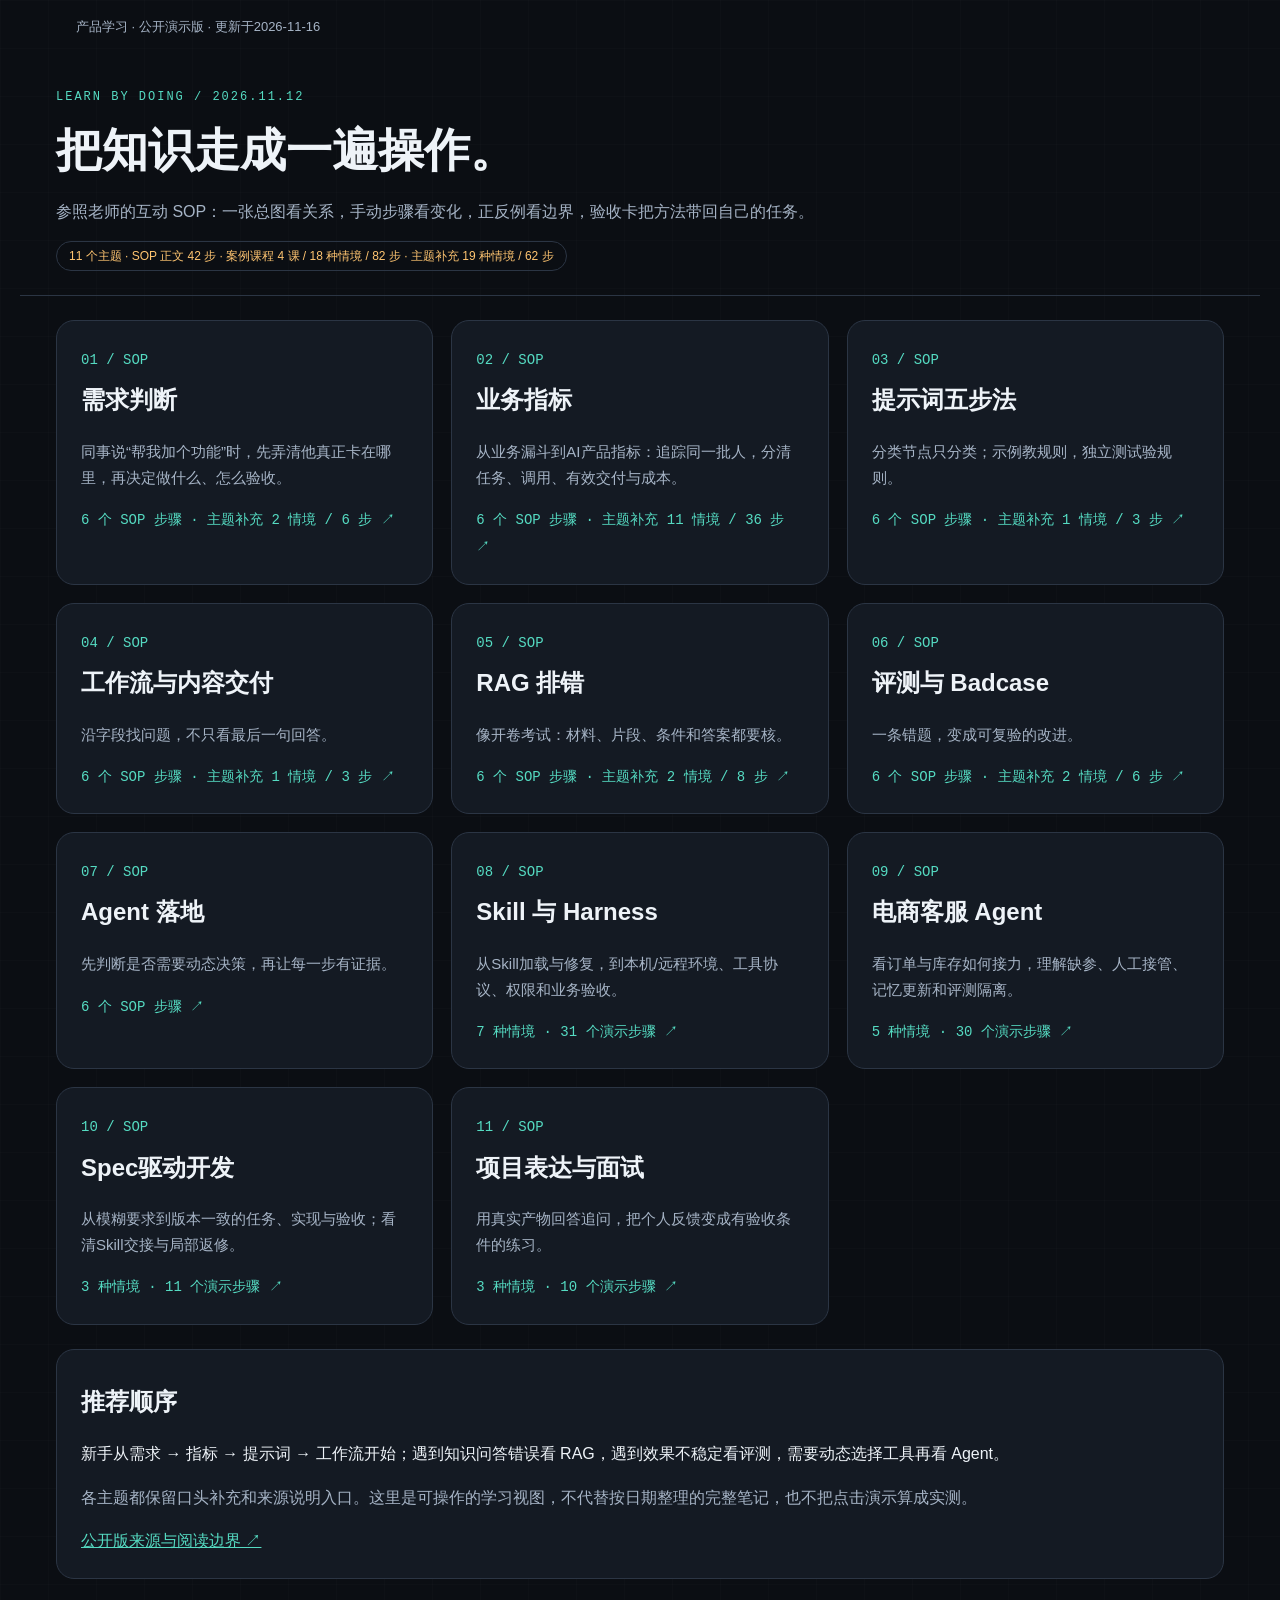
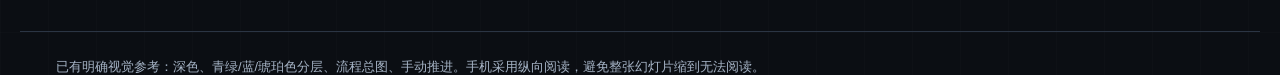
<file: index.html>
<!doctype html><html lang="zh-CN"><meta charset="utf-8"><meta name="viewport" content="width=device-width,initial-scale=1"><title>产品学习 · 互动SOP笔记</title><link rel="stylesheet" href="%E6%A0%B7%E5%BC%8F.css"><link rel="stylesheet" href="%E5%8A%A8%E6%80%81%E6%BC%94%E7%A4%BA.css"><body><div class="host-notice">产品学习 · 公开演示版 · 更新于2026-11-16</div><header><p class="eyebrow">LEARN BY DOING / 2026.11.12</p><h1>把知识走成一遍操作。</h1><p class="sub">参照老师的互动 SOP：一张总图看关系，手动步骤看变化，正反例看边界，验收卡把方法带回自己的任务。</p><span class="badge" id="course-summary">11 个主题 · SOP 正文 42 步 · 案例课程 4 课 / 18 种情境 / 82 步 · 主题补充 19 种情境 / 62 步</span></header><main><div class="cards"><a class="card" href="01-%E9%9C%80%E6%B1%82%E5%88%A4%E6%96%ADSOP.html"><span class="n">01 / SOP</span><h2>需求判断</h2><p>同事说“帮我加个功能”时，先弄清他真正卡在哪里，再决定做什么、怎么验收。</p><span class="n">6 个 SOP 步骤 · 主题补充 2 情境 / 6 步 ↗</span></a><a class="card" href="02-%E4%B8%9A%E5%8A%A1%E6%8C%87%E6%A0%87SOP.html"><span class="n">02 / SOP</span><h2>业务指标</h2><p>从业务漏斗到AI产品指标：追踪同一批人，分清任务、调用、有效交付与成本。</p><span class="n">6 个 SOP 步骤 · 主题补充 11 情境 / 36 步 ↗</span></a><a class="card" href="03-%E6%8F%90%E7%A4%BA%E8%AF%8DSOP.html"><span class="n">03 / SOP</span><h2>提示词五步法</h2><p>分类节点只分类；示例教规则，独立测试验规则。</p><span class="n">6 个 SOP 步骤 · 主题补充 1 情境 / 3 步 ↗</span></a><a class="card" href="04-%E5%B7%A5%E4%BD%9C%E6%B5%81SOP.html"><span class="n">04 / SOP</span><h2>工作流与内容交付</h2><p>沿字段找问题，不只看最后一句回答。</p><span class="n">6 个 SOP 步骤 · 主题补充 1 情境 / 3 步 ↗</span></a><a class="card" href="05-RAG%E6%8E%92%E9%94%99SOP.html"><span class="n">05 / SOP</span><h2>RAG 排错</h2><p>像开卷考试：材料、片段、条件和答案都要核。</p><span class="n">6 个 SOP 步骤 · 主题补充 2 情境 / 8 步 ↗</span></a><a class="card" href="06-%E8%AF%84%E6%B5%8B%E4%B8%8EBadcaseSOP.html"><span class="n">06 / SOP</span><h2>评测与 Badcase</h2><p>一条错题，变成可复验的改进。</p><span class="n">6 个 SOP 步骤 · 主题补充 2 情境 / 6 步 ↗</span></a><a class="card" href="07-Agent%E8%90%BD%E5%9C%B0SOP.html"><span class="n">07 / SOP</span><h2>Agent 落地</h2><p>先判断是否需要动态决策，再让每一步有证据。</p><span class="n">6 个 SOP 步骤 ↗</span></a><a class="card" href="08-Skill%E4%B8%8EHarnessSOP.html"><span class="n">08 / SOP</span><h2>Skill 与 Harness</h2><p>从Skill加载与修复，到本机/远程环境、工具协议、权限和业务验收。</p><span class="n">7 种情境 · 31 个演示步骤 ↗</span></a><a class="card" href="09-%E7%94%B5%E5%95%86%E5%AE%A2%E6%9C%8DAgentSOP.html"><span class="n">09 / SOP</span><h2>电商客服 Agent</h2><p>看订单与库存如何接力，理解缺参、人工接管、记忆更新和评测隔离。</p><span class="n">5 种情境 · 30 个演示步骤 ↗</span></a><a class="card" href="10-Spec%E9%A9%B1%E5%8A%A8%E5%BC%80%E5%8F%91SOP.html"><span class="n">10 / SOP</span><h2>Spec驱动开发</h2><p>从模糊要求到版本一致的任务、实现与验收；看清Skill交接与局部返修。</p><span class="n">3 种情境 · 11 个演示步骤 ↗</span></a><a class="card" href="11-%E9%A1%B9%E7%9B%AE%E8%A1%A8%E8%BE%BE%E4%B8%8E%E9%9D%A2%E8%AF%95SOP.html"><span class="n">11 / SOP</span><h2>项目表达与面试</h2><p>用真实产物回答追问，把个人反馈变成有验收条件的练习。</p><span class="n">3 种情境 · 10 个演示步骤 ↗</span></a></div><div class="box" style="margin-top:24px"><h2>推荐顺序</h2><p>新手从需求 → 指标 → 提示词 → 工作流开始；遇到知识问答错误看 RAG，遇到效果不稳定看评测，需要动态选择工具再看 Agent。</p><p class="muted">各主题都保留口头补充和来源说明入口。这里是可操作的学习视图，不代替按日期整理的完整笔记，也不把点击演示算成实测。</p><a href="来源说明.html">公开版来源与阅读边界 ↗</a></div></main><footer>已有明确视觉参考：深色、青绿/蓝/琥珀色分层、流程总图、手动推进。手机采用纵向阅读，避免整张幻灯片缩到无法阅读。</footer></body></html><style>.host-notice{max-width:1168px;margin:16px auto;padding:0 20px;font-size:13px;color:#a6b4c6}[data-local-source]{color:#a6b4c6;cursor:help}img{max-width:100%}</style>
</file>
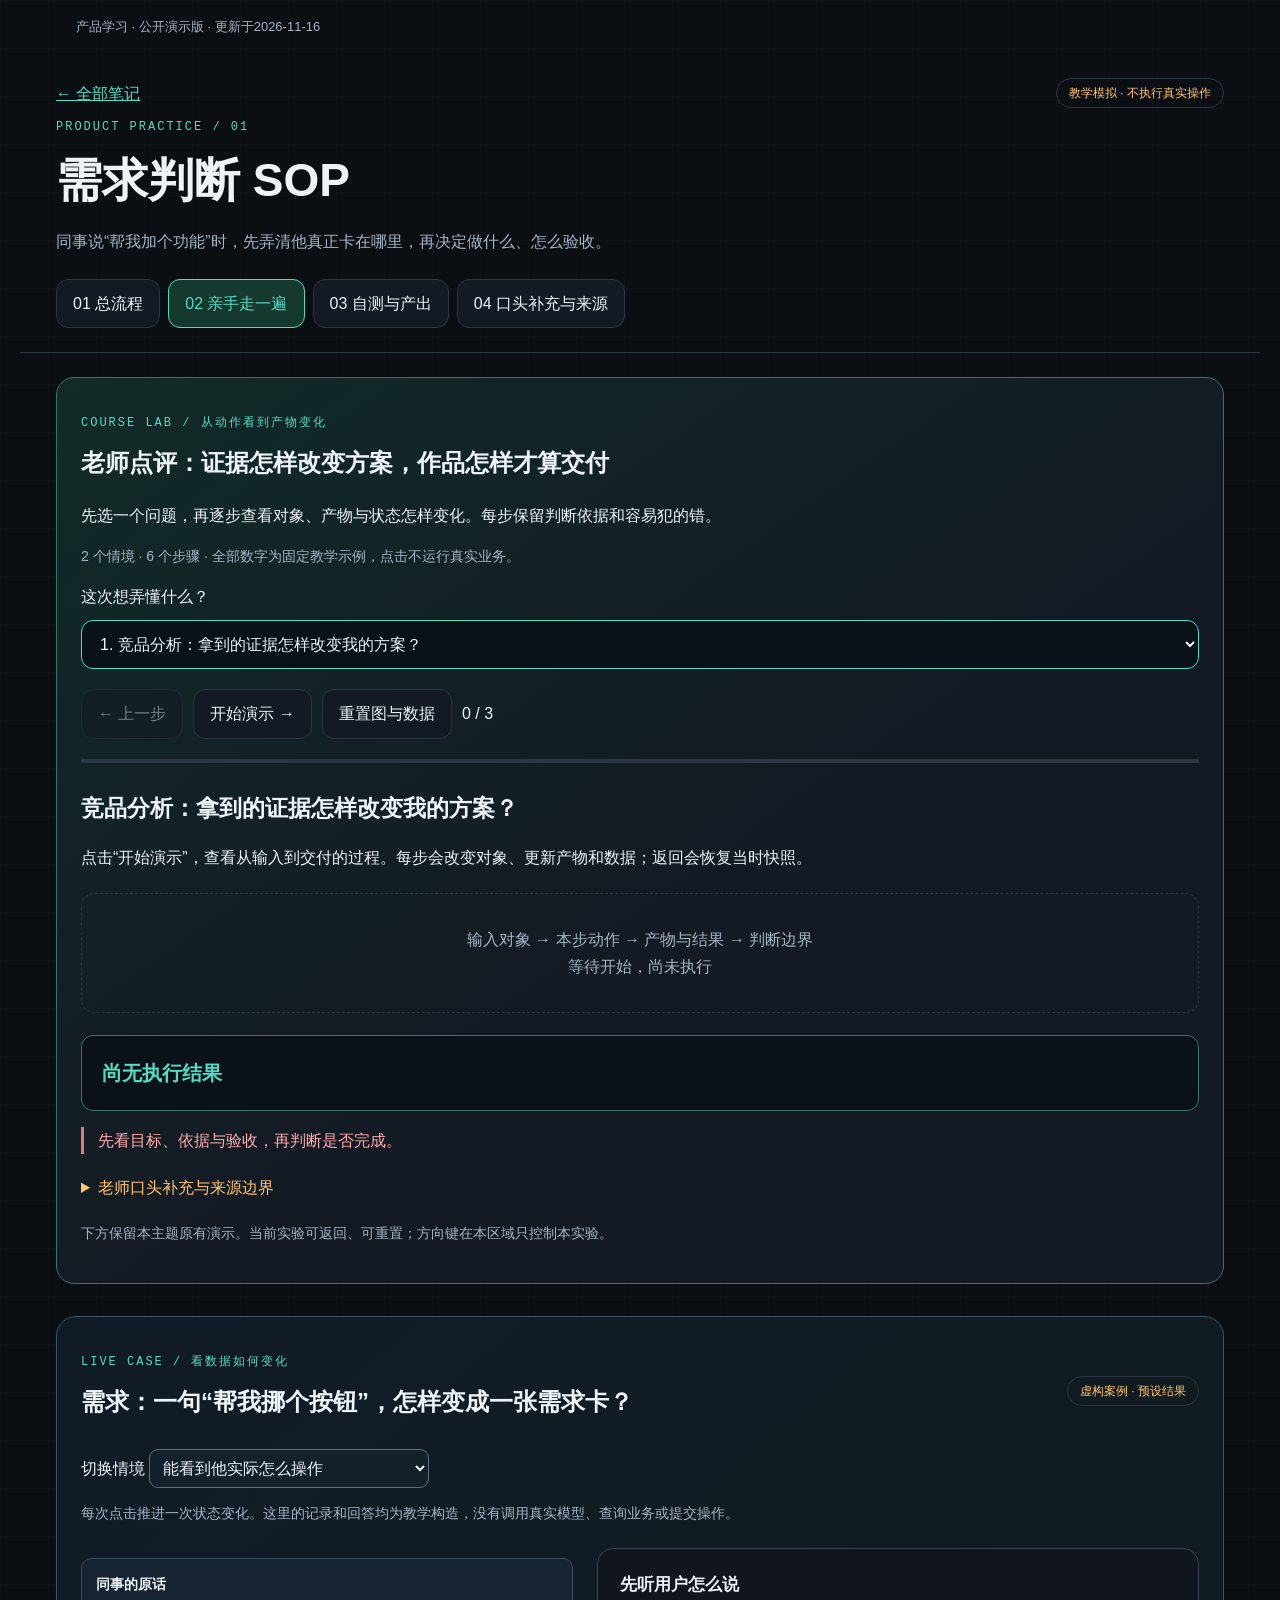
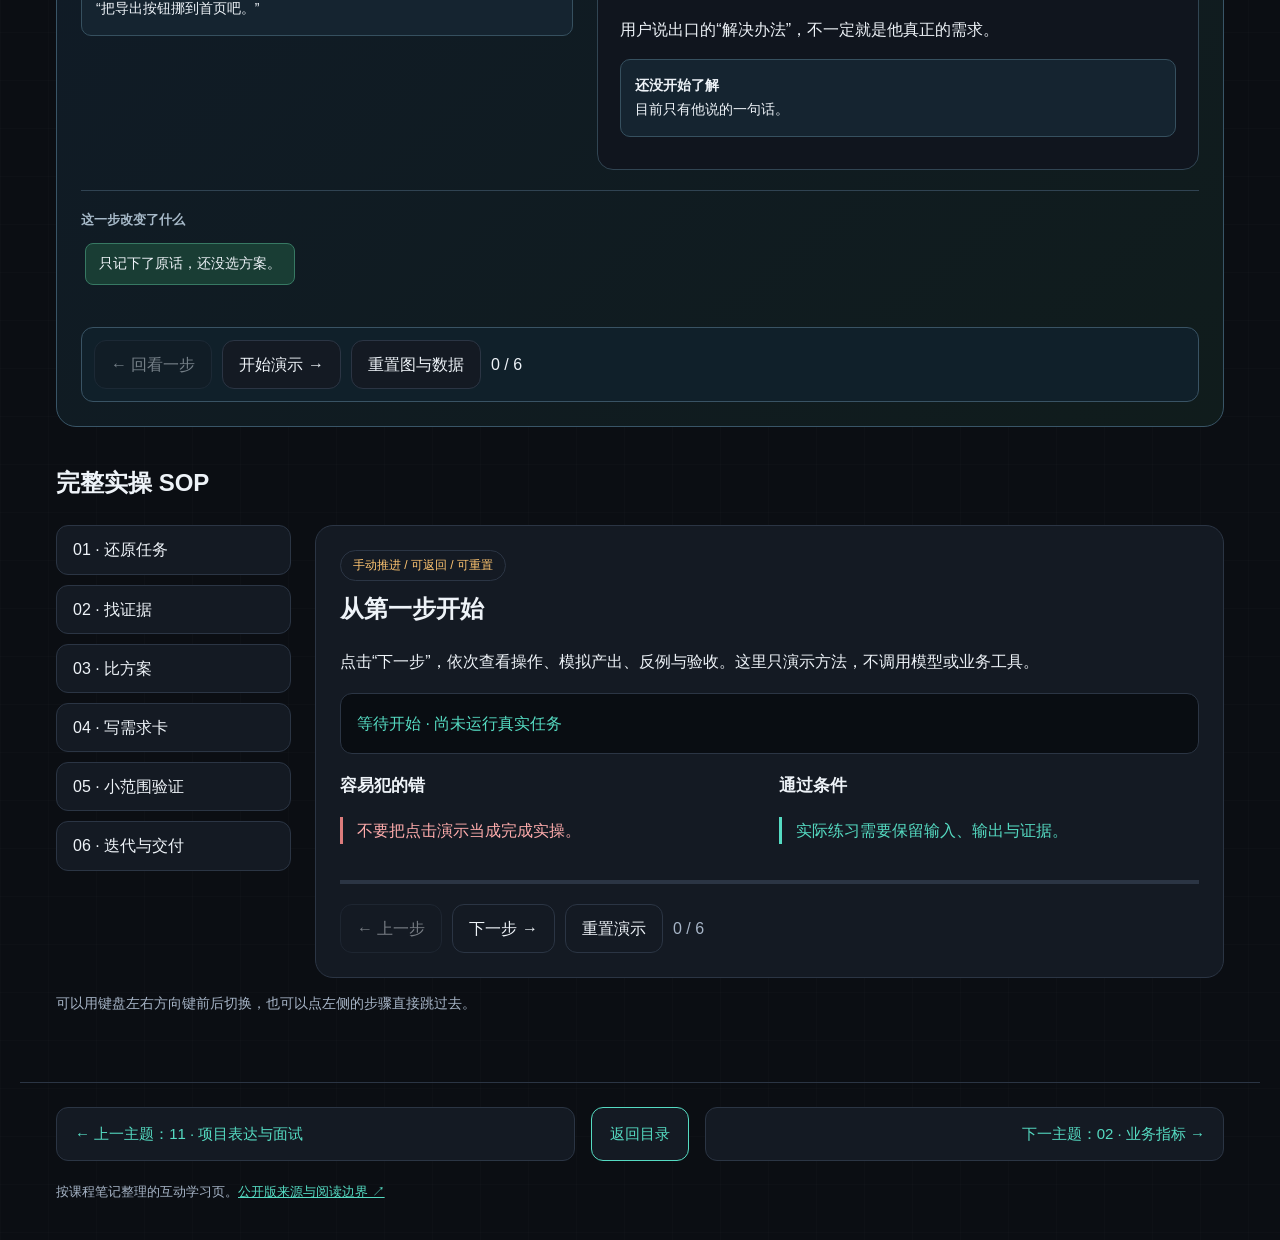
<file: 01-需求判断SOP.html>
<!doctype html><html lang="zh-CN"><meta charset="utf-8"><meta name="viewport" content="width=device-width,initial-scale=1"><title>需求判断 · 互动SOP笔记</title><link rel="stylesheet" href="%E6%A0%B7%E5%BC%8F.css"><link rel="stylesheet" href="%E5%8A%A8%E6%80%81%E6%BC%94%E7%A4%BA.css"><link rel="stylesheet" href="%E4%B8%BB%E9%A2%98%E5%AF%BC%E8%88%AA.css"><body><div class="host-notice">产品学习 · 公开演示版 · 更新于2026-11-16</div><header><div class="top"><a href="%E5%BC%80%E5%A7%8B%E9%98%85%E8%AF%BB.html">← 全部笔记</a><span class="badge">教学模拟 · 不执行真实操作</span></div><p class="eyebrow">PRODUCT PRACTICE / 01</p><h1>需求判断 SOP</h1><p class="sub">同事说“帮我加个功能”时，先弄清他真正卡在哪里，再决定做什么、怎么验收。</p><nav class="tabs" aria-label="阅读模式"><button data-tab="0" aria-selected="true">01 总流程</button><button data-tab="1" aria-selected="false">02 亲手走一遍</button><button data-tab="2" aria-selected="false">03 自测与产出</button><button data-tab="3" aria-selected="false">04 口头补充与来源</button></nav></header><main>
<section data-panel><p class="eyebrow">MAP / 先看完整路径</p><div class="map"><button class="node" data-step="0"><span>STEP 01 →</span><b>还原任务</b></button><button class="node" data-step="1"><span>STEP 02 →</span><b>找证据</b></button><button class="node" data-step="2"><span>STEP 03 →</span><b>比方案</b></button><button class="node" data-step="3"><span>STEP 04 →</span><b>写需求卡</b></button><button class="node" data-step="4"><span>STEP 05 →</span><b>小范围验证</b></button><button class="node" data-step="5"><span>STEP 06 →</span><b>迭代与交付</b></button></div><div class="box"><h2>怎样使用</h2><p>先顺着 1 → 6 看流程，再点击任意步骤进入演示。每步同时看“做什么、留下什么、容易错在哪里、怎样验收”。</p><p class="caption">实际项目里，这些步骤经常来回往返，不必死板按顺序走。页面里的案例都是虚构的教学示例。</p></div><img class="figure" src="80cd8cdf1e72.png" alt="需求判断辅助图解"><p class="caption">图解为学习示意。</p></section>
<section data-panel hidden><section id="dynamic-stage" aria-label="动态流程演示"></section><h2>完整实操 SOP</h2><div class="lab"><aside class="rail" aria-label="步骤"><button data-step="0">01 · 还原任务</button><button data-step="1">02 · 找证据</button><button data-step="2">03 · 比方案</button><button data-step="3">04 · 写需求卡</button><button data-step="4">05 · 小范围验证</button><button data-step="5">06 · 迭代与交付</button></aside><article class="box" aria-live="polite"><span class="badge">手动推进 / 可返回 / 可重置</span><h2 id="step-title"></h2><p id="action"></p><div class="log" id="output"></div><div class="bodygrid"><div><h3>容易犯的错</h3><p class="bad" id="bad"></p></div><div><h3>通过条件</h3><p class="good" id="check"></p></div></div><div class="progress"><i id="bar"></i></div><div class="controls"><button id="prev">← 上一步</button><button id="next">下一步 →</button><button id="reset">重置演示</button><span id="count" class="muted"></span></div></article></div><p class="caption">可以用键盘左右方向键前后切换，也可以点左侧的步骤直接跳过去。</p></section>
<section data-panel hidden><div class="bodygrid"><div class="box"><p class="eyebrow">CHECK / 先判断，再看解释</p><h2>同事说“把导出按钮挪到首页”，你第一步最该做什么？</h2><div class="choices"><button data-choice="0">马上去改按钮的位置</button><button data-choice="1">请他讲讲上次交周报的完整过程</button><button data-choice="2">猜他是想让领导觉得自己效率高</button></div><div class="feedback" id="feedback" role="status" hidden></div><button id="quiz-reset">重做自测</button></div><div class="box"><h2>带走一张实操卡</h2><label for="draft">用自己的任务填写：目标 / 依据 / 操作 / 预期 / 实际 / 待核</label><textarea id="draft" placeholder="目标：
依据：
操作：
预期：
实际（未做就写待测）：
待核："></textarea><button id="download">下载我的草稿</button><p class="caption">内容只在当前页，刷新不保存；下载不会提交给老师，也不会改写课程笔记。</p></div></div></section>
<section data-panel hidden><div class="box"><p class="eyebrow">ORAL NOTES / 主线外也要记</p><h2>老师口头补充与游离知识点</h2><ul class="oral"><li>访谈时，请用户讲“最近一次”的具体经历。（11/7 下午 01:48:58–01:49:29）</li><li>挖掘用户更深层的动机可以做，但不是必须的；不要硬给用户贴心理标签。（11/7 下午 01:51:32）</li><li>掏钱买产品的人、实际操作的人、从中受益的人，可能不是同一个人，要分开考虑。（10/31 下午 01:31:21–01:41:09）</li><li>老师在课上肯定了某个作品，不等于它的需求、功能或市场已经被验证。本页顶部“老师点评”演示就是根据这两次点评做的。（10/21、11/13 作业点评）</li><li>交作业要让对方能打开、看得懂、能上手试。链接可以放在说明文档里，说明里写清入口、核心功能、操作顺序和限制。注意：让人能打开，不等于必须公开或放开更多权限；课上打的 4/5 分是课程评分，不代表产品可以上线。（10/18 第一周 00:06:10–07:16、12:29–13:47、04:06:03–06:43）</li><li>“定时提醒”和“演示时立刻弹出”不是一回事，功能要用实际效果来展示。按钮、音效、提醒、结果气泡要逐个实际检查。注意：09:17 学生说明提醒其实已经做了，所以老师之前“缺这个功能”的判断不能当最终结论。（10/18 第一周 00:08:00–09:46、21:07–24:07）</li><li>老师追问：用户为什么要装它、它服务谁；并补充说这次作业想看到 AI 的实用功能。注意：动画和情绪价值也可以有用，但要和目标连起来，不能简单理解成“动画永远不算功能”。（10/18 第一周 00:27:43–29:46、32:22）</li><li>链接权限、下载按钮和用到的工具，都要和真实能做到的一致。验收时要真的下载一次文件、真的触发一次提醒；简单的规则类任务不必调用大模型。不要给无关的管理权限，也不要把没接通的机器人写成“已实现”。（10/18 第一周 00:35:16–37:49、50:14）</li><li>加载速度、贴图边缘、不同屏幕上的排版，也都算交付质量。页面慢，先实测找原因；在电脑、手机、窄屏上分别检查是否看得清。注意：老师说“可能是图片太大或网络问题”，是待排查的猜测，不是结论。（10/18 第一周 00:55:29–55:41、58:08、01:08:47–09:36）</li><li>课上练的方法可以用到自己的题材和作品上，不要求每个人做一模一样的东西。注意：作品好看、被认可，不能证明有市场需求、销量或有人愿意付钱。（10/18 第一周 01:20:35、01:25:47–28:51）</li><li>对方打开时默认看到的角度和环境要能直接用，必要时准备一个演示兜底方案，不能让观众自己去猜灯光、角度怎么调。录屏可以辅助说明，但不能代替真实的功能验收。（10/18 第一周 01:32:00、01:46:26–47:19）</li><li>汇报时讲清用户、场景、需求、功能，还要追问：谁来提供、谁来付钱、成本多少、价值在哪。使用者、受益者、付款者分开列。注意：2–3 分钟是那一轮汇报的时间限制；课上举的预算数字也不是所有项目的起步金额。（10/18 第一周 02:00:08、02:08:29–12:09）</li><li>宠物选尺码、自动回复评价这类功能，要放回店铺的经营目标里看值不值得做。减少退货、帮顾客更快做决定，都是待验证的收益；还要和把钱花在别处比一比（机会成本），不能因为“能自动回复”就认定值得投入。（10/18 第一周 02:21:24–22:43、02:34:27–38:45）</li><li>蹭热点要看和自己产品的关联性、时效性，也要看自己有没有平台资源和获客能力。曝光不等于转化；没有平台资源时，先把场景缩小，不要照搬大平台的分发打法。（10/18 第一周 02:47:14–48:17、02:51:39–54:59）</li><li>做评论工具、家居工具，要想清楚数据从哪里来、有哪些用户角色、走什么渠道、要花多少钱，并确认接口和授权真的拿得到。评论里影响购买决定的好评和差评都应保留，不能把帮商家删差评当成通用做法。（10/18 第一周 02:56:30–03:00:39、03:12:22–14:34）</li><li>已经有竞品，不代表不能做，但要讲清自己为什么这样选。一个产品可以同时服务商家和买家，关键是定清本期主要服务谁、谁来付钱，不必死板地“只能选 B 端或 C 端”。（10/18 第一周 03:15:01–17:31、03:23:19–25:03）</li><li>熟悉某个行业的人，可以从一个小痛点切入，再继续想怎么获客、怎么转化；先做出来再改。注意：课上被肯定的是思路和进度，不代表产品或商业模式已经验证。（10/18 第一周 03:57:06–57:35、04:03:42–04:04:00、04:16:34–17:43）</li><li>竞品分析 2.0 的重点是“我们据此打算怎么做”，还要看竞品的缺点和失败经验。时间有限时抓住汇报框架：目标与决定 → 关键证据 → 借鉴什么、避开什么 → 本期方案与验证方法。背景资料放附录，别把核心判断挤掉。（11/7 需求分析与用户访谈 17:38–23:52）</li><li>做出海产品，不能只看功能能不能做出来，还要查清记忆和数据存在哪里、各地区规定有什么不同。可以列一张待核实表：地区 × 数据类型 × 用途 × 保存/删除方式 × 依据。注意：老师说的“国内可以存语音转文字结果、不能存原始音频”这类说法，没有找到一手依据，不能当法律规定用。（11/7 需求分析与用户访谈 20:57–22:35）</li><li>说竞品“专业”“记忆好”，要有具体测试支撑；销售说好，不等于实测好；没法试用时，要换一种研究方法。比如把“记忆好”拆成：记得准、取得准、信息更新后不冲突、删除后真的忘掉。每条证据都标明来自授权试用、可操作演示还是公开资料。没有试用权限，不等于产品不支持这个功能，更不等于测试失败。（11/7 需求分析与用户访谈 41:04–43:39、44:52–48:22）</li><li>文档层级太多，会让人看不懂。正文只留任务、对比结论、证据和决定，细节放附录；分几层看内容需要，不必定死。（11/7 需求分析与用户访谈 43:02–43:39、47:23、01:02:19–02:31）</li><li>营销组把竞品的优缺点和自己的 Demo 连起来分析，是有价值的做法。可以参考“发现 → 取舍 → 方案 → 验证”的思路，而不是只列一张功能清单。注意：老师认可这个思路，不代表他们的测试结论都可靠。（11/7 需求分析与用户访谈 01:01:47–02:15）</li><li>轮流汇报能练表达，但每个人都要熟悉内容和结构。先讲清竞品，再推导自己的方案；说“它”的时候，要让听众知道指的是哪家，不要来回切换。（11/7 需求分析与用户访谈 01:25:51–27:08）</li><li>需求访谈、竞品分析和 Demo 要连成一条线，每次汇报带上前一阶段的成果。标清楚哪些决定来自用户访谈、哪些是看了竞品后改的、哪些还只是假设。不用每次把旧材料从头讲一遍。（11/7 需求分析与用户访谈 01:31:56–34:09）</li></ul><p class="caption">括号里是课程日期和录音时间点，方便回去查原话。内容是按录音整理的要点，不是逐字原话。</p></div><div class="box sources" style="margin-top:20px"><h2>来源与公开范围</h2><a href="来源说明.html">公开版来源与阅读边界 ↗</a><a href="来源说明.html">公开版来源与阅读边界 ↗</a><a href="来源说明.html">公开版来源与阅读边界 ↗</a><p>本页把课程内容按操作步骤重新组织。想看课堂上的完整语境，请看按日期整理的笔记。课程里的观点不等于已核实的事实；涉及平台规则和参数的，用之前再查一遍。</p></div></section>
</main><footer><nav class="topic-nav" aria-label="主题导航"><a href="11-%E9%A1%B9%E7%9B%AE%E8%A1%A8%E8%BE%BE%E4%B8%8E%E9%9D%A2%E8%AF%95SOP.html">← 上一主题：11 · 项目表达与面试</a><a class="directory-link" href="%E5%BC%80%E5%A7%8B%E9%98%85%E8%AF%BB.html">返回目录</a><a href="02-%E4%B8%9A%E5%8A%A1%E6%8C%87%E6%A0%87SOP.html">下一主题：02 · 业务指标 →</a></nav><p>按课程笔记整理的互动学习页。<a href="来源说明.html">公开版来源与阅读边界 ↗</a></p></footer><script type="application/json" id="lesson-data">{"slug": "01-需求判断SOP", "title": "需求判断", "sub": "同事说“帮我加个功能”时，先弄清他真正卡在哪里，再决定做什么、怎么验收。", "source": ["来源说明.html"], "oral": ["访谈时，请用户讲“最近一次”的具体经历。（11/7 下午 01:48:58–01:49:29）", "挖掘用户更深层的动机可以做，但不是必须的；不要硬给用户贴心理标签。（11/7 下午 01:51:32）", "掏钱买产品的人、实际操作的人、从中受益的人，可能不是同一个人，要分开考虑。（10/31 下午 01:31:21–01:41:09）", "老师在课上肯定了某个作品，不等于它的需求、功能或市场已经被验证。本页顶部“老师点评”演示就是根据这两次点评做的。（10/21、11/13 作业点评）", "交作业要让对方能打开、看得懂、能上手试。链接可以放在说明文档里，说明里写清入口、核心功能、操作顺序和限制。注意：让人能打开，不等于必须公开或放开更多权限；课上打的 4/5 分是课程评分，不代表产品可以上线。（10/18 第一周 00:06:10–07:16、12:29–13:47、04:06:03–06:43）", "“定时提醒”和“演示时立刻弹出”不是一回事，功能要用实际效果来展示。按钮、音效、提醒、结果气泡要逐个实际检查。注意：09:17 学生说明提醒其实已经做了，所以老师之前“缺这个功能”的判断不能当最终结论。（10/18 第一周 00:08:00–09:46、21:07–24:07）", "老师追问：用户为什么要装它、它服务谁；并补充说这次作业想看到 AI 的实用功能。注意：动画和情绪价值也可以有用，但要和目标连起来，不能简单理解成“动画永远不算功能”。（10/18 第一周 00:27:43–29:46、32:22）", "链接权限、下载按钮和用到的工具，都要和真实能做到的一致。验收时要真的下载一次文件、真的触发一次提醒；简单的规则类任务不必调用大模型。不要给无关的管理权限，也不要把没接通的机器人写成“已实现”。（10/18 第一周 00:35:16–37:49、50:14）", "加载速度、贴图边缘、不同屏幕上的排版，也都算交付质量。页面慢，先实测找原因；在电脑、手机、窄屏上分别检查是否看得清。注意：老师说“可能是图片太大或网络问题”，是待排查的猜测，不是结论。（10/18 第一周 00:55:29–55:41、58:08、01:08:47–09:36）", "课上练的方法可以用到自己的题材和作品上，不要求每个人做一模一样的东西。注意：作品好看、被认可，不能证明有市场需求、销量或有人愿意付钱。（10/18 第一周 01:20:35、01:25:47–28:51）", "对方打开时默认看到的角度和环境要能直接用，必要时准备一个演示兜底方案，不能让观众自己去猜灯光、角度怎么调。录屏可以辅助说明，但不能代替真实的功能验收。（10/18 第一周 01:32:00、01:46:26–47:19）", "汇报时讲清用户、场景、需求、功能，还要追问：谁来提供、谁来付钱、成本多少、价值在哪。使用者、受益者、付款者分开列。注意：2–3 分钟是那一轮汇报的时间限制；课上举的预算数字也不是所有项目的起步金额。（10/18 第一周 02:00:08、02:08:29–12:09）", "宠物选尺码、自动回复评价这类功能，要放回店铺的经营目标里看值不值得做。减少退货、帮顾客更快做决定，都是待验证的收益；还要和把钱花在别处比一比（机会成本），不能因为“能自动回复”就认定值得投入。（10/18 第一周 02:21:24–22:43、02:34:27–38:45）", "蹭热点要看和自己产品的关联性、时效性，也要看自己有没有平台资源和获客能力。曝光不等于转化；没有平台资源时，先把场景缩小，不要照搬大平台的分发打法。（10/18 第一周 02:47:14–48:17、02:51:39–54:59）", "做评论工具、家居工具，要想清楚数据从哪里来、有哪些用户角色、走什么渠道、要花多少钱，并确认接口和授权真的拿得到。评论里影响购买决定的好评和差评都应保留，不能把帮商家删差评当成通用做法。（10/18 第一周 02:56:30–03:00:39、03:12:22–14:34）", "已经有竞品，不代表不能做，但要讲清自己为什么这样选。一个产品可以同时服务商家和买家，关键是定清本期主要服务谁、谁来付钱，不必死板地“只能选 B 端或 C 端”。（10/18 第一周 03:15:01–17:31、03:23:19–25:03）", "熟悉某个行业的人，可以从一个小痛点切入，再继续想怎么获客、怎么转化；先做出来再改。注意：课上被肯定的是思路和进度，不代表产品或商业模式已经验证。（10/18 第一周 03:57:06–57:35、04:03:42–04:04:00、04:16:34–17:43）", "竞品分析 2.0 的重点是“我们据此打算怎么做”，还要看竞品的缺点和失败经验。时间有限时抓住汇报框架：目标与决定 → 关键证据 → 借鉴什么、避开什么 → 本期方案与验证方法。背景资料放附录，别把核心判断挤掉。（11/7 需求分析与用户访谈 17:38–23:52）", "做出海产品，不能只看功能能不能做出来，还要查清记忆和数据存在哪里、各地区规定有什么不同。可以列一张待核实表：地区 × 数据类型 × 用途 × 保存/删除方式 × 依据。注意：老师说的“国内可以存语音转文字结果、不能存原始音频”这类说法，没有找到一手依据，不能当法律规定用。（11/7 需求分析与用户访谈 20:57–22:35）", "说竞品“专业”“记忆好”，要有具体测试支撑；销售说好，不等于实测好；没法试用时，要换一种研究方法。比如把“记忆好”拆成：记得准、取得准、信息更新后不冲突、删除后真的忘掉。每条证据都标明来自授权试用、可操作演示还是公开资料。没有试用权限，不等于产品不支持这个功能，更不等于测试失败。（11/7 需求分析与用户访谈 41:04–43:39、44:52–48:22）", "文档层级太多，会让人看不懂。正文只留任务、对比结论、证据和决定，细节放附录；分几层看内容需要，不必定死。（11/7 需求分析与用户访谈 43:02–43:39、47:23、01:02:19–02:31）", "营销组把竞品的优缺点和自己的 Demo 连起来分析，是有价值的做法。可以参考“发现 → 取舍 → 方案 → 验证”的思路，而不是只列一张功能清单。注意：老师认可这个思路，不代表他们的测试结论都可靠。（11/7 需求分析与用户访谈 01:01:47–02:15）", "轮流汇报能练表达，但每个人都要熟悉内容和结构。先讲清竞品，再推导自己的方案；说“它”的时候，要让听众知道指的是哪家，不要来回切换。（11/7 需求分析与用户访谈 01:25:51–27:08）", "需求访谈、竞品分析和 Demo 要连成一条线，每次汇报带上前一阶段的成果。标清楚哪些决定来自用户访谈、哪些是看了竞品后改的、哪些还只是假设。不用每次把旧材料从头讲一遍。（11/7 需求分析与用户访谈 01:31:56–34:09）"], "steps": [{"name": "还原任务", "action": "同事说：“把导出按钮挪到首页吧。”先别急着动手，请他讲讲上周五交周报的完整过程：从哪里导出、导出后做了什么、最后发给了谁。", "output": "你可能会听到：导出表格 → 打开邮箱 → 上传附件 → 发给主管。\n初步猜测：真正费事的也许不是“找按钮”，而是导出后还得手动转交。（这只是猜测，下一步去核实。）", "bad": "一听到需求就直接去挪按钮；或者心里认定“是他自己不会用”。", "check": "能写清四件事：谁在用、在什么情况下用、现在怎么做、卡在哪一步。自己猜的部分单独标上“推测”。"}, {"name": "找证据", "action": "去验证刚才的猜测：查一下系统里的操作记录，或者请他当面再交一次周报，你在旁边看。需要追问时用中性的问法，比如“然后呢？”，别问“是不是上传很麻烦？”这种自带答案的问题。", "output": "把看到的写成一张证据卡：\n· 什么时候看到的\n· 他的原话\n· 你亲眼看到的操作\n· 还不知道的事（比如别的同事是不是也这样）", "bad": "让 AI 编一个“用户画像”就当成真实用户；或者看到一条差评，就认定所有人都有这个问题。", "check": "别人拿着你的证据卡能找回原始记录。没查到的数据就写“还不知道”，不要估一个数填上去。"}, {"name": "比方案", "action": "把几种做法摆在一起比：A 把按钮挪到首页；B 一键发给主管；C 生成共享链接，主管直接打开看；D 什么都不改，维持现状。", "output": "每个方案写四点：\n· 预计能省掉哪一步\n· 要花多少开发成本\n· 有什么限制（比如主管有没有权限打开链接）\n· 万一出错，代价有多大", "bad": "因为最近在学 AI Agent，就觉得这里一定要用 Agent。", "check": "能讲清楚：为什么选中的方案最适合眼下这个问题，其他方案为什么暂时不选。"}, {"name": "写需求卡", "action": "把选中的方案写成一张需求卡：要达到什么目标、这次做什么和不做什么、依赖哪些数据和权限、谁来负责、怎样才算做成。", "output": "例：\n目标：交周报时少一道“导出再上传”的手续\n范围：本期只做共享链接；没有他的同意，不替他自动发送\n依赖：主管要有查看权限\n负责人：（填写具体的人）\n验收：主管能打开链接，看到正确的周报", "bad": "只写“智能、好用、体验流畅”——这些词没法判断做没做成。", "check": "任何人看完都能判断“做成了没有”；这次不做的事也写明白了。"}, {"name": "小范围验证", "action": "找一两位真的要交周报的同事，用新方案交一次，你在旁边看他们在哪里卡住。", "output": "记录三件事：有没有顺利交上、花了多长时间、在哪一步出了问题。还没试过的，就写“待测”。", "bad": "朋友说“挺好的”，或者问 AI 它也说“好”，就宣布需求成立。", "check": "“预期会怎样”和“实际看到了什么”分开写；没做过的测试，不能写成做过。"}, {"name": "迭代与交付", "action": "根据试用中发现的问题修改方案，然后把整件事整理成一份交付材料。", "output": "交付材料包括：需求卡 + 证据卡 + 最小可用方案 + 还没确认的问题清单。", "bad": "只发一个链接过去，说不清这是给谁用的、解决了什么问题。", "check": "每一处修改都能对应到一条证据；改完以后，再用最初的那个问题检验一次。"}], "question": "同事说“把导出按钮挪到首页”，你第一步最该做什么？", "answers": ["马上去改按钮的位置", "请他讲讲上次交周报的完整过程", "猜他是想让领导觉得自己效率高"], "correct": 1, "explain": "先弄清他实际是怎么做的、卡在哪里，再决定要不要挪按钮、怎么改。直接动手，可能解决的不是真正的问题；凭空猜动机，也没有依据。", "img": "2026-11-12/图解笔记/05-需求Y模型.png", "metric_lab": {"title": "老师点评：证据怎样改变方案，作品怎样才算交付", "modes": [{"id": "evidence", "label": "竞品分析：拿到的证据怎样改变我的方案？", "source": "依据 11/13 作业点评，以及 11/7 课程 17:38–23:52、41:04–48:22、01:31:56–01:34:09。产品 A、B 都是虚构的。", "steps": [{"title": "先把“宣传”和“实测”分开", "explain": "竞品 A 的销售说它“记忆很好”；竞品 B 我们还没拿到试用权限。现在只能先记下手里的证据是什么类型，还不能打分或排名。", "groups": [{"label": "A 的证据", "items": ["只有销售的说法"], "tone": "neutral"}, {"label": "B 的情况", "items": ["没有试用权限", "还没测"], "tone": "neutral"}, {"label": "现在能下的结论", "items": ["还判断不了谁更好"], "tone": "neutral"}], "formula": "没权限试用，只说明 B “还没测”，不说明 B 不行", "bad": "界面看着专业、会画脑图，都证明不了它记得准。"}, {"title": "用同一个任务去测，并记下测试条件", "explain": "假设拿到了 A 的试用：先告诉它“我养猫”，再更正“我不养猫了”，然后开一个新对话问它——它还说你养猫。把版本、套餐、输入内容和对话日志都记下来。B 仍然没测。", "groups": [{"label": "A 的测试", "items": ["先说：我养猫", "更正：不养了", "新对话里：仍说养猫"], "tone": "bad"}, {"label": "要保存的证据", "items": ["同一个测试任务", "版本 / 套餐 / 时间", "对话日志"], "tone": "neutral"}, {"label": "B", "items": ["没测，不记为 0 分"], "tone": "warn"}], "formula": "A 在这次测试里没能更新信息；不能由此说它在所有场景都差", "bad": "这是教学演示，不是对任何真实产品的评价。"}, {"title": "从发现推出自己的方案", "explain": "如果用户访谈也显示“用户需要改掉过时的信息”，这期就做：让用户能查看并更正旧信息，再测试更正后旧信息是否真的不再起作用。先做一个小闭环，不照搬竞品的全部功能。", "groups": [{"label": "需求依据", "items": ["用户需要更正过时信息"], "tone": "neutral"}, {"label": "我们的取舍", "items": ["增加“更正”入口", "保留修改记录"], "tone": "neutral"}, {"label": "怎样算做成", "items": ["问到时给出新信息", "旧信息不再影响建议"], "tone": "neutral"}], "formula": "发现 → 取舍 → 方案 → 验证", "bad": "如果“用户需要更正”没有真实访谈支撑，就要标成“待验证的假设”。"}]}, {"id": "delivery", "label": "作业点评：有了按钮，不等于做完了", "source": "依据 10/21 作业点评，以及第一周课程 00:06:10–13:47、00:35:16–37:49、01:32:00–01:47:19。", "steps": [{"title": "先站在接收者的角度打开看看", "explain": "假设这是一份网页作业：能打开，但“下载”按钮只是个样子，点了没反应；用手机看，内容超出了屏幕。老师觉得外观不错，不代表它能用。", "groups": [{"label": "打开", "items": ["页面能打开"], "tone": "good"}, {"label": "下载按钮", "items": ["点了没反应"], "tone": "bad"}, {"label": "手机上", "items": ["内容超出屏幕"], "tone": "warn"}], "formula": "能打开 ≠ 能用：功能还没合格", "bad": "需要设置访问权限时，只给必要的权限，不要为了方便一律公开。"}, {"title": "逐个修好，并实际检查结果", "explain": "把下载按钮接上真实文件，调整手机上的排版。修完后真的点一次下载，确认文件能打开、尺寸对；还没做好的提醒功能，继续标“待实现”。", "groups": [{"label": "下载", "items": ["拿到了文件", "文件能打开"], "tone": "good"}, {"label": "手机上", "items": ["不再超出屏幕", "按钮能点"], "tone": "good"}, {"label": "提醒", "items": ["待实现"], "tone": "warn"}], "formula": "修具体的问题，同时确认原来好的地方没被改坏", "bad": "录屏可以帮忙说明，但不能代替真的去点一遍。"}, {"title": "写一份别人能照着用的说明", "explain": "说明里写清：从哪里打开、怎么操作、能做什么、有哪些限制。至于能不能带来业务收益，还没测过，不要把“生成更快”写成“销量一定上涨”。", "groups": [{"label": "使用说明", "items": ["打开 → 输入 → 操作 → 看结果"], "tone": "neutral"}, {"label": "功能状态", "items": ["下载：已完成", "提醒：还没接通"], "tone": "neutral"}, {"label": "业务效果", "items": ["有没有人用：待测", "带来什么收益：待测"], "tone": "neutral"}], "formula": "交付 = 能打开 + 能操作 + 能验证 + 讲清限制", "bad": "默认视角、加载速度、字号是否看得清，也都算交付的一部分。"}]}]}, "extra_sources": []}</script><script src="%E4%BA%A4%E4%BA%92.js"></script><script src="%E6%A1%88%E4%BE%8B%E5%8A%A8%E6%80%81%E6%BC%94%E7%A4%BA.js"></script><script src="%E5%8A%A8%E6%80%81%E6%BC%94%E7%A4%BA.js"></script><link rel="stylesheet" href="%E6%8C%87%E6%A0%87%E8%BF%9B%E9%98%B6%E6%BC%94%E7%A4%BA.css"><script src="%E6%8C%87%E6%A0%87%E8%BF%9B%E9%98%B6%E6%BC%94%E7%A4%BA.js"></script></body></html><style>.host-notice{max-width:1168px;margin:16px auto;padding:0 20px;font-size:13px;color:#a6b4c6}[data-local-source]{color:#a6b4c6;cursor:help}img{max-width:100%}</style>
</file>
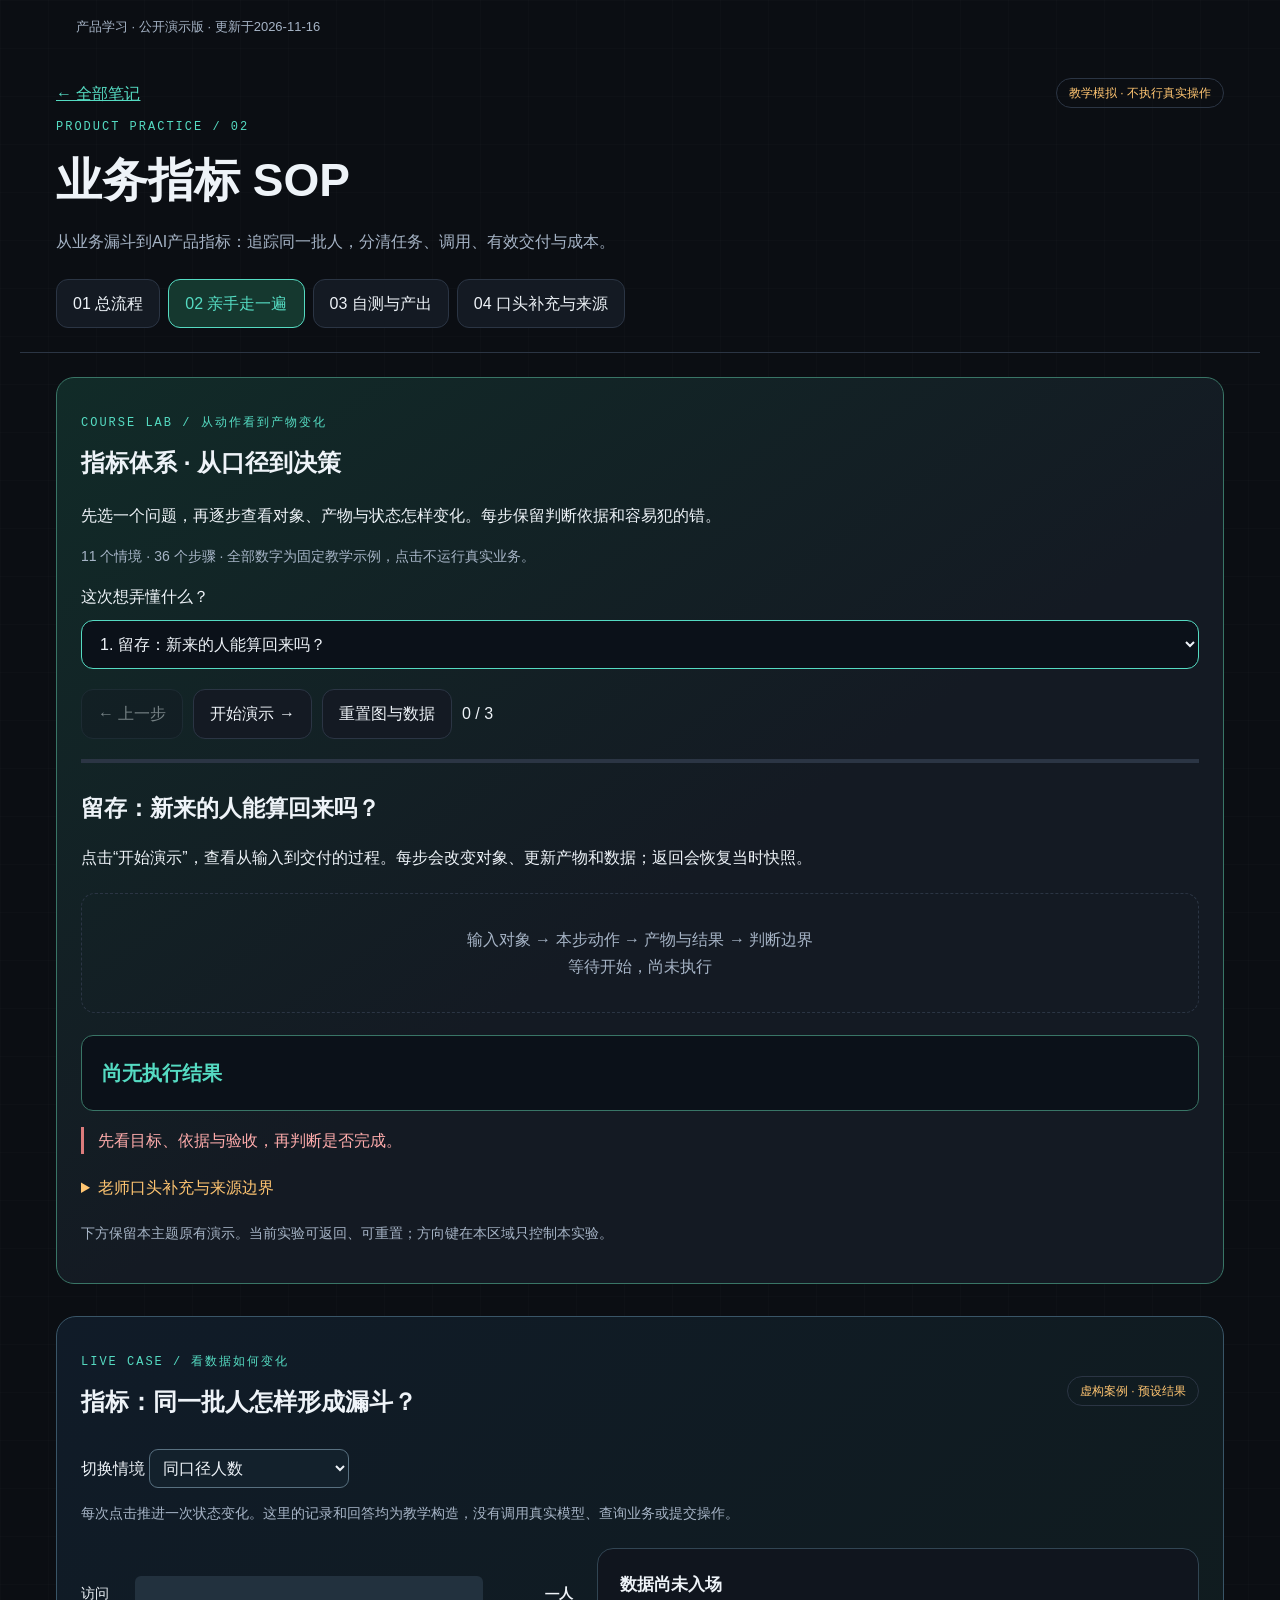
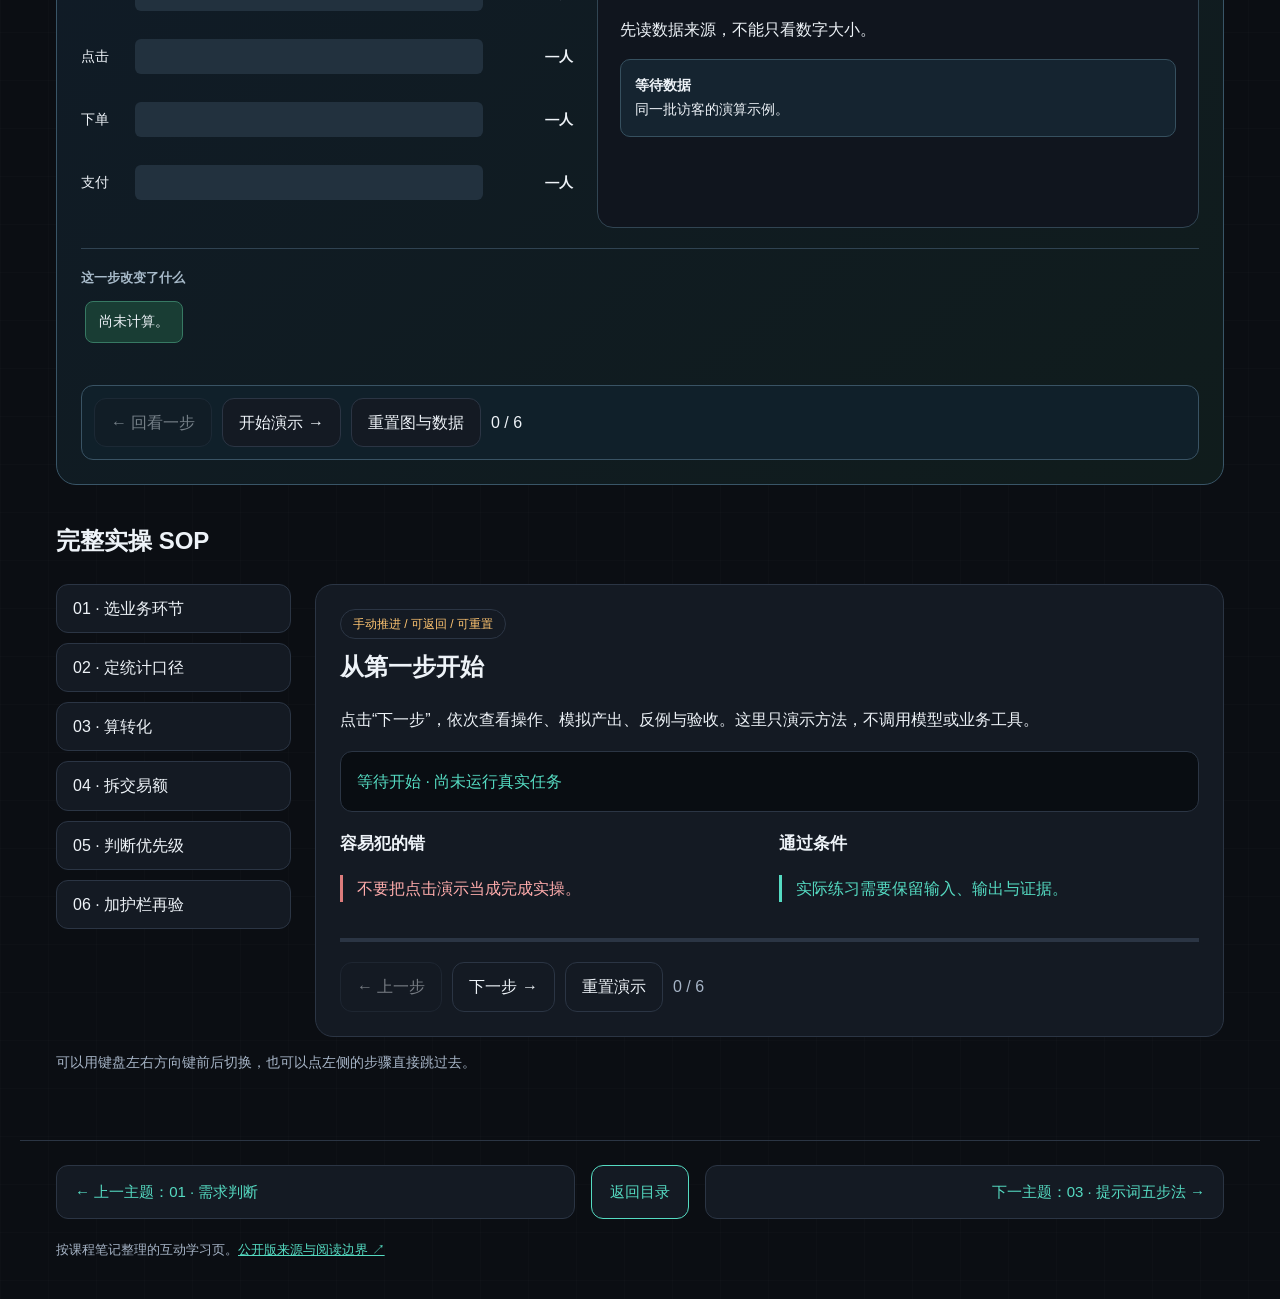
<file: 02-业务指标SOP.html>
<!doctype html><html lang="zh-CN"><meta charset="utf-8"><meta name="viewport" content="width=device-width,initial-scale=1"><title>业务指标 · 互动SOP笔记</title><link rel="stylesheet" href="%E6%A0%B7%E5%BC%8F.css"><link rel="stylesheet" href="%E5%8A%A8%E6%80%81%E6%BC%94%E7%A4%BA.css"><link rel="stylesheet" href="%E4%B8%BB%E9%A2%98%E5%AF%BC%E8%88%AA.css"><body><div class="host-notice">产品学习 · 公开演示版 · 更新于2026-11-16</div><header><div class="top"><a href="%E5%BC%80%E5%A7%8B%E9%98%85%E8%AF%BB.html">← 全部笔记</a><span class="badge">教学模拟 · 不执行真实操作</span></div><p class="eyebrow">PRODUCT PRACTICE / 02</p><h1>业务指标 SOP</h1><p class="sub">从业务漏斗到AI产品指标：追踪同一批人，分清任务、调用、有效交付与成本。</p><nav class="tabs" aria-label="阅读模式"><button data-tab="0" aria-selected="true">01 总流程</button><button data-tab="1" aria-selected="false">02 亲手走一遍</button><button data-tab="2" aria-selected="false">03 自测与产出</button><button data-tab="3" aria-selected="false">04 口头补充与来源</button></nav></header><main>
<section data-panel><p class="eyebrow">MAP / 先看完整路径</p><div class="map"><button class="node" data-step="0"><span>STEP 01 →</span><b>选业务环节</b></button><button class="node" data-step="1"><span>STEP 02 →</span><b>定统计口径</b></button><button class="node" data-step="2"><span>STEP 03 →</span><b>算转化</b></button><button class="node" data-step="3"><span>STEP 04 →</span><b>拆交易额</b></button><button class="node" data-step="4"><span>STEP 05 →</span><b>判断优先级</b></button><button class="node" data-step="5"><span>STEP 06 →</span><b>加护栏再验</b></button></div><div class="box"><h2>怎样使用</h2><p>先顺着 1 → 6 看流程，再点击任意步骤进入演示。每步同时看“做什么、留下什么、容易错在哪里、怎样验收”。</p><p class="caption">实际项目里，这些步骤经常来回往返，不必死板按顺序走。页面里的案例都是虚构的教学示例。</p></div><img class="figure" src="dabf70fe0c77.png" alt="业务指标辅助图解"><p class="caption">图解为学习示意。</p></section>
<section data-panel hidden><section id="dynamic-stage" aria-label="动态流程演示"></section><h2>完整实操 SOP</h2><div class="lab"><aside class="rail" aria-label="步骤"><button data-step="0">01 · 选业务环节</button><button data-step="1">02 · 定统计口径</button><button data-step="2">03 · 算转化</button><button data-step="3">04 · 拆交易额</button><button data-step="4">05 · 判断优先级</button><button data-step="5">06 · 加护栏再验</button></aside><article class="box" aria-live="polite"><span class="badge">手动推进 / 可返回 / 可重置</span><h2 id="step-title"></h2><p id="action"></p><div class="log" id="output"></div><div class="bodygrid"><div><h3>容易犯的错</h3><p class="bad" id="bad"></p></div><div><h3>通过条件</h3><p class="good" id="check"></p></div></div><div class="progress"><i id="bar"></i></div><div class="controls"><button id="prev">← 上一步</button><button id="next">下一步 →</button><button id="reset">重置演示</button><span id="count" class="muted"></span></div></article></div><p class="caption">可以用键盘左右方向键前后切换，也可以点左侧的步骤直接跳过去。</p></section>
<section data-panel hidden><div class="bodygrid"><div class="box"><p class="eyebrow">CHECK / 先判断，再看解释</p><h2>已统计全部支付订单，还要乘复购率吗？</h2><div class="choices"><button data-choice="0">总是要</button><button data-choice="1">不能重复计入；先核拆解口径</button><button data-choice="2">只要数值更高就可以</button></div><div class="feedback" id="feedback" role="status" hidden></div><button id="quiz-reset">重做自测</button></div><div class="box"><h2>带走一张实操卡</h2><label for="draft">用自己的任务填写：目标 / 依据 / 操作 / 预期 / 实际 / 待核</label><textarea id="draft" placeholder="目标：
依据：
操作：
预期：
实际（未做就写待测）：
待核："></textarea><button id="download">下载我的草稿</button><p class="caption">内容只在当前页，刷新不保存；下载不会提交给老师，也不会改写课程笔记。</p></div></div></section>
<section data-panel hidden><div class="box"><p class="eyebrow">ORAL NOTES / 主线外也要记</p><h2>老师口头补充与游离知识点</h2><ul class="oral"><li>第一周 N04-image58–69：某一因子增加的算术推演，不能忽略其他因子变化。</li><li>11/7 PM 01:56:14–01:58:30：数、问、试都要核单位和人群。</li><li>11/15长录音02:17:04—02:19:19：老师追问复杂任务怎样算完成，课堂尚要求继续确认。动态示例明确写出自定验收，不把同学回答当定论。</li><li>11/15长录音02:24:24—02:32:06：从场景与目标拆指标；同时看使用覆盖、稳定性、有效产出和成本。规划模型和重试的消耗也要计入。层级数量不机械限定。</li><li>11/15长录音03:15:35—03:18:06：AI容易越拆越细，拆到足以支持判断就应收束；课堂120分钟以1.5倍速播放应为80分钟，不是90分钟。</li><li>11/15图94—95：发起后失败仍可算“使用过”；finish包括失败、超时和取消，不等于成功。是否能只用finish算率，要先验证终态是否齐全。</li><li>11/15长录音03:33:17—03:35:04、03:50:38—03:52:10：指标文档列清已埋事件，避免重复建设；新功能补所需事件，旧事件语义或触发变化仍要复核，不能理解成永远只埋一次。</li><li>11/15长录音03:45:47—03:50:28：课堂要求先做指标文档，不是看板。注册量不能单独证明价值；赠送积分应联看真实使用、留存和成本。案例损失金额未独立核验，不作行业基准。</li><li>2026-11-15 指标体系与产品决策：00:00—00:12:16 / 不把老师或AI当绝对权威；招聘看能否把事情做出来 / 用证据判断，不把讲师经历与薪资宣传当行业规律</li><li>2026-11-15 指标体系与产品决策：00:12:16—00:18:57 / 围绕JD梳理能力；让AI先帮分析再输出 / JD是职位要求；先列真实证据和缺口，再写表达，别补造年限</li><li>2026-11-15 指标体系与产品决策：00:18:57—00:22:32 / 用AI帮助思考，不能只照读答案 / “80/20”是讲师建议，不是经验证的固定比例</li><li>2026-11-15 指标体系与产品决策：00:22:32—00:29左右 / 框架与模型工具选择 / 框架为问题服务；品牌优劣、必须购买等个人判断未核，不转为购置任务</li><li>2026-11-15 指标体系与产品决策：00:29—00:38:50 / 同一真实项目可回答不同面试问题；关键词练表达 / 先理解事实再脱稿复述，详见面试笔记；不背一套万能答案</li><li>2026-11-15 指标体系与产品决策：00:38:50—00:48:38 / 一手材料与二手总结、讨论中的条件判断 / 根据任务交叉使用；不能把“有条件地判断”变成回避明确问题</li><li>2026-11-15 指标体系与产品决策：00:48:39—00:53左右 / 模拟面试暴露知识缺口 / 记录问题→缺能力→下一次练习，不套“几场后必过”的承诺</li><li>2026-11-15 指标体系与产品决策：01:01:56—01:03左右 / 商业指标外还要看用户体验 / 体验可作制衡指标；课堂企业历史未经独立核实</li><li>2026-11-15 指标体系与产品决策：01:08:34—01:19:19 / AI能力之外，还有部署和上手门槛 / “把环境准备好再交用户”是产品思路；不把未实践的面试设想当落地经验</li><li>2026-11-15 指标体系与产品决策：01:19:54—01:23:41 / 实践中知识可能逐渐贯通 / 转为小任务验证；不采纳“入职可闲置几个月”或快速跳槽叙事为规则</li><li>2026-11-15 指标体系与产品决策：01:28:06—01:34:40 / 从数据到业务动作 / 热销先核缺货风险；低销量先查原因，不能直接降价/减产</li><li>2026-11-15 指标体系与产品决策：01:37:33—01:38:59 / 提炼精确关键词；度、率、比帮助识别指标 / 命名不是定义，订单量、时长也可以是指标</li><li>2026-11-15 指标体系与产品决策：01:52:09—01:53:44 / 产品经理可以自定义指标 / 自定义必须可算、可解释、稳定；不能为好看随意改分母</li><li>2026-11-15 指标体系与产品决策：02:00:33—02:02:48 / 活跃可以分轻度与深度 / 按核心任务分层，别把小众功能使用当唯一深度标准</li><li>2026-11-15 指标体系与产品决策：02:06左右—02:12:42 / 曝光、引导、签到可能改变使用与留存 / 都是候选动作；签到提升打开不一定提升真实价值，前后变化也不能单独证明因果</li><li>2026-11-15 指标体系与产品决策：02:12:42—02:17:27 / 数据→发现问题→动作→验证；回应用户应有取舍 / “父系/母系”是课堂比喻，非正式产品分类；不必记品牌标签</li><li>2026-11-15 指标体系与产品决策：02:17:27—02:19:59 / 入职学习、用AI试错 / 仅保留在授权环境学习与验证；不采纳虚构履历、取走公司资料等说法为操作建议</li><li>2026-11-15 指标体系与产品决策：00:00—00:02:14 / 下次模拟面试与本次录音比较表达、技术判断、业务熟悉度等 / 看可观察改变；下一次日期未给，点名音近处待核</li><li>2026-11-15 指标体系与产品决策：00:02:50—00:30:20 / 业务不懂就继续追到用户、价值、流程和卡点；讲给陌生面试官听 / 不默认对方了解行业，抽象后要回到具体行动</li><li>2026-11-15 指标体系与产品决策：00:20—00:23 / 迭代已有产品也需要找流程卡点 / “明年0到1机会几乎为零”是未经核实预测，不记成行业事实</li><li>2026-11-15 指标体系与产品决策：00:32—00:39 / 从桌宠交互到模型、视觉、语音逐层动手，形成体感 / 录音把语音播报/音色与ASR混说；播报通常对应TTS文本转语音，ASR是语音识别转文字</li><li>2026-11-15 指标体系与产品决策：00:46左右 / 把老师、同学和业务方当可请教资源 / 可交流取证，不将班级分组当产品组织事实</li><li>2026-11-15 指标体系与产品决策：01:10—01:19 / 曝光有线上线下多种触点，流程中的奖励可影响行为 / 不采纳误导点击/制造紧迫感为默认策略；奖励引来的人未必真正使用</li><li>2026-11-15 指标体系与产品决策：01:30—01:38 / 介绍增长、旅程、目标拆解框架 / 图66/68/82现已确认AARRR、UJM、OSM名称；框架名仍不能代替实际定义</li><li>2026-11-15 指标体系与产品决策：02:14—02:20 / 目标随产品阶段调整；复杂任务要先定义成功 / 子任务完成比例和整个任务完成率分开</li><li>2026-11-15 指标体系与产品决策：02:20:40—02:24:20 / 累计注册量与日活不是一回事；工具按需用 / 5%—15%与后段10%—15%口述不一致且无样本，不当行业基准；同一去重体系下注册用户和活跃用户并非完全无关</li><li>2026-11-15 指标体系与产品决策：02:24—02:36 / 创作工具须看有效交付、返工、所有模型调用成本 / 用于定义自己的指标，不能照抄他公司数字</li><li>2026-11-15 指标体系与产品决策：02:36:30—02:43:56 / 分享前先讲背景；陪伴产品不只测“弹出一条回复” / 先解释核心用户任务，聊天轮次不是普适价值指标</li><li>2026-11-15 指标体系与产品决策：02:44—02:56 / 看板对比与使用下降归因 / 周期、任务量、收费、埋点与质量都需查，不能单凭曲线给公司下结论</li><li>2026-11-15 指标体系与产品决策：02:55:50—02:56:50 / 用配送/好评例子说明不同观测节点 / 企业历史与竞争结果未核；更深的步骤不自动更真实，也可能有选择偏差</li><li>2026-11-15 指标体系与产品决策：03:15:35—03:18:06 / 指标不用无限拆；看完两部剧改成更早的观测节点 / 深度与可观测性取舍；120分钟按1.5倍速是80分钟，原口述90分钟算术不准</li><li>2026-11-15 指标体系与产品决策：03:18—03:19:30 / 付费节点会影响转化 / 只保留节点设计与用户体验的关系；不记录露骨案例和私人闲聊，不泛化所有海外产品</li><li>2026-11-15 指标体系与产品决策：03:22:05—03:25:42 / AI产品也要做需求、业务、评测，需理解模型能力边界 / “面试没过15分钟就只因业务差”“传统产品不用模型”均过度绝对，不采纳</li><li>2026-11-15 指标体系与产品决策：03:26:29—03:32:20 / 首反馈、完整耗时、失败解释都影响体验 / TTFT不等于全程；502不等于违规；详见§10.5</li><li>2026-11-15 指标体系与产品决策：03:33—03:36 / 指标文档登记已有埋点，避免重复和口径冲突 / 不是全部交给AI就完成；仍要验实际记录</li><li>2026-11-15 指标体系与产品决策：03:40:37—03:43:40 / 单个功能也值得细拆，范围决定层级 / 功能留存与产品留存分开；“80%增长归我”须证明，不能写成成绩</li><li>2026-11-15 指标体系与产品决策：03:45:47—03:46:37 / 作业交文档，不要求做看板；原看板为公司内部材料 / 本轮只整理可得录音，不索取或发布公司后台</li><li>2026-11-15 指标体系与产品决策：03:46:55—03:50:28 / 赠送积分可能引来批量注册和成本风险；计费要跨职能核对 / 3万账号/40万亏损等为讲师轶事未核。提炼账户去重、额度/费用监测与职责核对，不保留甩锅建议</li><li>2026-11-15 指标体系与产品决策：03:50:38—03:52:10 / 按业务需要新增埋点，核已有事件 / 旧事件改变也需维护；全收并非无数据，而是可能难用</li></ul><p class="caption">括号里是课程日期和录音时间点，方便回去查原话。内容是按录音整理的要点，不是逐字原话。</p></div><div class="box sources" style="margin-top:20px"><h2>来源与公开范围</h2><a href="来源说明.html">公开版来源与阅读边界 ↗</a><a href="来源说明.html">公开版来源与阅读边界 ↗</a><a href="来源说明.html">公开版来源与阅读边界 ↗</a><p>本页把课程内容按操作步骤重新组织。想看课堂上的完整语境，请看按日期整理的笔记。课程里的观点不等于已核实的事实；涉及平台规则和参数的，用之前再查一遍。</p></div></section>
</main><footer><nav class="topic-nav" aria-label="主题导航"><a href="01-%E9%9C%80%E6%B1%82%E5%88%A4%E6%96%ADSOP.html">← 上一主题：01 · 需求判断</a><a class="directory-link" href="%E5%BC%80%E5%A7%8B%E9%98%85%E8%AF%BB.html">返回目录</a><a href="03-%E6%8F%90%E7%A4%BA%E8%AF%8DSOP.html">下一主题：03 · 提示词五步法 →</a></nav><p>按课程笔记整理的互动学习页。<a href="来源说明.html">公开版来源与阅读边界 ↗</a></p></footer><script type="application/json" id="lesson-data">{"slug": "02-业务指标SOP", "title": "业务指标", "sub": "从业务漏斗到AI产品指标：追踪同一批人，分清任务、调用、有效交付与成本。", "source": ["来源说明.html"], "oral": ["第一周 N04-image58–69：某一因子增加的算术推演，不能忽略其他因子变化。", "11/7 PM 01:56:14–01:58:30：数、问、试都要核单位和人群。", "11/15长录音02:17:04—02:19:19：老师追问复杂任务怎样算完成，课堂尚要求继续确认。动态示例明确写出自定验收，不把同学回答当定论。", "11/15长录音02:24:24—02:32:06：从场景与目标拆指标；同时看使用覆盖、稳定性、有效产出和成本。规划模型和重试的消耗也要计入。层级数量不机械限定。", "11/15长录音03:15:35—03:18:06：AI容易越拆越细，拆到足以支持判断就应收束；课堂120分钟以1.5倍速播放应为80分钟，不是90分钟。", "11/15图94—95：发起后失败仍可算“使用过”；finish包括失败、超时和取消，不等于成功。是否能只用finish算率，要先验证终态是否齐全。", "11/15长录音03:33:17—03:35:04、03:50:38—03:52:10：指标文档列清已埋事件，避免重复建设；新功能补所需事件，旧事件语义或触发变化仍要复核，不能理解成永远只埋一次。", "11/15长录音03:45:47—03:50:28：课堂要求先做指标文档，不是看板。注册量不能单独证明价值；赠送积分应联看真实使用、留存和成本。案例损失金额未独立核验，不作行业基准。", "2026-11-15 指标体系与产品决策：00:00—00:12:16 / 不把老师或AI当绝对权威；招聘看能否把事情做出来 / 用证据判断，不把讲师经历与薪资宣传当行业规律", "2026-11-15 指标体系与产品决策：00:12:16—00:18:57 / 围绕JD梳理能力；让AI先帮分析再输出 / JD是职位要求；先列真实证据和缺口，再写表达，别补造年限", "2026-11-15 指标体系与产品决策：00:18:57—00:22:32 / 用AI帮助思考，不能只照读答案 / “80/20”是讲师建议，不是经验证的固定比例", "2026-11-15 指标体系与产品决策：00:22:32—00:29左右 / 框架与模型工具选择 / 框架为问题服务；品牌优劣、必须购买等个人判断未核，不转为购置任务", "2026-11-15 指标体系与产品决策：00:29—00:38:50 / 同一真实项目可回答不同面试问题；关键词练表达 / 先理解事实再脱稿复述，详见面试笔记；不背一套万能答案", "2026-11-15 指标体系与产品决策：00:38:50—00:48:38 / 一手材料与二手总结、讨论中的条件判断 / 根据任务交叉使用；不能把“有条件地判断”变成回避明确问题", "2026-11-15 指标体系与产品决策：00:48:39—00:53左右 / 模拟面试暴露知识缺口 / 记录问题→缺能力→下一次练习，不套“几场后必过”的承诺", "2026-11-15 指标体系与产品决策：01:01:56—01:03左右 / 商业指标外还要看用户体验 / 体验可作制衡指标；课堂企业历史未经独立核实", "2026-11-15 指标体系与产品决策：01:08:34—01:19:19 / AI能力之外，还有部署和上手门槛 / “把环境准备好再交用户”是产品思路；不把未实践的面试设想当落地经验", "2026-11-15 指标体系与产品决策：01:19:54—01:23:41 / 实践中知识可能逐渐贯通 / 转为小任务验证；不采纳“入职可闲置几个月”或快速跳槽叙事为规则", "2026-11-15 指标体系与产品决策：01:28:06—01:34:40 / 从数据到业务动作 / 热销先核缺货风险；低销量先查原因，不能直接降价/减产", "2026-11-15 指标体系与产品决策：01:37:33—01:38:59 / 提炼精确关键词；度、率、比帮助识别指标 / 命名不是定义，订单量、时长也可以是指标", "2026-11-15 指标体系与产品决策：01:52:09—01:53:44 / 产品经理可以自定义指标 / 自定义必须可算、可解释、稳定；不能为好看随意改分母", "2026-11-15 指标体系与产品决策：02:00:33—02:02:48 / 活跃可以分轻度与深度 / 按核心任务分层，别把小众功能使用当唯一深度标准", "2026-11-15 指标体系与产品决策：02:06左右—02:12:42 / 曝光、引导、签到可能改变使用与留存 / 都是候选动作；签到提升打开不一定提升真实价值，前后变化也不能单独证明因果", "2026-11-15 指标体系与产品决策：02:12:42—02:17:27 / 数据→发现问题→动作→验证；回应用户应有取舍 / “父系/母系”是课堂比喻，非正式产品分类；不必记品牌标签", "2026-11-15 指标体系与产品决策：02:17:27—02:19:59 / 入职学习、用AI试错 / 仅保留在授权环境学习与验证；不采纳虚构履历、取走公司资料等说法为操作建议", "2026-11-15 指标体系与产品决策：00:00—00:02:14 / 下次模拟面试与本次录音比较表达、技术判断、业务熟悉度等 / 看可观察改变；下一次日期未给，点名音近处待核", "2026-11-15 指标体系与产品决策：00:02:50—00:30:20 / 业务不懂就继续追到用户、价值、流程和卡点；讲给陌生面试官听 / 不默认对方了解行业，抽象后要回到具体行动", "2026-11-15 指标体系与产品决策：00:20—00:23 / 迭代已有产品也需要找流程卡点 / “明年0到1机会几乎为零”是未经核实预测，不记成行业事实", "2026-11-15 指标体系与产品决策：00:32—00:39 / 从桌宠交互到模型、视觉、语音逐层动手，形成体感 / 录音把语音播报/音色与ASR混说；播报通常对应TTS文本转语音，ASR是语音识别转文字", "2026-11-15 指标体系与产品决策：00:46左右 / 把老师、同学和业务方当可请教资源 / 可交流取证，不将班级分组当产品组织事实", "2026-11-15 指标体系与产品决策：01:10—01:19 / 曝光有线上线下多种触点，流程中的奖励可影响行为 / 不采纳误导点击/制造紧迫感为默认策略；奖励引来的人未必真正使用", "2026-11-15 指标体系与产品决策：01:30—01:38 / 介绍增长、旅程、目标拆解框架 / 图66/68/82现已确认AARRR、UJM、OSM名称；框架名仍不能代替实际定义", "2026-11-15 指标体系与产品决策：02:14—02:20 / 目标随产品阶段调整；复杂任务要先定义成功 / 子任务完成比例和整个任务完成率分开", "2026-11-15 指标体系与产品决策：02:20:40—02:24:20 / 累计注册量与日活不是一回事；工具按需用 / 5%—15%与后段10%—15%口述不一致且无样本，不当行业基准；同一去重体系下注册用户和活跃用户并非完全无关", "2026-11-15 指标体系与产品决策：02:24—02:36 / 创作工具须看有效交付、返工、所有模型调用成本 / 用于定义自己的指标，不能照抄他公司数字", "2026-11-15 指标体系与产品决策：02:36:30—02:43:56 / 分享前先讲背景；陪伴产品不只测“弹出一条回复” / 先解释核心用户任务，聊天轮次不是普适价值指标", "2026-11-15 指标体系与产品决策：02:44—02:56 / 看板对比与使用下降归因 / 周期、任务量、收费、埋点与质量都需查，不能单凭曲线给公司下结论", "2026-11-15 指标体系与产品决策：02:55:50—02:56:50 / 用配送/好评例子说明不同观测节点 / 企业历史与竞争结果未核；更深的步骤不自动更真实，也可能有选择偏差", "2026-11-15 指标体系与产品决策：03:15:35—03:18:06 / 指标不用无限拆；看完两部剧改成更早的观测节点 / 深度与可观测性取舍；120分钟按1.5倍速是80分钟，原口述90分钟算术不准", "2026-11-15 指标体系与产品决策：03:18—03:19:30 / 付费节点会影响转化 / 只保留节点设计与用户体验的关系；不记录露骨案例和私人闲聊，不泛化所有海外产品", "2026-11-15 指标体系与产品决策：03:22:05—03:25:42 / AI产品也要做需求、业务、评测，需理解模型能力边界 / “面试没过15分钟就只因业务差”“传统产品不用模型”均过度绝对，不采纳", "2026-11-15 指标体系与产品决策：03:26:29—03:32:20 / 首反馈、完整耗时、失败解释都影响体验 / TTFT不等于全程；502不等于违规；详见§10.5", "2026-11-15 指标体系与产品决策：03:33—03:36 / 指标文档登记已有埋点，避免重复和口径冲突 / 不是全部交给AI就完成；仍要验实际记录", "2026-11-15 指标体系与产品决策：03:40:37—03:43:40 / 单个功能也值得细拆，范围决定层级 / 功能留存与产品留存分开；“80%增长归我”须证明，不能写成成绩", "2026-11-15 指标体系与产品决策：03:45:47—03:46:37 / 作业交文档，不要求做看板；原看板为公司内部材料 / 本轮只整理可得录音，不索取或发布公司后台", "2026-11-15 指标体系与产品决策：03:46:55—03:50:28 / 赠送积分可能引来批量注册和成本风险；计费要跨职能核对 / 3万账号/40万亏损等为讲师轶事未核。提炼账户去重、额度/费用监测与职责核对，不保留甩锅建议", "2026-11-15 指标体系与产品决策：03:50:38—03:52:10 / 按业务需要新增埋点，核已有事件 / 旧事件改变也需维护；全收并非无数据，而是可能难用"], "steps": [{"name": "选业务环节", "action": "沿曝光、点击、下单、支付、履约、售后定位问题。", "output": "教学假设：想改善商品选购，不等于已经证明转化低。", "bad": "把功能数量当作业务收益。", "check": "说清影响哪个环节、为什么。"}, {"name": "定统计口径", "action": "定周期、人群、去重、路径和退款处理。", "output": "人数漏斗：同一批1,000人 → 300人点击 → 60人下单 → 57人支付。", "bad": "混用访问次数、订单数和支付人数。", "check": "每层单位一致且包含于前层；本例全为模拟。"}, {"name": "算转化", "action": "按相邻环节和整体分别计算。", "output": "300/1000=30%；60/300=20%；57/60=95%；整体5.7%。", "bad": "把相邻转化率相加，或忽略分母。", "check": "公式、周期和原始数量一起展示。"}, {"name": "拆交易额", "action": "用支付订单数 × 平均每单支付金额。", "output": "1,000访客 × 5%购买 × 1单/人 × 200元/单 = 10,000元。", "bad": "全部订单已含复购，又额外乘一次复购率。", "check": "金额口径一致；GMV不等于利润。"}, {"name": "判断优先级", "action": "同时看掉人数、改善空间、价值、成本和证据。", "output": "优先级是待验证判断，不是选最低转化率的机械题。", "bad": "第一层掉700人，所以一定先优化第一层。", "check": "写出优先理由和仍缺的数据。"}, {"name": "加护栏再验", "action": "同时观察错误承诺、退款、投诉与成本。", "output": "主指标变化 + 护栏结果 + 限制条件。", "bad": "只报曝光增长，不看有效访问与代价。", "check": "同口径前后比较；零分母不擅写满分。"}], "question": "已统计全部支付订单，还要乘复购率吗？", "answers": ["总是要", "不能重复计入；先核拆解口径", "只要数值更高就可以"], "correct": 1, "explain": "复购订单已在订单总数中，再乘一次会改变口径。", "img": "2026-10-18/图解/01-需求到验收.png", "metric_lab": {"title": "指标体系 · 从口径到决策", "modes": [{"id": "retention", "label": "留存：新来的人能算回来吗？", "source": "课件图31；完整笔记留存口径。整理者教学推演。", "steps": [{"title": "锁定第0天的10名新增用户", "explain": "同一批人称为一个队列。约定第7天当天回来并完成一次有效使用，才计入本例留存。", "groups": [{"label": "第0天队列 · 分母固定10人", "items": ["U01", "U02", "U03", "U04", "U05", "U06", "U07", "U08", "U09", "U10"], "tone": "neutral"}], "formula": "分母 = 10人；第7天结果尚未观察", "bad": "没有等到观察日，就把暂未回来的人算作流失。"}, {"title": "第7天：4人回来，另来6名新人", "explain": "U01—U04属于原队列；N01—N06是第7天新用户。总活跃人数仍是10人，身份已经变了。", "groups": [{"label": "原队列回来", "items": ["U01", "U02", "U03", "U04"], "tone": "good"}, {"label": "原队列当天未回来", "items": ["U05", "U06", "U07", "U08", "U09", "U10"], "tone": "neutral"}, {"label": "新用户 · 不属于原队列", "items": ["N01", "N02", "N03", "N04", "N05", "N06"], "tone": "warn"}], "formula": "当天活跃 = 4 + 6 = 10人", "bad": "反例：用第7天全部活跃人数 ÷ 第0天新增人数 = 100%。"}, {"title": "排除新人，只数原队列的返回者", "explain": "分子必须是分母那批人的子集。新人留在另一组，不能补进原队列。", "groups": [{"label": "计入分子 · 4人", "items": ["U01", "U02", "U03", "U04"], "tone": "good"}, {"label": "原队列未返回 · 6人", "items": ["U05", "U06", "U07", "U08", "U09", "U10"], "tone": "neutral"}, {"label": "排除出本次留存分子", "items": ["N01", "N02", "N03", "N04", "N05", "N06"], "tone": "warn"}], "formula": "第7日留存 = 4 ÷ 10 = 40%", "bad": "第7日当天留存与7天内任意一天回来不是同一个指标。"}]}, {"id": "task", "label": "Agent：两步成功算几个任务？", "source": "长录音02:17:04—02:19:19；图文P0203—P0204。课堂要求继续确认复杂任务定义，下面是整理者定义的演示口径。", "steps": [{"title": "先定义用户的完整目标", "explain": "教学任务T01：找餐厅并订位。验收约定：找到符合条件的餐厅，而且订位得到确认。", "groups": [{"label": "业务任务 T01", "items": ["找餐厅并订位"], "tone": "neutral"}, {"label": "两个子步骤", "items": ["S01 查找餐厅", "S02 确认订位"], "tone": "neutral"}], "formula": "业务任务 = 1；子步骤 = 2", "bad": "一句话、多轮对话或多个工具调用，都不能直接决定业务任务数量。"}, {"title": "餐厅找到，但订位第一次失败", "explain": "S01成功；S02的A01尝试失败。用户还没订到位，整个任务仍未达成。", "groups": [{"label": "S01 · 成功", "items": ["找到合适餐厅"], "tone": "good"}, {"label": "S02 · 待恢复", "items": ["A01 失败"], "tone": "warn"}, {"label": "T01 · 未达成", "items": ["尚无订位确认"], "tone": "neutral"}], "formula": "成功子步骤 = 1/2；业务目标未达成", "bad": "把查找成功当作整个订位任务成功。"}, {"title": "只重试订位，确认终于回来", "explain": "S02新增A02尝试，未新增业务任务。保留失败尝试用于成本和稳定性分析。", "groups": [{"label": "S01 · 成功", "items": ["A01 查找成功"], "tone": "good"}, {"label": "S02 · 尝试历史", "items": ["A01 失败", "A02 订位确认"], "tone": "good"}, {"label": "T01 · 达成", "items": ["餐厅符合要求", "已确认订位"], "tone": "good"}], "formula": "业务任务成功 = 1/1；子步骤成功 = 2/2；调用尝试 = 3次", "bad": "把3次调用当作3个任务，会改变完成率和成本分母。"}]}, {"id": "terminal", "label": "成功率：丢失的终态去了哪里？", "source": "课件图95；长录音03:33:17—03:35:04；完整笔记§10.6。10个任务为整理者教学数据。", "steps": [{"title": "创建10个任务，保留起点", "explain": "每个任务有唯一task_id。任务创建时记录start；重复上报需要按约定去重。", "groups": [{"label": "已创建 · 等待结果", "items": ["T01", "T02", "T03", "T04", "T05", "T06", "T07", "T08", "T09", "T10"], "tone": "neutral"}], "formula": "start去重任务 = 10；不能先宣称成功率", "bad": "只记录成功，不记录失败和任务起点。"}, {"title": "收到8个结束事件", "explain": "6个成功、2个失败；另2个还没有终态。finish表示结束，不保证成功。", "groups": [{"label": "成功", "items": ["T01", "T02", "T03", "T04", "T05", "T06"], "tone": "good"}, {"label": "失败", "items": ["T07", "T08"], "tone": "bad"}, {"label": "无终态 · 待查", "items": ["T09", "T10"], "tone": "warn"}], "formula": "已结束任务中成功占比 = 6 ÷ 8 = 75%", "bad": "直接把75%写成全部发起任务的成功率。"}, {"title": "关联起点，补回遗漏的2个任务", "explain": "与start对账后，分母恢复为10。观察窗口尚未关闭时，无终态可能仍在运行，不能直接判失败。", "groups": [{"label": "已知成功 · 6", "items": ["T01", "T02", "T03", "T04", "T05", "T06"], "tone": "good"}, {"label": "已知失败 · 2", "items": ["T07", "T08"], "tone": "bad"}, {"label": "未决/采集缺失 · 2", "items": ["T09", "T10"], "tone": "warn"}], "formula": "当前已知成功占全部发起 = 6 ÷ 10 = 60%；未知 = 20%", "bad": "把未知2个默默排除，或没有证据就全部算失败。"}, {"title": "截止时核查：1个超时、1个仍未知", "explain": "教学假设：T09查到超时事件；T10仍无法确认。超时要依任务约定和证据，不因报表截止自动生成。", "groups": [{"label": "成功", "items": ["T01", "T02", "T03", "T04", "T05", "T06"], "tone": "good"}, {"label": "失败 / 超时", "items": ["T07 失败", "T08 失败", "T09 超时"], "tone": "bad"}, {"label": "仍未知", "items": ["T10 待补证"], "tone": "warn"}], "formula": "已知成功60% + 失败20% + 超时10% + 未知10% = 100%", "bad": "未知仍需披露；若T10最终成功或失败，最终成功率会不同。"}]}, {"id": "penetration", "label": "使用覆盖：两个功能的人数能相加吗？", "source": "课件图87、94；长录音02:25:11—02:28:09。用户渗透率与项目渗透率需分别定义。", "steps": [{"title": "同一周期，全站活跃10人", "explain": "本例分母采用全站去重活跃用户。先固定用户口径，不能中途换成项目数。", "groups": [{"label": "全站活跃用户", "items": ["U01", "U02", "U03", "U04", "U05", "U06", "U07", "U08", "U09", "U10"], "tone": "neutral"}], "formula": "分母 = 10人", "bad": "拿项目数作分子、用户数作分母。"}, {"title": "功能A和B，各有4人发起", "explain": "A由U01—U04用过；B由U03—U06用过。U03和U04出现在两个功能中。U04虽失败，按本例“发起即使用”仍计入。", "groups": [{"label": "A 发起用户", "items": ["U01", "U02", "U03", "U04"], "tone": "good"}, {"label": "B 发起用户", "items": ["U03", "U04", "U05", "U06"], "tone": "warn"}], "formula": "A渗透率40%；B渗透率40%；重叠2人", "bad": "反例：40% + 40% = 80%，忽略了重复用户。"}, {"title": "求并集：同一个人只算一次", "explain": "将重叠用户合并，核心功能使用用户为U01—U06。使用情况与完成质量分开观察。", "groups": [{"label": "至少使用一项 · 去重6人", "items": ["U01", "U02", "U03", "U04", "U05", "U06"], "tone": "good"}, {"label": "未使用 · 4人", "items": ["U07", "U08", "U09", "U10"], "tone": "neutral"}], "formula": "任一核心功能渗透率 = (4 + 4 − 2) ÷ 10 = 60%", "bad": "有使用记录不证明成功；项目渗透率另用“适用项目”作分母。"}]}, {"id": "cost", "label": "有效交付：生成越多就越划算吗？", "source": "长录音02:25:33—02:30:54；完整笔记§10.3。成本金额、片段长度为教学假设，不是老师公司数据。", "steps": [{"title": "同一批项目生成10段素材", "explain": "为便于演算，每段1分钟，均不重复。当前只知道生成量，尚未验收可用性。", "groups": [{"label": "待验收素材 · 每段1分钟", "items": ["C01", "C02", "C03", "C04", "C05", "C06", "C07", "C08", "C09", "C10"], "tone": "neutral"}], "formula": "生成时长 = 10分钟；有效交付尚未知", "bad": "把模型产出总时长直接写成有效交付。"}, {"title": "验收后，6分钟被采纳", "explain": "C01—C06按约定通过质量验收并被采纳；其余4分钟弃用。本例没有复用、变速或外部素材。", "groups": [{"label": "有效采纳 · 6分钟", "items": ["C01", "C02", "C03", "C04", "C05", "C06"], "tone": "good"}, {"label": "弃用 · 4分钟", "items": ["C07", "C08", "C09", "C10"], "tone": "bad"}], "formula": "同批生成素材采纳率 = 6 ÷ 10 = 60%", "bad": "直接套用最终成片时长 ÷ 生成时长；成片可能混入别的素材。"}, {"title": "先算模型账，再加人工账", "explain": "生成12元 + 规划2元 + 重试4元 = 模型18元；人工返工6元另列。所有费用对应这批项目，包括弃用素材的花费。", "groups": [{"label": "模型账", "items": ["生成 ¥12", "规划 ¥2", "重试 ¥4"], "tone": "warn"}, {"label": "人工账", "items": ["返工 ¥6"], "tone": "neutral"}, {"label": "有效交付", "items": ["C01", "C02", "C03", "C04", "C05", "C06"], "tone": "good"}], "formula": "模型成本 = 18 ÷ 6 = 3元/有效分钟；含返工成本 = 24 ÷ 6 = 4元/有效分钟", "bad": "只看生成12元 ÷ 生成10分钟 = 1.2元/生成分钟，却把它叫有效交付成本。"}, {"title": "把指标变成下一步决策", "explain": "可从弃用原因和重试环节找改善机会。同时监测质量、耗时和成本护栏；不能只提高生成量。", "groups": [{"label": "观察结果", "items": ["采纳6分钟", "弃用4分钟", "完整成本24元"], "tone": "good"}, {"label": "待验证动作", "items": ["抽查弃用原因", "分析重试成本", "对照质量与耗时"], "tone": "warn"}], "formula": "产出：目标 → 指标定义 → 事件与属性 → 现有/待补数据 → 验收", "bad": "课堂作业先交指标文档；动态学习页不等于已经接通真实看板。"}]}, {"id": "northstar", "label": "北极星：模板数量还是用户价值？", "source": "11/15《指标体系与产品决策》§9.1—9.4；长录音00:49:45—01:07:06。数据为教学假设。", "steps": [{"title": "先画用户想完成的事", "explain": "海报用户需要可以发布的作品；模板数量只是供给。教学当周新增100个模板，但只有20个任务验收交付。", "groups": [{"label": "供给", "items": ["模板新增100个"], "tone": "neutral"}, {"label": "用户结果", "items": ["合格交付20个任务"], "tone": "neutral"}, {"label": "未知", "items": ["采用情况", "后续留存"], "tone": "neutral"}], "formula": "100个模板 ≠ 100次用户价值", "bad": "不能把老师举的公司指标当该公司当前官方指标。"}, {"title": "选价值主指标，再拆可控输入", "explain": "教学候选主指标：每周完成合格交付的去重任务数，按交付完成时间归周。分析提交到交付的转化时另建提交队列，不能直接与完成周人数混乘。", "groups": [{"label": "候选主指标", "items": ["周合格交付任务数"], "tone": "neutral"}, {"label": "过程输入", "items": ["提交任务数", "结果合格率", "交付可达率"], "tone": "neutral"}, {"label": "口径", "items": ["task_id去重", "按交付完成时间归周；固定时区"], "tone": "neutral"}], "formula": "主指标选择仍需验证与用户价值的关系", "bad": "北极星可作为未来经营的候选先导信号，先发生不证明因果。"}, {"title": "主指标上涨，护栏却报警", "explain": "教学对照：交付20→30，但平均成本3→8元、投诉0→5。不能只报主指标涨50%。", "groups": [{"label": "合格交付", "items": ["20 → 30", "相对增长50%"], "tone": "good"}, {"label": "护栏", "items": ["成本3 → 8元", "投诉0 → 5"], "tone": "bad"}, {"label": "决策", "items": ["查原因", "先小范围验证"], "tone": "neutral"}], "formula": "主指标 + 质量/成本/风险护栏一起判断", "bad": "业务目标可以不同；一个主指标不等于全公司只看一个数字。"}]}, {"id": "osm", "label": "OSM：把目标变成动作和可算的指标", "source": "11/15《指标体系与产品决策》§9.5—9.6；图82，长录音01:24:20—01:48。", "steps": [{"title": "目标先落到一个人和任务", "explain": "目标O：让首次使用者更容易拿到合格海报。当前教学100个首次任务，40个合格交付。", "groups": [{"label": "O 目标", "items": ["首次任务合格交付"], "tone": "neutral"}, {"label": "当前同口径", "items": ["100个任务", "40个合格"], "tone": "neutral"}, {"label": "现状", "items": ["40%"], "tone": "neutral"}], "formula": "目标不能直接充当策略", "bad": "只写“提高成功率”还没有具体动作。"}, {"title": "策略改变一个关键动作", "explain": "策略S：缺必要信息时先补问再生成。将“直接生成”改成“缺日期→问日期→生成”，记录退出与耗时。", "groups": [{"label": "旧路径", "items": ["缺日期→猜测生成"], "tone": "bad"}, {"label": "新路径", "items": ["缺日期→补问→生成"], "tone": "good"}, {"label": "要记录", "items": ["是否缺信息", "是否补齐", "是否退出"], "tone": "neutral"}], "formula": "S是可执行动作；作用仍是假设", "bad": "补问更多不一定更好，可能增加退出。"}, {"title": "设M与对照，未测不写提升", "explain": "M：首任务合格交付率、补信息退出率、总耗时。设同条件对照；本例没有后测数据，保留待测。", "groups": [{"label": "M 主指标", "items": ["合格交付任务/首次任务"], "tone": "neutral"}, {"label": "M 护栏", "items": ["补问退出/进入补问", "端到端耗时"], "tone": "neutral"}, {"label": "实验结果", "items": ["待测"], "tone": "warn"}], "formula": "产出：O目标 → S动作 → M主指标与护栏", "bad": "不能把教学基线40%写成真实产品指标或宣称策略已奏效。"}]}, {"id": "journey", "label": "AARRR与用户旅程：步骤、触点和痛点", "source": "11/15《指标体系与产品决策》§9.6；图66、68。", "steps": [{"title": "先还原一条用户旅程", "explain": "教学访客进入海报页，上传后找不到尺寸说明而退出。页面浏览是行为，困惑是访谈/观察才支持的体验信息。", "groups": [{"label": "旅程", "items": ["访问→上传→生成→下载"], "tone": "neutral"}, {"label": "触点", "items": ["落地页", "上传表单", "结果页"], "tone": "neutral"}, {"label": "问题证据", "items": ["教学观察：找不到尺寸说明"], "tone": "neutral"}], "formula": "用户旅程还需感受、需求与卡点，不只有箭头", "bad": "真实项目未观察到的感受应标假设。"}, {"title": "给增长环节挂上事件", "explain": "将获客、激活、留存、收入、推荐分别挂到来源访问、首次有效完成、同队列返回、实际支付、分享带来访问。", "groups": [{"label": "A 获客 / A 激活", "items": ["来源访问", "首次有效完成"], "tone": "neutral"}, {"label": "R 留存 / R 收入", "items": ["原队列返回", "实际支付"], "tone": "neutral"}, {"label": "R 推荐", "items": ["分享带来新访问"], "tone": "neutral"}], "formula": "推荐≠复购；AARRR不是每个人必须按序经过的漏斗", "bad": "下载不自动是激活，激活事件要按业务价值定义。"}, {"title": "用旅程卡点选改善候选", "explain": "先补尺寸说明再观察上传完成与首次交付；区分新客与老客、来源和任务。未改版前不填效果。", "groups": [{"label": "候选动作", "items": ["上传前显示尺寸要求"], "tone": "neutral"}, {"label": "对应事件", "items": ["上传开始", "上传完成", "合格交付"], "tone": "neutral"}, {"label": "下一证据", "items": ["新旧对照", "访谈是否仍困惑"], "tone": "neutral"}], "formula": "框架用于找漏项，具体决策仍要证据", "bad": "不必为套框架把原本可跳步的用户强行塞入固定路径。"}]}, {"id": "drilldown", "label": "指标与维度：整体变差可能是人群变了", "source": "11/15《指标体系与产品决策》§9.5—9.6、10.4；图64—65、83—85。", "steps": [{"title": "整体合格率从80%降到50%", "explain": "教学两期各100个任务；A期80个合格、B期50个。先确认相同验收规则与任务去重。", "groups": [{"label": "A期", "items": ["80/100=80%"], "tone": "neutral"}, {"label": "B期", "items": ["50/100=50%"], "tone": "warn"}, {"label": "尚不确定", "items": ["模型变差？", "人群变化？"], "tone": "neutral"}], "formula": "下降30个百分点，不等于已经查到原因", "bad": "先核时区、时间窗、版本、工作日和活动，不直接归因模型。"}, {"title": "按任务难度下钻，看到结构变化", "explain": "A期简单80个成功72，复杂20个成功8；B期简单20个成功18，复杂80个成功32。两类合格率均未变。", "groups": [{"label": "简单任务", "items": ["A:72/80=90%", "B:18/20=90%"], "tone": "good"}, {"label": "复杂任务", "items": ["A:8/20=40%", "B:32/80=40%"], "tone": "good"}, {"label": "构成变化", "items": ["复杂占比20%→80%"], "tone": "warn"}], "formula": "指标=合格率；维度=任务难度", "bad": "分组事实支持结构解释，但真实因果仍需进一步验证。"}, {"title": "上卷时重算分子分母", "explain": "B期18+32=50个合格，20+80=100个任务。不能简单平均90%与40%得到65%。", "groups": [{"label": "B期合并分子", "items": ["18 + 32 = 50"], "tone": "neutral"}, {"label": "B期合并分母", "items": ["20 + 80 = 100"], "tone": "neutral"}, {"label": "正确整体", "items": ["50/100 = 50%"], "tone": "good"}], "formula": "比率合并应按数量重算；跨组用户还要去重", "bad": "本例两组任务互斥；若跨设备用户重叠不能照加。"}]}, {"id": "metricdoc", "label": "指标文档：从公式追到埋点与验收", "source": "11/15《指标体系与产品决策》§10.6—10.7；图95；长录音03:33:17—03:35:04、03:45:47—03:46:37。", "steps": [{"title": "先建一张可复算指标卡", "explain": "教学指标：某周创建任务在约定截止前成功的比例。写明任务单位、去重、截止、排除条件和负责人。", "groups": [{"label": "业务含义", "items": ["约定窗口内成功完成"], "tone": "neutral"}, {"label": "公式", "items": ["成功task_id / 创建task_id"], "tone": "neutral"}, {"label": "待填字段", "items": ["具体时区/截止", "来源表", "负责人"], "tone": "neutral"}], "formula": "未定截止与数据源，指标尚未可交付", "bad": "这里的任务成功率不等于全产品用户采用率。"}, {"title": "对照已有事件，按缺口补齐", "explain": "已有task_start，带task_id、created_at；结束事件缺结果字段。保留起点，补终态结果和时间，不重复另建一套start。", "groups": [{"label": "已埋可复用", "items": ["task_start", "task_id / created_at"], "tone": "good"}, {"label": "缺失字段", "items": ["task_result", "finished_at"], "tone": "warn"}, {"label": "新增/修订清单", "items": ["补结束字段", "定义版本"], "tone": "neutral"}], "formula": "start创建时；finish终态时；失败/超时/取消也须定义", "bad": "“已有埋点”仍要验语义、触发、类型和覆盖。"}, {"title": "生成一个正例与两个异常事件", "explain": "教学T01先start后success；T02重复finish应去重；T03无finish应留未知。通过核对才能交研发验收。", "groups": [{"label": "正常 T01", "items": ["start→success", "可关联"], "tone": "good"}, {"label": "重复 T02", "items": ["两条finish", "按规则去重"], "tone": "warn"}, {"label": "缺失 T03", "items": ["仅start", "未知不隐藏"], "tone": "warn"}], "formula": "验收包括关联、重复、缺失、时间和状态枚举", "bad": "只有事件名字，没有触发条件和属性，不是完整埋点文档。"}, {"title": "交文档，不冒充实时看板", "explain": "本演示补齐指标卡、事件表、已有/待补清单与验收样本。具体表和负责人仍需项目确认；尚未接实时数据。", "groups": [{"label": "文档交付", "items": ["指标卡", "事件与属性", "验收样本"], "tone": "neutral"}, {"label": "实施状态", "items": ["采集待接入", "数据待校验"], "tone": "warn"}, {"label": "课堂要求", "items": ["先文档", "后看板"], "tone": "neutral"}], "formula": "一张会动的图不是已经运行的数据系统", "bad": "不用为了看起来完整而虚构数据库、接口或业务成绩。"}]}, {"id": "quality", "label": "AI质量：采纳、正确和满意不是一个分数", "source": "11/15《指标体系与产品决策》§9.7—9.8、10.5；图43。", "steps": [{"title": "同一批结果有不同判据", "explain": "教学样本为10位不同用户，每人获得1张海报并最多反馈1次：8张日期正确、6张被采纳；5人满意、3人不满、2人未反馈。", "groups": [{"label": "事实正确", "items": ["8/10"], "tone": "neutral"}, {"label": "采纳", "items": ["6/10"], "tone": "neutral"}, {"label": "反馈", "items": ["5满意 / 3不满 / 2未知"], "tone": "neutral"}], "formula": "事实正确率80%；采纳率60%；反馈口径需另定", "bad": "课件把TP/(TP+FP)写Accuracy的地方应区分Precision；不要只看中文名。"}, {"title": "分开计算并披露缺失", "explain": "满意占已反馈为5/8=62.5%；占全部对象的已知满意比例5/10=50%。二者命名不同，并披露2个未知。", "groups": [{"label": "正确", "items": ["80%"], "tone": "good"}, {"label": "采纳", "items": ["60%"], "tone": "neutral"}, {"label": "满意反馈", "items": ["已反馈62.5%", "全部已知满意50%", "未反馈20%"], "tone": "warn"}], "formula": "指标分母、规则、样本和版本一起呈现", "bad": "主观美感没有天然唯一答案，需正反例与人工校准。"}, {"title": "把等待与结果分开计时", "explain": "教学请求0秒开始、1秒收到受理提示、8秒才得到可用图片。受理反馈不是最终完成；失败时要解释与恢复。", "groups": [{"label": "0秒", "items": ["请求提交"], "tone": "neutral"}, {"label": "1秒", "items": ["受理提示", "尚无结果"], "tone": "warn"}, {"label": "8秒", "items": ["可用图片交付"], "tone": "good"}], "formula": "首响应1秒；最终交付8秒；不把“收到”写成成功", "bad": "此处是受理响应时间，不把它直接冒称模型TTFT；HTTP错误也不直接归因提示词。"}]}]}, "extra_sources": []}</script><script src="%E4%BA%A4%E4%BA%92.js"></script><script src="%E6%A1%88%E4%BE%8B%E5%8A%A8%E6%80%81%E6%BC%94%E7%A4%BA.js"></script><script src="%E5%8A%A8%E6%80%81%E6%BC%94%E7%A4%BA.js"></script><link rel="stylesheet" href="%E6%8C%87%E6%A0%87%E8%BF%9B%E9%98%B6%E6%BC%94%E7%A4%BA.css"><script src="%E6%8C%87%E6%A0%87%E8%BF%9B%E9%98%B6%E6%BC%94%E7%A4%BA.js"></script></body></html><style>.host-notice{max-width:1168px;margin:16px auto;padding:0 20px;font-size:13px;color:#a6b4c6}[data-local-source]{color:#a6b4c6;cursor:help}img{max-width:100%}</style>
</file>
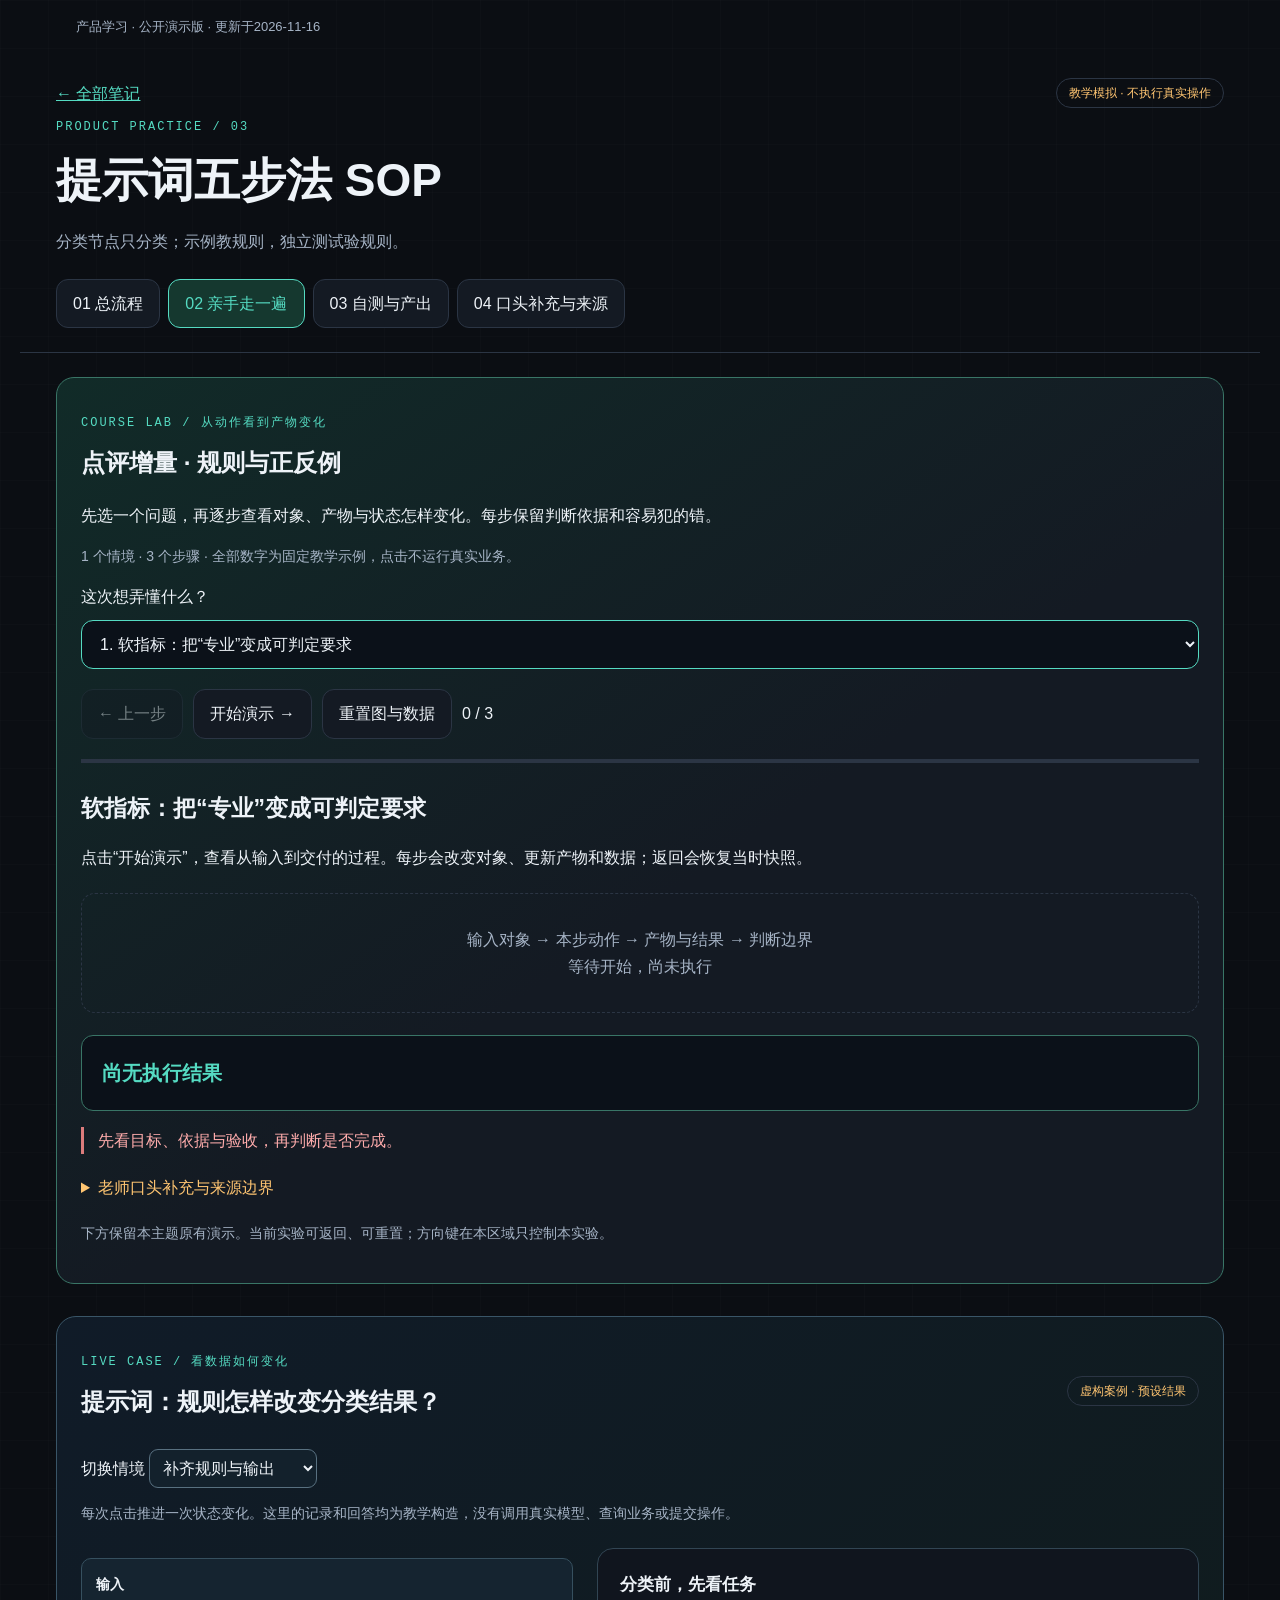
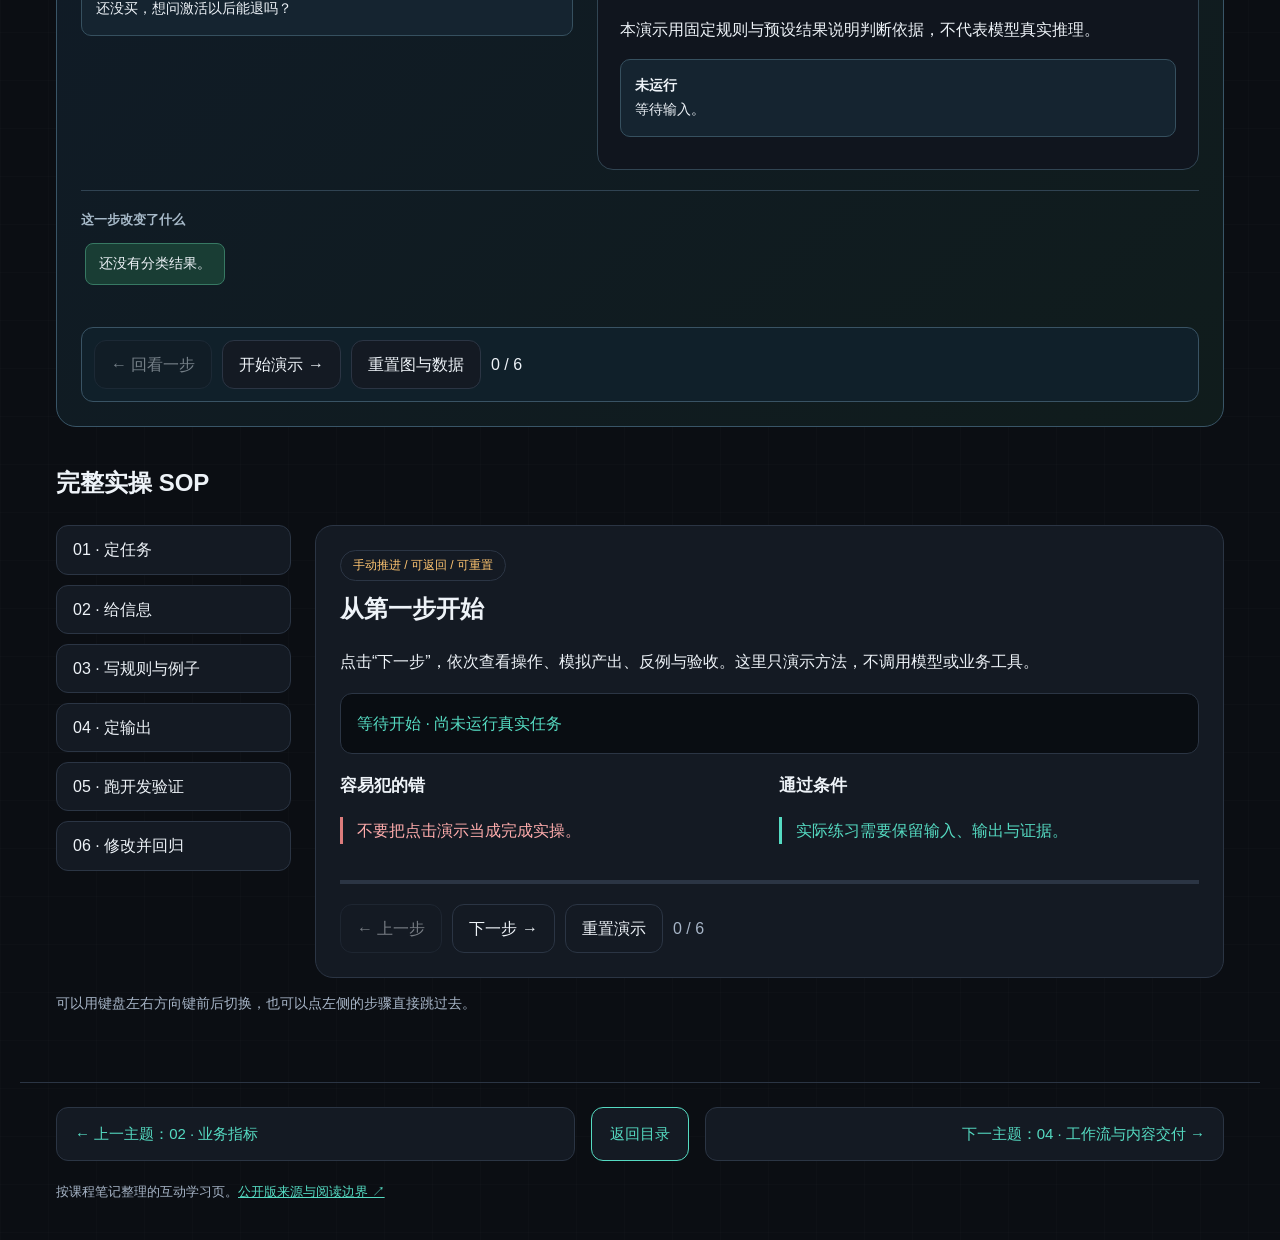
<file: 03-提示词SOP.html>
<!doctype html><html lang="zh-CN"><meta charset="utf-8"><meta name="viewport" content="width=device-width,initial-scale=1"><title>提示词五步法 · 互动SOP笔记</title><link rel="stylesheet" href="%E6%A0%B7%E5%BC%8F.css"><link rel="stylesheet" href="%E5%8A%A8%E6%80%81%E6%BC%94%E7%A4%BA.css"><link rel="stylesheet" href="%E4%B8%BB%E9%A2%98%E5%AF%BC%E8%88%AA.css"><body><div class="host-notice">产品学习 · 公开演示版 · 更新于2026-11-16</div><header><div class="top"><a href="%E5%BC%80%E5%A7%8B%E9%98%85%E8%AF%BB.html">← 全部笔记</a><span class="badge">教学模拟 · 不执行真实操作</span></div><p class="eyebrow">PRODUCT PRACTICE / 03</p><h1>提示词五步法 SOP</h1><p class="sub">分类节点只分类；示例教规则，独立测试验规则。</p><nav class="tabs" aria-label="阅读模式"><button data-tab="0" aria-selected="true">01 总流程</button><button data-tab="1" aria-selected="false">02 亲手走一遍</button><button data-tab="2" aria-selected="false">03 自测与产出</button><button data-tab="3" aria-selected="false">04 口头补充与来源</button></nav></header><main>
<section data-panel><p class="eyebrow">MAP / 先看完整路径</p><div class="map"><button class="node" data-step="0"><span>STEP 01 →</span><b>定任务</b></button><button class="node" data-step="1"><span>STEP 02 →</span><b>给信息</b></button><button class="node" data-step="2"><span>STEP 03 →</span><b>写规则与例子</b></button><button class="node" data-step="3"><span>STEP 04 →</span><b>定输出</b></button><button class="node" data-step="4"><span>STEP 05 →</span><b>跑开发验证</b></button><button class="node" data-step="5"><span>STEP 06 →</span><b>修改并回归</b></button></div><div class="box"><h2>怎样使用</h2><p>先顺着 1 → 6 看流程，再点击任意步骤进入演示。每步同时看“做什么、留下什么、容易错在哪里、怎样验收”。</p><p class="caption">实际项目里，这些步骤经常来回往返，不必死板按顺序走。页面里的案例都是虚构的教学示例。</p></div><img class="figure" src="abe3b5b48da5.png" alt="提示词五步法辅助图解"><p class="caption">图解为学习示意。</p></section>
<section data-panel hidden><section id="dynamic-stage" aria-label="动态流程演示"></section><h2>完整实操 SOP</h2><div class="lab"><aside class="rail" aria-label="步骤"><button data-step="0">01 · 定任务</button><button data-step="1">02 · 给信息</button><button data-step="2">03 · 写规则与例子</button><button data-step="3">04 · 定输出</button><button data-step="4">05 · 跑开发验证</button><button data-step="5">06 · 修改并回归</button></aside><article class="box" aria-live="polite"><span class="badge">手动推进 / 可返回 / 可重置</span><h2 id="step-title"></h2><p id="action"></p><div class="log" id="output"></div><div class="bodygrid"><div><h3>容易犯的错</h3><p class="bad" id="bad"></p></div><div><h3>通过条件</h3><p class="good" id="check"></p></div></div><div class="progress"><i id="bar"></i></div><div class="controls"><button id="prev">← 上一步</button><button id="next">下一步 →</button><button id="reset">重置演示</button><span id="count" class="muted"></span></div></article></div><p class="caption">可以用键盘左右方向键前后切换，也可以点左侧的步骤直接跳过去。</p></section>
<section data-panel hidden><div class="bodygrid"><div class="box"><p class="eyebrow">CHECK / 先判断，再看解释</p><h2>以下哪项算完成“验证迭代”？</h2><div class="choices"><button data-choice="0">提示词里写“请检查”</button><button data-choice="1">看两个示例都对</button><button data-choice="2">实际运行独立测试并记录结果</button></div><div class="feedback" id="feedback" role="status" hidden></div><button id="quiz-reset">重做自测</button></div><div class="box"><h2>带走一张实操卡</h2><label for="draft">用自己的任务填写：目标 / 依据 / 操作 / 预期 / 实际 / 待核</label><textarea id="draft" placeholder="目标：
依据：
操作：
预期：
实际（未做就写待测）：
待核："></textarea><button id="download">下载我的草稿</button><p class="caption">内容只在当前页，刷新不保存；下载不会提交给老师，也不会改写课程笔记。</p></div></div></section>
<section data-panel hidden><div class="box"><p class="eyebrow">ORAL NOTES / 主线外也要记</p><h2>老师口头补充与游离知识点</h2><ul class="oral"><li>10/24 05:46:21–05:48:38：定输出不可漏。</li><li>10/24 06:02:32–06:04:54：正反例和短代码。</li><li>10/24 06:14:22–06:20:50：对齐输出；局部修改也要测。</li></ul><p class="caption">括号里是课程日期和录音时间点，方便回去查原话。内容是按录音整理的要点，不是逐字原话。</p></div><div class="box sources" style="margin-top:20px"><h2>来源与公开范围</h2><a href="来源说明.html">公开版来源与阅读边界 ↗</a><a href="来源说明.html">公开版来源与阅读边界 ↗</a><a href="来源说明.html">公开版来源与阅读边界 ↗</a><p>本页把课程内容按操作步骤重新组织。想看课堂上的完整语境，请看按日期整理的笔记。课程里的观点不等于已核实的事实；涉及平台规则和参数的，用之前再查一遍。</p></div></section>
</main><footer><nav class="topic-nav" aria-label="主题导航"><a href="02-%E4%B8%9A%E5%8A%A1%E6%8C%87%E6%A0%87SOP.html">← 上一主题：02 · 业务指标</a><a class="directory-link" href="%E5%BC%80%E5%A7%8B%E9%98%85%E8%AF%BB.html">返回目录</a><a href="04-%E5%B7%A5%E4%BD%9C%E6%B5%81SOP.html">下一主题：04 · 工作流与内容交付 →</a></nav><p>按课程笔记整理的互动学习页。<a href="来源说明.html">公开版来源与阅读边界 ↗</a></p></footer><script type="application/json" id="lesson-data">{"slug": "03-提示词SOP", "title": "提示词五步法", "sub": "分类节点只分类；示例教规则，独立测试验规则。", "source": ["来源说明.html"], "oral": ["10/24 05:46:21–05:48:38：定输出不可漏。", "10/24 06:02:32–06:04:54：正反例和短代码。", "10/24 06:14:22–06:20:50：对齐输出；局部修改也要测。"], "steps": [{"name": "定任务", "action": "角色、输入、单一任务、负责范围写清。", "output": "任务：只识别客服意图；不回答、不执行操作。", "bad": "分类节点顺手处理退款。", "check": "输出能用于下一节点，无多余任务。"}, {"name": "给信息", "action": "给完整类别与含义；输入范围说明是否含历史和订单。", "output": "售前：明确未购咨询政策；售后：已购退换等诉求。", "bad": "没有提购买，就推定一定没买。", "check": "未知条件有处理规则，不凭关键词猜。"}, {"name": "写规则与例子", "action": "定冲突优先级；配正例与易混淆反例。", "output": "“买过了，要换货”→售后；“还没买，能换吗”→售前。", "bad": "只给类别名，或把错误答案当示范。", "check": "反例也给正确标签；业务冲突能明确判定。"}, {"name": "定输出", "action": "约定字段、类型、枚举、缺失处理及下游用途。", "output": "示例：{\"intent\":\"售后\",\"reason\":\"已购且要求换货\"}。", "bad": "上游category、下游intent；改成A却没改分流映射。", "check": "解析、结构合规、分类正确分开核。"}, {"name": "跑开发验证", "action": "先定预期，用未放入提示示例的开发题运行；依据反馈修改后，该题不再是独立验收证据。", "output": "“下单前确认退换条件”→预期售前；实际输出待记录。", "bad": "把示例全对写成线上准确率100%。", "check": "记录版本、输出；最终验收另用未参与方案选择的测试集。"}, {"name": "修改并回归", "action": "依据失败证据修改；重测原失败、边界、正常题。", "output": "规则版本＋变更原因＋开发/回归结果；定版后另做最终测试。", "bad": "局部改一句后直接宣称修复。", "check": "同句重复与同义改写分开测，未运行写待测。"}], "question": "以下哪项算完成“验证迭代”？", "answers": ["提示词里写“请检查”", "看两个示例都对", "实际运行独立测试并记录结果"], "correct": 2, "explain": "验证是提示词外的动作；页面点击不是模型实测。", "img": "2026-10-25/图解/02-提示词与独立测试.png", "metric_lab": {"title": "点评增量 · 规则与正反例", "modes": [{"id": "softcriteria", "label": "软指标：把“专业”变成可判定要求", "source": "10/30点评，第二周§11，01:26:08—01:29:18；规则为教学示例。", "steps": [{"title": "模糊词导致判断摇摆", "explain": "要求“写专业的活动文案”，输出有很多形容词却没有日期地点。没有标准就无法判断是生成错还是裁判偏好。", "groups": [{"label": "原要求", "items": ["专业"], "tone": "neutral"}, {"label": "输出", "items": ["欢迎参加精彩活动！"], "tone": "neutral"}, {"label": "缺口", "items": ["日期", "地点", "判分依据"], "tone": "warn"}], "formula": "先定义业务要求，不急着加更多提示词", "bad": "AI列十条标准也要业务方筛选。"}, {"title": "写出正反例和输出字段", "explain": "要求日期地点与资料一致；资料缺失则输出待补项。正例准确填写，反例虚构日期；美感另用参考评审。", "groups": [{"label": "规则V1", "items": ["事实一致", "缺失标待补"], "tone": "neutral"}, {"label": "正例", "items": ["日期未知→待补日期"], "tone": "good"}, {"label": "反例", "items": ["编造明天开场"], "tone": "bad"}], "formula": "输出：正文 + 待补项；硬要求与体验要求分开", "bad": "不把某次红绿配色点评变成永久禁用规则。"}, {"title": "规则变更留版本，用独立题复测", "explain": "新增“注明报名方式”需记录V2与原因，再用同版规则评原题、正常题和未见过的边界题。", "groups": [{"label": "规则V2", "items": ["增加报名方式", "保留变更原因"], "tone": "neutral"}, {"label": "测试分组", "items": ["原失败", "正常", "独立边界"], "tone": "neutral"}, {"label": "结果", "items": ["待实际运行"], "tone": "neutral"}], "formula": "修改提示词和修改评分标准不可混为同一改进", "bad": "不能看到分数低就偷偷放宽标准。"}]}]}, "extra_sources": []}</script><script src="%E4%BA%A4%E4%BA%92.js"></script><script src="%E6%A1%88%E4%BE%8B%E5%8A%A8%E6%80%81%E6%BC%94%E7%A4%BA.js"></script><script src="%E5%8A%A8%E6%80%81%E6%BC%94%E7%A4%BA.js"></script><link rel="stylesheet" href="%E6%8C%87%E6%A0%87%E8%BF%9B%E9%98%B6%E6%BC%94%E7%A4%BA.css"><script src="%E6%8C%87%E6%A0%87%E8%BF%9B%E9%98%B6%E6%BC%94%E7%A4%BA.js"></script></body></html><style>.host-notice{max-width:1168px;margin:16px auto;padding:0 20px;font-size:13px;color:#a6b4c6}[data-local-source]{color:#a6b4c6;cursor:help}img{max-width:100%}</style>
</file>
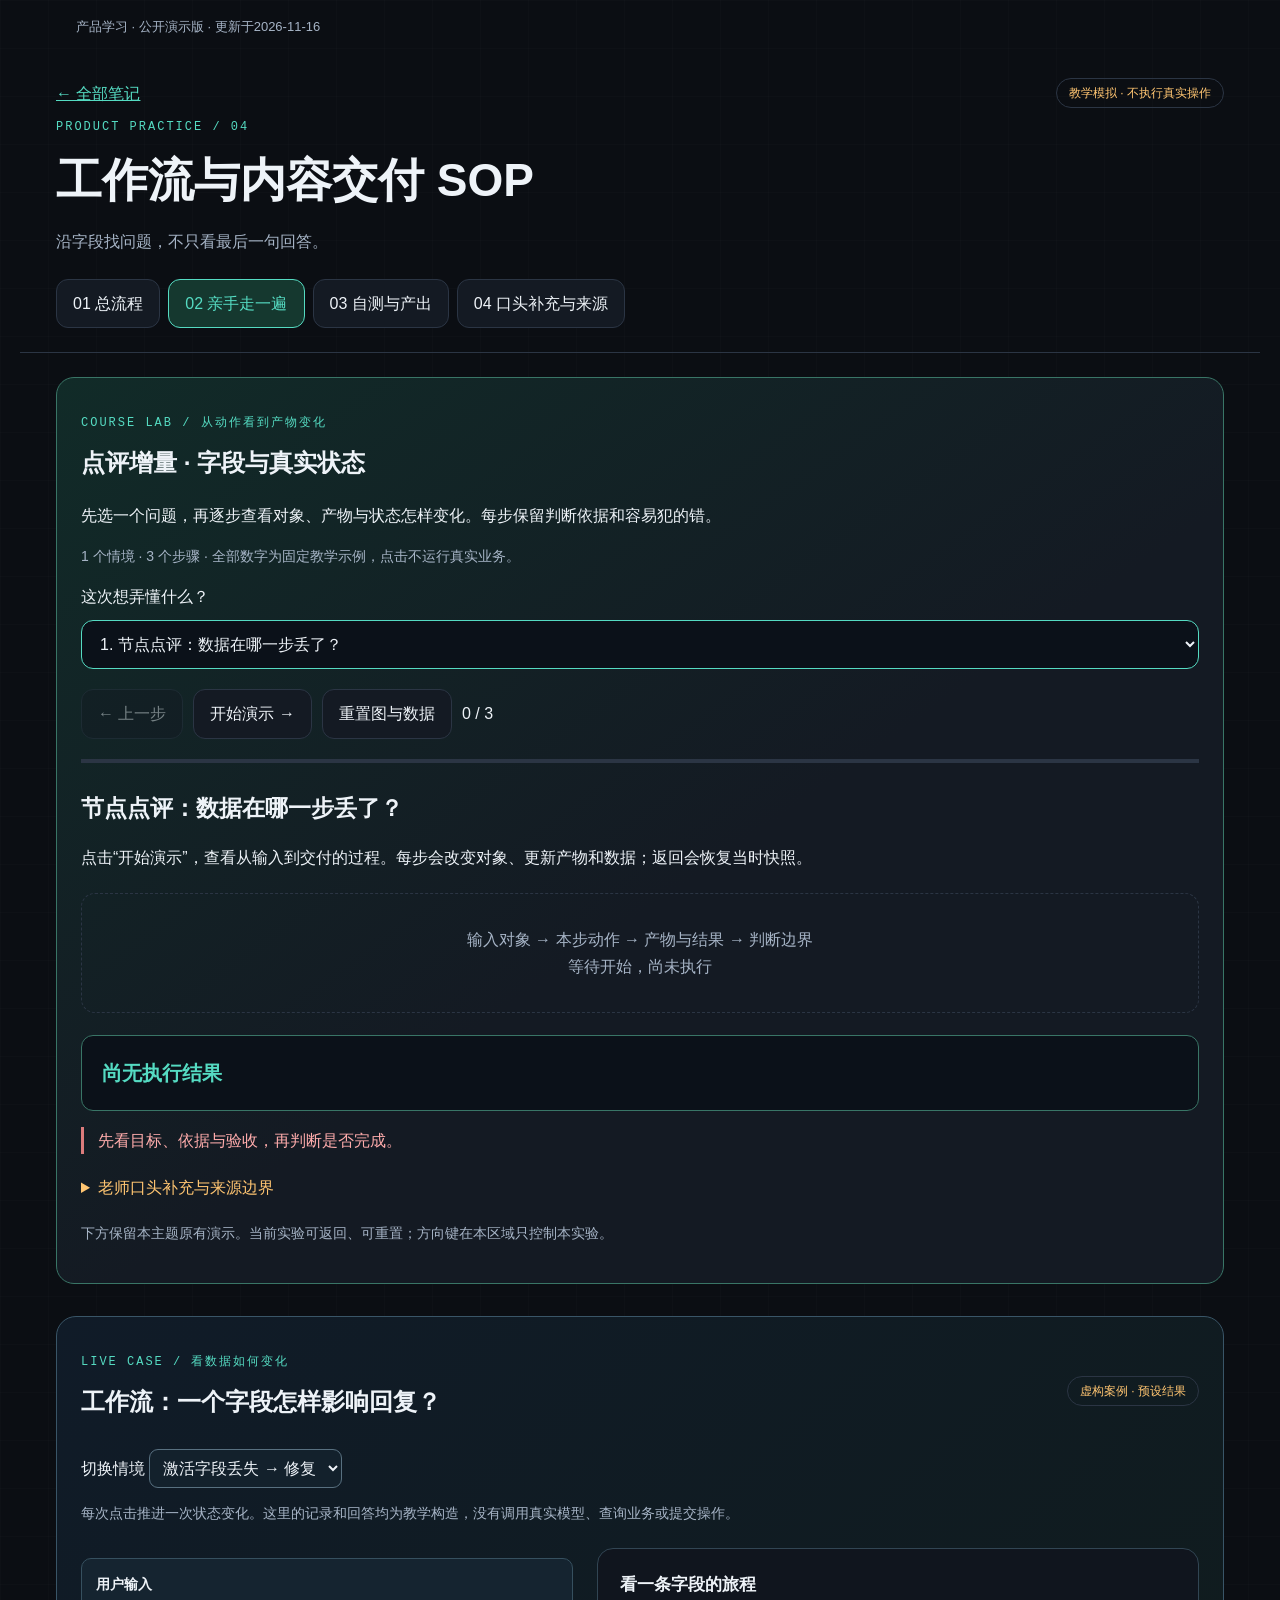
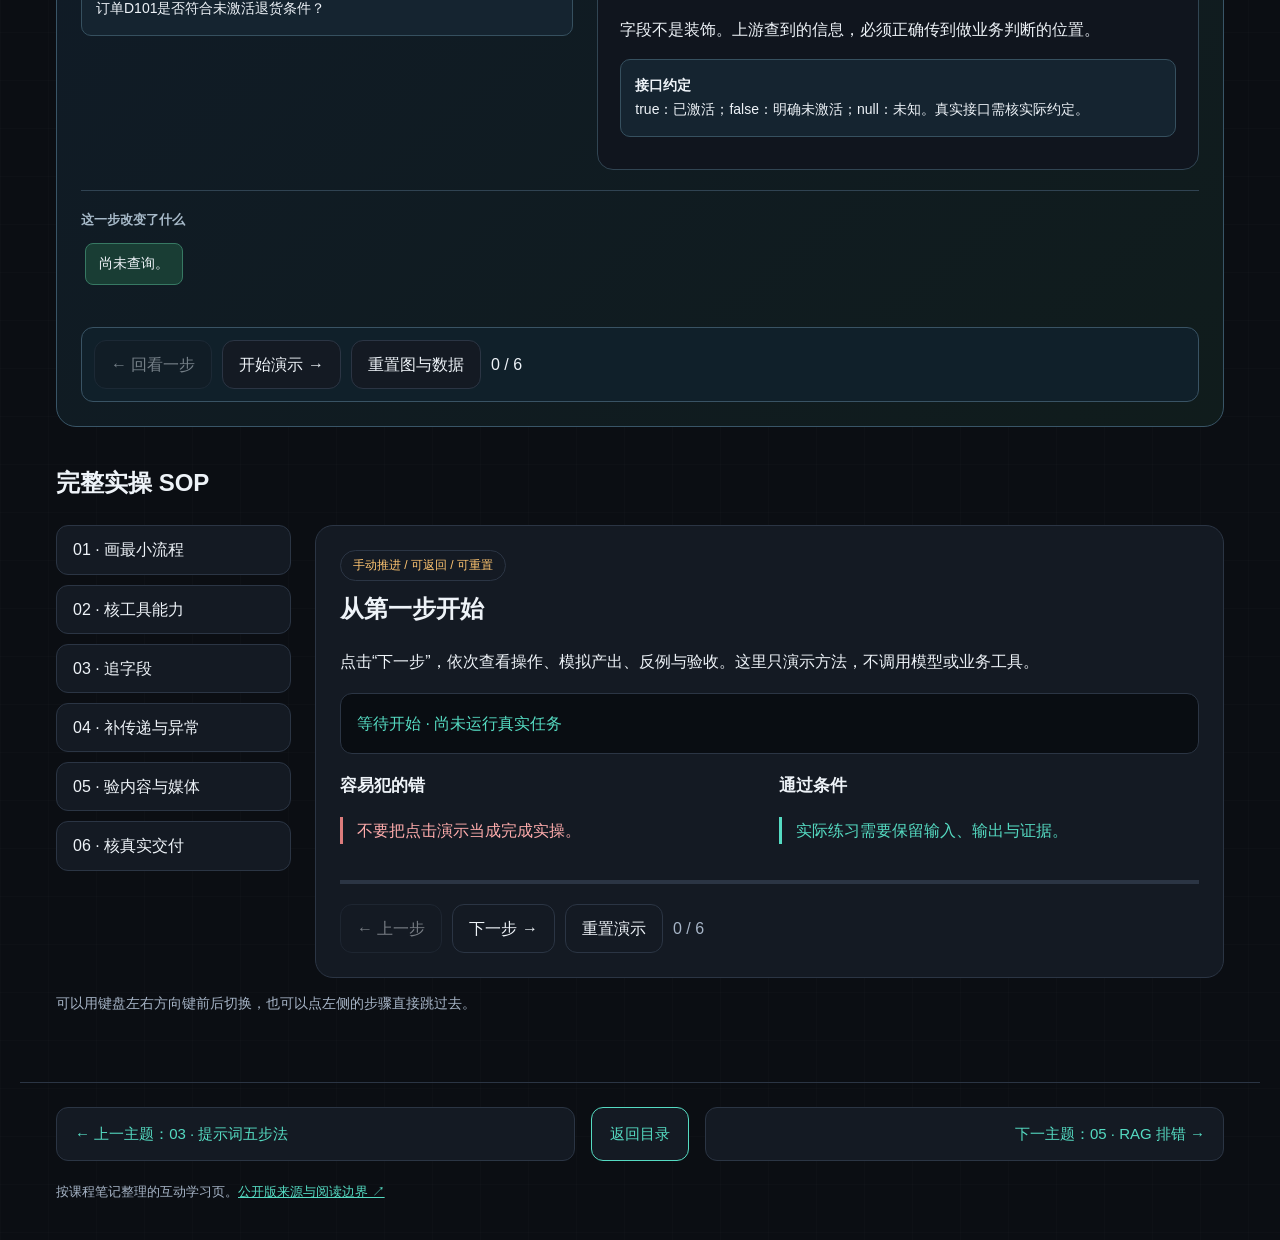
<file: 04-工作流SOP.html>
<!doctype html><html lang="zh-CN"><meta charset="utf-8"><meta name="viewport" content="width=device-width,initial-scale=1"><title>工作流与内容交付 · 互动SOP笔记</title><link rel="stylesheet" href="%E6%A0%B7%E5%BC%8F.css"><link rel="stylesheet" href="%E5%8A%A8%E6%80%81%E6%BC%94%E7%A4%BA.css"><link rel="stylesheet" href="%E4%B8%BB%E9%A2%98%E5%AF%BC%E8%88%AA.css"><body><div class="host-notice">产品学习 · 公开演示版 · 更新于2026-11-16</div><header><div class="top"><a href="%E5%BC%80%E5%A7%8B%E9%98%85%E8%AF%BB.html">← 全部笔记</a><span class="badge">教学模拟 · 不执行真实操作</span></div><p class="eyebrow">PRODUCT PRACTICE / 04</p><h1>工作流与内容交付 SOP</h1><p class="sub">沿字段找问题，不只看最后一句回答。</p><nav class="tabs" aria-label="阅读模式"><button data-tab="0" aria-selected="true">01 总流程</button><button data-tab="1" aria-selected="false">02 亲手走一遍</button><button data-tab="2" aria-selected="false">03 自测与产出</button><button data-tab="3" aria-selected="false">04 口头补充与来源</button></nav></header><main>
<section data-panel><p class="eyebrow">MAP / 先看完整路径</p><div class="map"><button class="node" data-step="0"><span>STEP 01 →</span><b>画最小流程</b></button><button class="node" data-step="1"><span>STEP 02 →</span><b>核工具能力</b></button><button class="node" data-step="2"><span>STEP 03 →</span><b>追字段</b></button><button class="node" data-step="3"><span>STEP 04 →</span><b>补传递与异常</b></button><button class="node" data-step="4"><span>STEP 05 →</span><b>验内容与媒体</b></button><button class="node" data-step="5"><span>STEP 06 →</span><b>核真实交付</b></button></div><div class="box"><h2>怎样使用</h2><p>先顺着 1 → 6 看流程，再点击任意步骤进入演示。每步同时看“做什么、留下什么、容易错在哪里、怎样验收”。</p><p class="caption">实际项目里，这些步骤经常来回往返，不必死板按顺序走。页面里的案例都是虚构的教学示例。</p></div><img class="figure" src="b6dcf2328116.png" alt="工作流与内容交付辅助图解"><p class="caption">图解为学习示意。</p></section>
<section data-panel hidden><section id="dynamic-stage" aria-label="动态流程演示"></section><h2>完整实操 SOP</h2><div class="lab"><aside class="rail" aria-label="步骤"><button data-step="0">01 · 画最小流程</button><button data-step="1">02 · 核工具能力</button><button data-step="2">03 · 追字段</button><button data-step="3">04 · 补传递与异常</button><button data-step="4">05 · 验内容与媒体</button><button data-step="5">06 · 核真实交付</button></aside><article class="box" aria-live="polite"><span class="badge">手动推进 / 可返回 / 可重置</span><h2 id="step-title"></h2><p id="action"></p><div class="log" id="output"></div><div class="bodygrid"><div><h3>容易犯的错</h3><p class="bad" id="bad"></p></div><div><h3>通过条件</h3><p class="good" id="check"></p></div></div><div class="progress"><i id="bar"></i></div><div class="controls"><button id="prev">← 上一步</button><button id="next">下一步 →</button><button id="reset">重置演示</button><span id="count" class="muted"></span></div></article></div><p class="caption">可以用键盘左右方向键前后切换，也可以点左侧的步骤直接跳过去。</p></section>
<section data-panel hidden><div class="bodygrid"><div class="box"><p class="eyebrow">CHECK / 先判断，再看解释</p><h2>工具超时后应该如何处理？</h2><div class="choices"><button data-choice="0">答“没有这个订单”</button><button data-choice="1">按失败出口说明暂未查到，给下一步</button><button data-choice="2">猜一个配送状态</button></div><div class="feedback" id="feedback" role="status" hidden></div><button id="quiz-reset">重做自测</button></div><div class="box"><h2>带走一张实操卡</h2><label for="draft">用自己的任务填写：目标 / 依据 / 操作 / 预期 / 实际 / 待核</label><textarea id="draft" placeholder="目标：
依据：
操作：
预期：
实际（未做就写待测）：
待核："></textarea><button id="download">下载我的草稿</button><p class="caption">内容只在当前页，刷新不保存；下载不会提交给老师，也不会改写课程笔记。</p></div></div></section>
<section data-panel hidden><div class="box"><p class="eyebrow">ORAL NOTES / 主线外也要记</p><h2>老师口头补充与游离知识点</h2><ul class="oral"><li>10/24 P0357–P0370：操作前预期、过程中反馈、失败后恢复。</li><li>10/24 07:30:37–07:31:17：生成不等于发布。</li><li>10/25 P0263–P0264：激活字段在中间节点丢失。</li></ul><p class="caption">括号里是课程日期和录音时间点，方便回去查原话。内容是按录音整理的要点，不是逐字原话。</p></div><div class="box sources" style="margin-top:20px"><h2>来源与公开范围</h2><a href="来源说明.html">公开版来源与阅读边界 ↗</a><a href="来源说明.html">公开版来源与阅读边界 ↗</a><p>本页把课程内容按操作步骤重新组织。想看课堂上的完整语境，请看按日期整理的笔记。课程里的观点不等于已核实的事实；涉及平台规则和参数的，用之前再查一遍。</p></div></section>
</main><footer><nav class="topic-nav" aria-label="主题导航"><a href="03-%E6%8F%90%E7%A4%BA%E8%AF%8DSOP.html">← 上一主题：03 · 提示词五步法</a><a class="directory-link" href="%E5%BC%80%E5%A7%8B%E9%98%85%E8%AF%BB.html">返回目录</a><a href="05-RAG%E6%8E%92%E9%94%99SOP.html">下一主题：05 · RAG 排错 →</a></nav><p>按课程笔记整理的互动学习页。<a href="来源说明.html">公开版来源与阅读边界 ↗</a></p></footer><script type="application/json" id="lesson-data">{"slug": "04-工作流SOP", "title": "工作流与内容交付", "sub": "沿字段找问题，不只看最后一句回答。", "source": ["来源说明.html"], "oral": ["10/24 P0357–P0370：操作前预期、过程中反馈、失败后恢复。", "10/24 07:30:37–07:31:17：生成不等于发布。", "10/25 P0263–P0264：激活字段在中间节点丢失。"], "steps": [{"name": "画最小流程", "action": "输入 → 分类 → 解析 → 分流 → 工具 → 回复。", "output": "每个节点写输入、处理、输出和失败去向。", "bad": "导入DSL成功就认为业务已跑通。", "check": "画出分支与异常，不把Workflow当只能直线执行。"}, {"name": "核工具能力", "action": "确认接口真的支持所需字段与查询范围。", "output": "订单工具查订单条件；物流工具查配送状态。", "bad": "说明里写能查激活状态，接口却根本不返回。", "check": "参数、返回、权限和错误都能核实。"}, {"name": "追字段", "action": "从工具返回追到回复节点。", "output": "模拟：工具activated=true → 整理节点漏字段 → 回复误用未激活规则。", "bad": "看到回复错就立刻换模型。", "check": "找到真实偏差；未知不默认false。"}, {"name": "补传递与异常", "action": "补映射，分别处理已激活、未激活、未知与查询失败。", "output": "字段卡：名字／类型／来源／允许值／缺失处理。", "bad": "把接口超时写成查无订单。", "check": "单步及端到端均检查；确认草稿/发布版本。"}, {"name": "验内容与媒体", "action": "按商品事实审核；配图和视频检查前置条件、文件与内容。", "output": "生成受理 → 文件可用 → 内容合格 → 视频连续性。", "bad": "任务编号当成片；静帧当全程；改人群来过审。", "check": "型号与活动条件匹配；视频实际播放；不虚构体验。"}, {"name": "核真实交付", "action": "核转人工、发布等实际外部状态，给恢复入口。", "output": "显示真实状态；失败保留参数，按权限重试。", "bad": "只写“已转人工”却未接入系统。", "check": "请求、执行返回、业务结果分别留证；密钥不在前端。"}], "question": "工具超时后应该如何处理？", "answers": ["答“没有这个订单”", "按失败出口说明暂未查到，给下一步", "猜一个配送状态"], "correct": 1, "explain": "超时表示查询失败，不能证明订单不存在。", "img": "2026-11-12/图解笔记/01-产品链路.png", "metric_lab": {"title": "点评增量 · 字段与真实状态", "modes": [{"id": "fieldreview", "label": "节点点评：数据在哪一步丢了？", "source": "10/30点评，第二周§11学生实践及字段透传纠偏；沿用工作流字段核对方法。", "steps": [{"title": "上游有值，最终答案却说不知道", "explain": "教学查询返回activated=false；最终回复写“未知”。先保留原始输入输出，不直接重写提示词。", "groups": [{"label": "工具结果", "items": ["activated=false"], "tone": "good"}, {"label": "中间节点", "items": ["待查"], "tone": "neutral"}, {"label": "最终回复", "items": ["激活状态未知"], "tone": "bad"}], "formula": "false是已知否定；不等于null未知", "bad": "必须核本次运行数据，截图或其他轮次不替代。"}, {"title": "发现输出映射漏字段", "explain": "中间节点只映射order_id，没有传activated。错误在字段交接，模型没收到并不能凭空补出。", "groups": [{"label": "工具输出", "items": ["order_id=O1", "activated=false"], "tone": "neutral"}, {"label": "节点输出", "items": ["order_id=O1", "activated缺失"], "tone": "bad"}, {"label": "定位", "items": ["输出映射遗漏"], "tone": "neutral"}], "formula": "输入完整 → 中间丢失 → 下游未知", "bad": "不要靠提示词强制回答“未激活”掩盖丢字段。"}, {"title": "修映射，覆盖否定和未知", "explain": "模拟补传字段：false回答未激活；null继续待确认；timeout走工具失败出口。三种状态不合并。", "groups": [{"label": "false", "items": ["未激活"], "tone": "good"}, {"label": "null", "items": ["未知，待确认"], "tone": "warn"}, {"label": "timeout", "items": ["查询失败，按策略恢复"], "tone": "bad"}], "formula": "回归三分支，修改与结果同次留证", "bad": "参数、工具、解析、映射和最终回复分层验收。"}]}]}, "extra_sources": []}</script><script src="%E4%BA%A4%E4%BA%92.js"></script><script src="%E6%A1%88%E4%BE%8B%E5%8A%A8%E6%80%81%E6%BC%94%E7%A4%BA.js"></script><script src="%E5%8A%A8%E6%80%81%E6%BC%94%E7%A4%BA.js"></script><link rel="stylesheet" href="%E6%8C%87%E6%A0%87%E8%BF%9B%E9%98%B6%E6%BC%94%E7%A4%BA.css"><script src="%E6%8C%87%E6%A0%87%E8%BF%9B%E9%98%B6%E6%BC%94%E7%A4%BA.js"></script></body></html><style>.host-notice{max-width:1168px;margin:16px auto;padding:0 20px;font-size:13px;color:#a6b4c6}[data-local-source]{color:#a6b4c6;cursor:help}img{max-width:100%}</style>
</file>
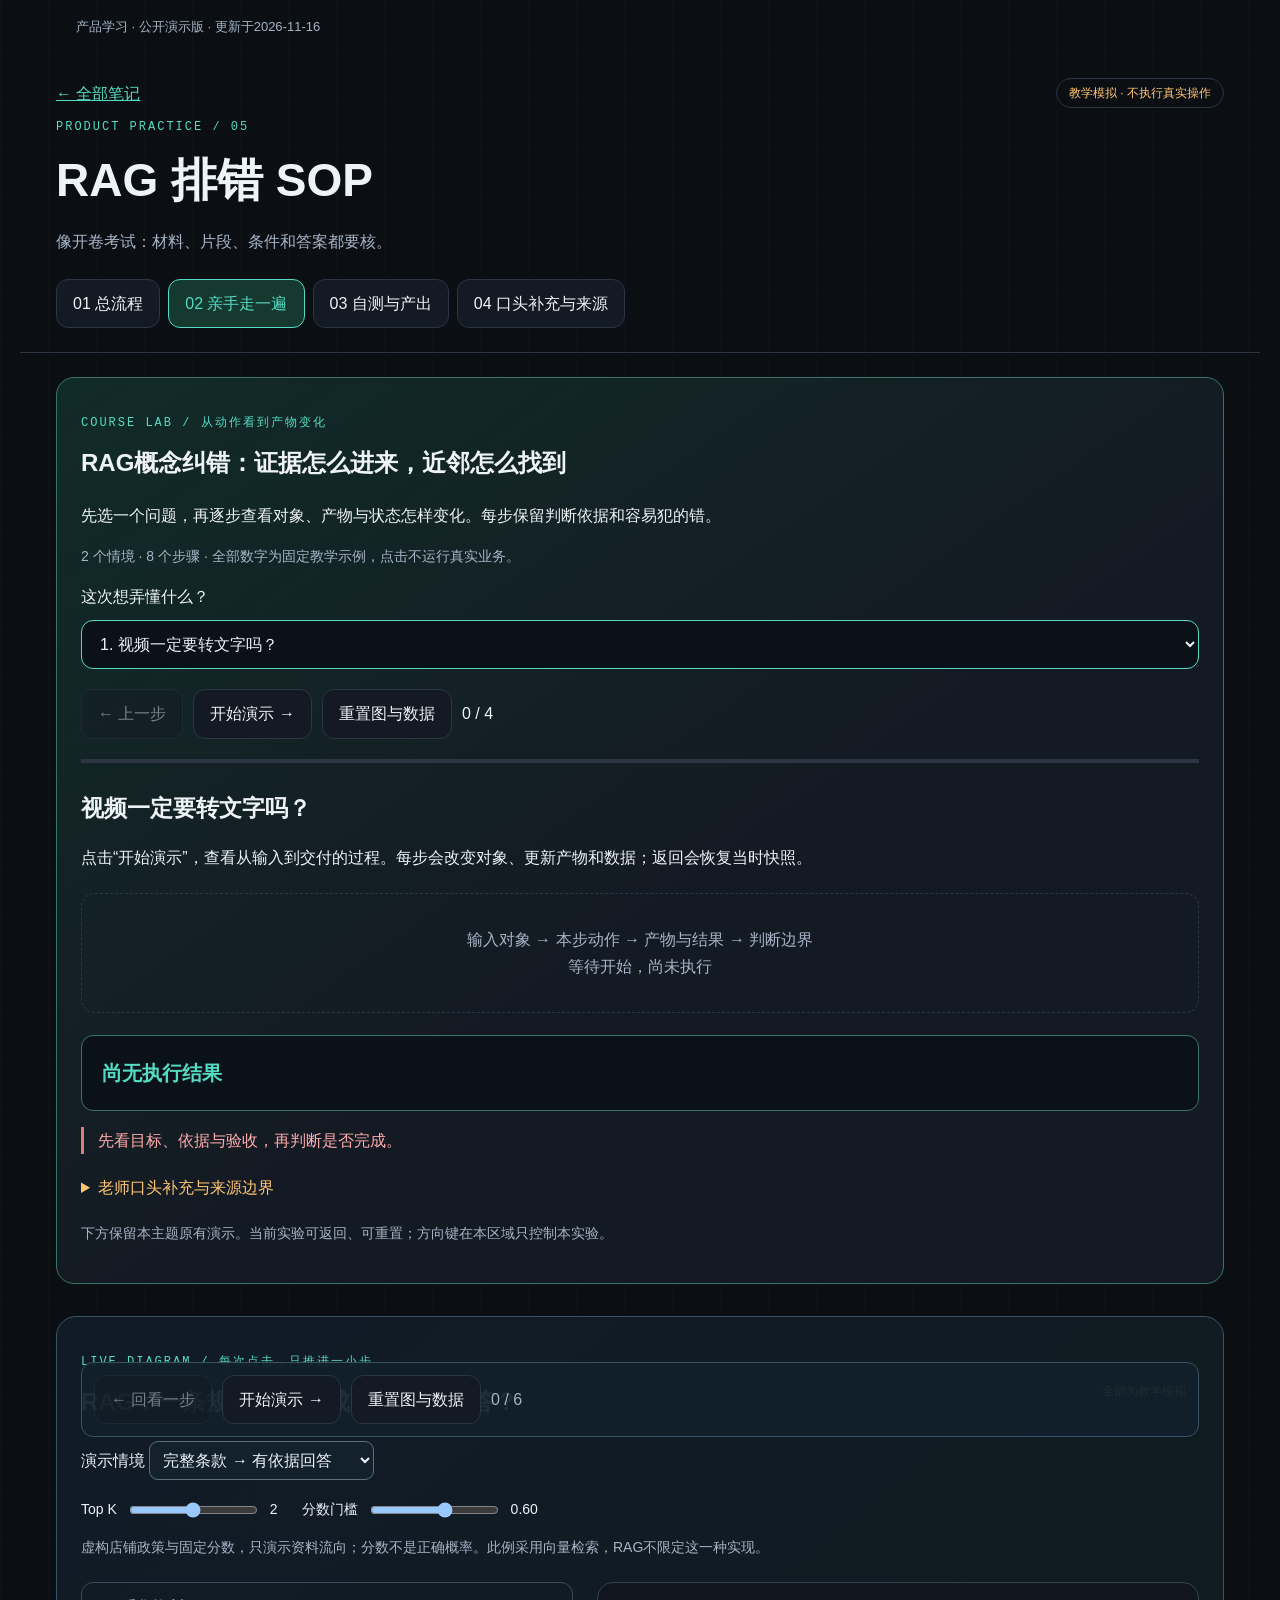
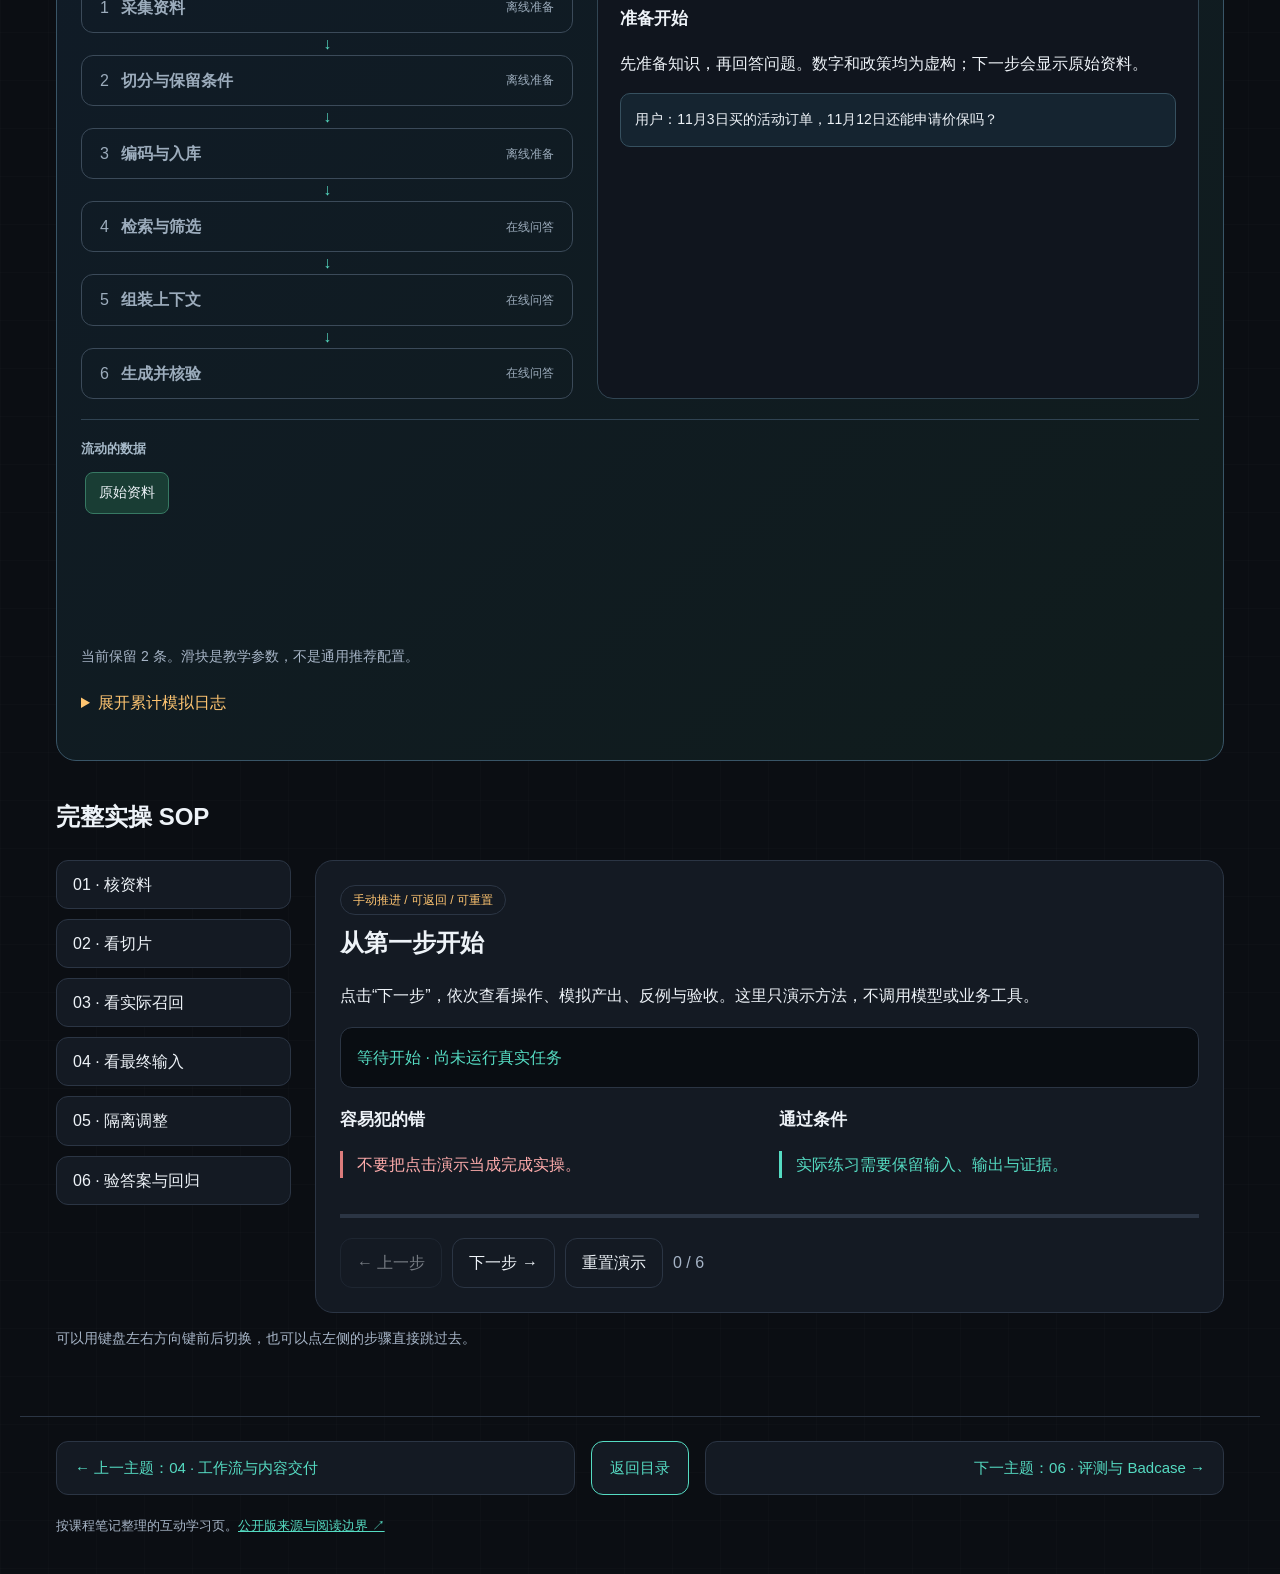
<file: 05-RAG排错SOP.html>
<!doctype html><html lang="zh-CN"><meta charset="utf-8"><meta name="viewport" content="width=device-width,initial-scale=1"><title>RAG 排错 · 互动SOP笔记</title><link rel="stylesheet" href="%E6%A0%B7%E5%BC%8F.css"><link rel="stylesheet" href="%E5%8A%A8%E6%80%81%E6%BC%94%E7%A4%BA.css"><link rel="stylesheet" href="%E4%B8%BB%E9%A2%98%E5%AF%BC%E8%88%AA.css"><body><div class="host-notice">产品学习 · 公开演示版 · 更新于2026-11-16</div><header><div class="top"><a href="%E5%BC%80%E5%A7%8B%E9%98%85%E8%AF%BB.html">← 全部笔记</a><span class="badge">教学模拟 · 不执行真实操作</span></div><p class="eyebrow">PRODUCT PRACTICE / 05</p><h1>RAG 排错 SOP</h1><p class="sub">像开卷考试：材料、片段、条件和答案都要核。</p><nav class="tabs" aria-label="阅读模式"><button data-tab="0" aria-selected="true">01 总流程</button><button data-tab="1" aria-selected="false">02 亲手走一遍</button><button data-tab="2" aria-selected="false">03 自测与产出</button><button data-tab="3" aria-selected="false">04 口头补充与来源</button></nav></header><main>
<section data-panel><p class="eyebrow">MAP / 先看完整路径</p><div class="map"><button class="node" data-step="0"><span>STEP 01 →</span><b>核资料</b></button><button class="node" data-step="1"><span>STEP 02 →</span><b>看切片</b></button><button class="node" data-step="2"><span>STEP 03 →</span><b>看实际召回</b></button><button class="node" data-step="3"><span>STEP 04 →</span><b>看最终输入</b></button><button class="node" data-step="4"><span>STEP 05 →</span><b>隔离调整</b></button><button class="node" data-step="5"><span>STEP 06 →</span><b>验答案与回归</b></button></div><div class="box"><h2>怎样使用</h2><p>先顺着 1 → 6 看流程，再点击任意步骤进入演示。每步同时看“做什么、留下什么、容易错在哪里、怎样验收”。</p><p class="caption">实际项目里，这些步骤经常来回往返，不必死板按顺序走。页面里的案例都是虚构的教学示例。</p></div><img class="figure" src="28b94957e450.png" alt="RAG 排错辅助图解"><p class="caption">图解为学习示意。</p></section>
<section data-panel hidden><section id="dynamic-stage" aria-label="动态流程演示"></section><h2>完整实操 SOP</h2><div class="lab"><aside class="rail" aria-label="步骤"><button data-step="0">01 · 核资料</button><button data-step="1">02 · 看切片</button><button data-step="2">03 · 看实际召回</button><button data-step="3">04 · 看最终输入</button><button data-step="4">05 · 隔离调整</button><button data-step="5">06 · 验答案与回归</button></aside><article class="box" aria-live="polite"><span class="badge">手动推进 / 可返回 / 可重置</span><h2 id="step-title"></h2><p id="action"></p><div class="log" id="output"></div><div class="bodygrid"><div><h3>容易犯的错</h3><p class="bad" id="bad"></p></div><div><h3>通过条件</h3><p class="good" id="check"></p></div></div><div class="progress"><i id="bar"></i></div><div class="controls"><button id="prev">← 上一步</button><button id="next">下一步 →</button><button id="reset">重置演示</button><span id="count" class="muted"></span></div></article></div><p class="caption">可以用键盘左右方向键前后切换，也可以点左侧的步骤直接跳过去。</p></section>
<section data-panel hidden><div class="bodygrid"><div class="box"><p class="eyebrow">CHECK / 先判断，再看解释</p><h2>上传新政策成功后，能直接说问答已更新吗？</h2><div class="choices"><button data-choice="0">能</button><button data-choice="1">还需核绑定、索引、实际召回及最终答案</button><button data-choice="2">只要模型说记住了就能</button></div><div class="feedback" id="feedback" role="status" hidden></div><button id="quiz-reset">重做自测</button></div><div class="box"><h2>带走一张实操卡</h2><label for="draft">用自己的任务填写：目标 / 依据 / 操作 / 预期 / 实际 / 待核</label><textarea id="draft" placeholder="目标：
依据：
操作：
预期：
实际（未做就写待测）：
待核："></textarea><button id="download">下载我的草稿</button><p class="caption">内容只在当前页，刷新不保存；下载不会提交给老师，也不会改写课程笔记。</p></div></div></section>
<section data-panel hidden><div class="box"><p class="eyebrow">ORAL NOTES / 主线外也要记</p><h2>老师口头补充与游离知识点</h2><ul class="oral"><li>10/31 PM 02:09:21–02:14:24：手动新增知识也需确认索引。</li><li>11/1 PM 01:25:30–01:26:17：父子条款要保留适用条件。</li><li>10/31 PM 02:44:40–03:06:52：Top K不能当全量统计。</li><li>2026-11-16独立纠正（非老师原话）：SFT只是后训练的一类；RAG可与微调结合。多模态资料不必一律转文字。</li><li>Dify模式与切分参数分开；按句号切不等于语义完整。近似索引需同时验近邻召回和成本。完整依据见原笔记H1—H10。</li></ul><p class="caption">括号里是课程日期和录音时间点，方便回去查原话。内容是按录音整理的要点，不是逐字原话。</p></div><div class="box sources" style="margin-top:20px"><h2>来源与公开范围</h2><a href="来源说明.html">公开版来源与阅读边界 ↗</a><a href="来源说明.html">公开版来源与阅读边界 ↗</a><a href="来源说明.html">公开版来源与阅读边界 ↗</a><a href="来源说明.html">公开版来源与阅读边界 ↗</a><p>本页把课程内容按操作步骤重新组织。想看课堂上的完整语境，请看按日期整理的笔记。课程里的观点不等于已核实的事实；涉及平台规则和参数的，用之前再查一遍。</p></div></section>
</main><footer><nav class="topic-nav" aria-label="主题导航"><a href="04-%E5%B7%A5%E4%BD%9C%E6%B5%81SOP.html">← 上一主题：04 · 工作流与内容交付</a><a class="directory-link" href="%E5%BC%80%E5%A7%8B%E9%98%85%E8%AF%BB.html">返回目录</a><a href="06-%E8%AF%84%E6%B5%8B%E4%B8%8EBadcaseSOP.html">下一主题：06 · 评测与 Badcase →</a></nav><p>按课程笔记整理的互动学习页。<a href="来源说明.html">公开版来源与阅读边界 ↗</a></p></footer><script type="application/json" id="lesson-data">{"slug": "05-RAG排错SOP", "title": "RAG 排错", "sub": "像开卷考试：材料、片段、条件和答案都要核。", "source": ["来源说明.html"], "oral": ["10/31 PM 02:09:21–02:14:24：手动新增知识也需确认索引。", "11/1 PM 01:25:30–01:26:17：父子条款要保留适用条件。", "10/31 PM 02:44:40–03:06:52：Top K不能当全量统计。", "2026-11-16独立纠正（非老师原话）：SFT只是后训练的一类；RAG可与微调结合。多模态资料不必一律转文字。", "Dify模式与切分参数分开；按句号切不等于语义完整。近似索引需同时验近邻召回和成本。完整依据见原笔记H1—H10。"], "steps": [{"name": "核资料", "action": "确认来源、版本、有效期、权限与更新责任人。", "output": "教学题：活动订单能否价保？先找到活动规则及日期。", "bad": "把旧版日常政策直接用于所有活动订单。", "check": "库里确有适用规则；无依据先说明不足。"}, {"name": "看切片", "action": "检查条件、正文、例外和表格关系是否完整。", "output": "父子分段可用小片段检索，再取较完整上下文。", "bad": "句子完整就认为语义完整，遗漏“活动除外”。", "check": "从片段能还原适用条件，不只调长度。"}, {"name": "看实际召回", "action": "保存问题、候选片段、分数和版本。", "output": "Top K限制候选数量；分数门槛影响保留范围。", "bad": "分数0.9等于答案90%正确。", "check": "检索分数、命中评价和最终正确率分开。"}, {"name": "看最终输入", "action": "确认正确片段传入模型，权限与出处保留。", "output": "资料已上传 ≠ 已绑定流程 ≠ 本次实际召回。", "bad": "只看知识库界面显示成功。", "check": "能指认最终提示词中的相关条件。"}, {"name": "隔离调整", "action": "尽量一次改一个待验证因素，重测同一题。", "output": "先补丢失条件，或分别试切法、K、门槛。", "bad": "K和门槛同时改，直接归因某个参数更好。", "check": "对比有记录；课堂参数不是最优值。"}, {"name": "验答案与回归", "action": "检查引用是否支持结论；缺订单条件则澄清。", "output": "开发期重测原失败、相近边界、正常题；定版后另做未参与方案选择的测试。", "bad": "检索前3条差评就报“全部差评3条”。", "check": "答案条件完整；全量统计用对应数据查询。"}], "question": "上传新政策成功后，能直接说问答已更新吗？", "answers": ["能", "还需核绑定、索引、实际召回及最终答案", "只要模型说记住了就能"], "correct": 1, "explain": "更新必须验证实际使用链路，而不只看存储状态。", "img": "2026-11-12/图解笔记/02-RAG排错.png", "metric_lab": {"title": "RAG概念纠错：证据怎么进来，近邻怎么找到", "modes": [{"id": "multimodal", "label": "视频一定要转文字吗？", "source": "整理者教学推演；技术依据：Google多模态嵌入官方文档，见10/29原笔记H4。向量与召回为示意，未调用模型。", "steps": [{"title": "同一视频，两种证据", "explain": "问题：老师在哪一刻画出了循环箭头？这段视频的口述没有提到箭头。", "groups": [{"label": "原始片段", "items": ["00:10—00:20：口述“接着看这里”", "00:15：画面出现回到上一步的箭头"], "tone": "neutral"}], "formula": "待查对象＝画面事件；转写未包含它", "bad": "只检查字幕会漏掉无声画面。"}, {"title": "文字路线保留了什么", "explain": "ASR把口述转文字，进入文本嵌入索引；这里缺少问题需要的画面证据。", "groups": [{"label": "文字索引", "items": ["V1-T：接着看这里"], "tone": "neutral"}, {"label": "未保留内容", "items": ["00:15循环箭头"], "tone": "warn"}], "formula": "文字命中≠找到画面；本例无法据转写确认时刻", "bad": "不能编造一个时间戳来填空。"}, {"title": "增加画面检索路线", "explain": "选支持视频或图像的嵌入模型，保留片段时间与原文件关联；与文字路线可并存。", "groups": [{"label": "画面索引", "items": ["V1-F：00:10—00:20片段 → 向量表示"], "tone": "neutral"}, {"label": "来源关联", "items": ["V1-F → 原视频00:10—00:20"], "tone": "neutral"}], "formula": "视频可直接产生嵌入；具体模型未必处理音轨", "bad": "不把此能力推广为所有Embedding接口都支持视频。"}, {"title": "召回后回看证据", "explain": "候选指向00:10—00:20，实际回看确认00:15出现箭头，才能回答。检索片段定位不等于精确事件定位。", "groups": [{"label": "候选", "items": ["V1-F：00:10—00:20"], "tone": "neutral"}, {"label": "核对后产出", "items": ["教学设定：00:15出现循环箭头", "附原片段定位；无法看清则待核"], "tone": "good"}], "formula": "最终答案＝候选检索＋原片段核对", "bad": "模型分数不能代替看清画面。"}]}, {"id": "ann", "label": "建近似索引，会改变结果吗？", "source": "依据pgvector官方文档：默认精确近邻；近似索引存在召回/速度取舍。二维坐标与结果均为教学构造，不是性能基准。", "steps": [{"title": "先定义比较对象", "explain": "用二维欧氏距离说明近邻。查询q=(0,0)，K=2。", "groups": [{"label": "候选向量", "items": ["A=(1,0)，距离1", "B=(0,2)，距离2", "C=(3,0)，距离3"], "tone": "neutral"}], "formula": "K＝2；距离越小越近", "bad": "距离是表示空间的关系，不是真实答案正确概率。"}, {"title": "精确近邻基准", "explain": "在本例全部三个向量上比较，前两名是A、B。", "groups": [{"label": "全部比较", "items": ["A：1", "B：2", "C：3"], "tone": "neutral"}, {"label": "精确Top 2", "items": ["A", "B"], "tone": "good"}], "formula": "基准集合＝{A,B}", "bad": "精确指找准向量近邻，不保证业务证据适用。"}, {"title": "模拟近似搜索漏掉B", "explain": "假设近似路径只访问A、C，返回A、C。并不是每次ANN都漏，此处展示可能的失败。", "groups": [{"label": "已访问", "items": ["A", "C"], "tone": "neutral"}, {"label": "未访问", "items": ["B"], "tone": "warn"}, {"label": "近似Top 2", "items": ["A", "C"], "tone": "neutral"}], "formula": "近邻Recall@2＝|{A,C}∩{A,B}|÷2＝50%", "bad": "这不是最终问答准确率，也不是真实索引实测。"}, {"title": "调整后重新比较", "explain": "本次扩大搜索范围后访问A、B、C，恢复前两名A、B；真实系统还需记录延迟、内存和更新成本。", "groups": [{"label": "新访问范围", "items": ["A", "B", "C"], "tone": "neutral"}, {"label": "新Top 2", "items": ["A", "B"], "tone": "good"}], "formula": "本例近邻Recall@2＝2÷2＝100%；性能待实测", "bad": "不能据3个向量断言某参数在线最佳。"}]}]}, "extra_sources": []}</script><script src="%E4%BA%A4%E4%BA%92.js"></script><script src="%E6%A1%88%E4%BE%8B%E5%8A%A8%E6%80%81%E6%BC%94%E7%A4%BA.js"></script><script src="%E5%8A%A8%E6%80%81%E6%BC%94%E7%A4%BA.js"></script><link rel="stylesheet" href="%E6%8C%87%E6%A0%87%E8%BF%9B%E9%98%B6%E6%BC%94%E7%A4%BA.css"><script src="%E6%8C%87%E6%A0%87%E8%BF%9B%E9%98%B6%E6%BC%94%E7%A4%BA.js"></script></body></html><style>.host-notice{max-width:1168px;margin:16px auto;padding:0 20px;font-size:13px;color:#a6b4c6}[data-local-source]{color:#a6b4c6;cursor:help}img{max-width:100%}</style>
</file>
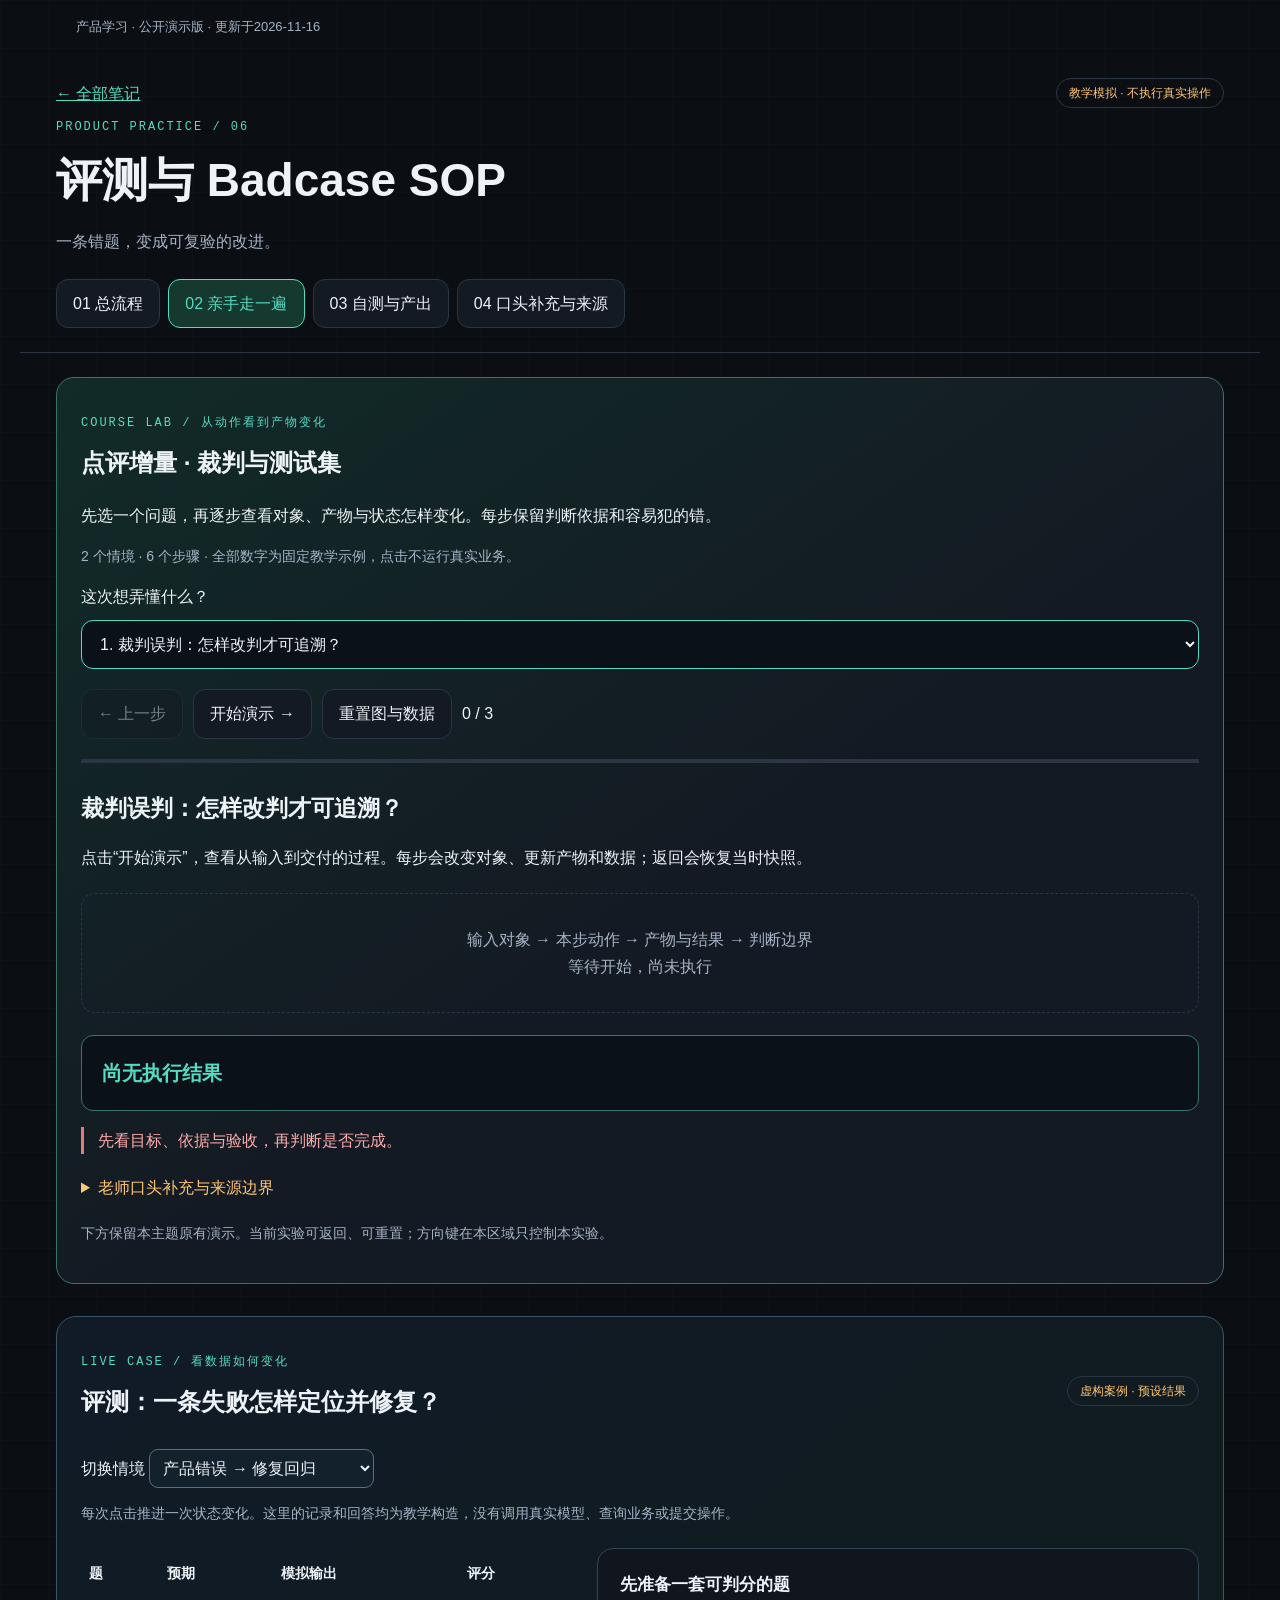
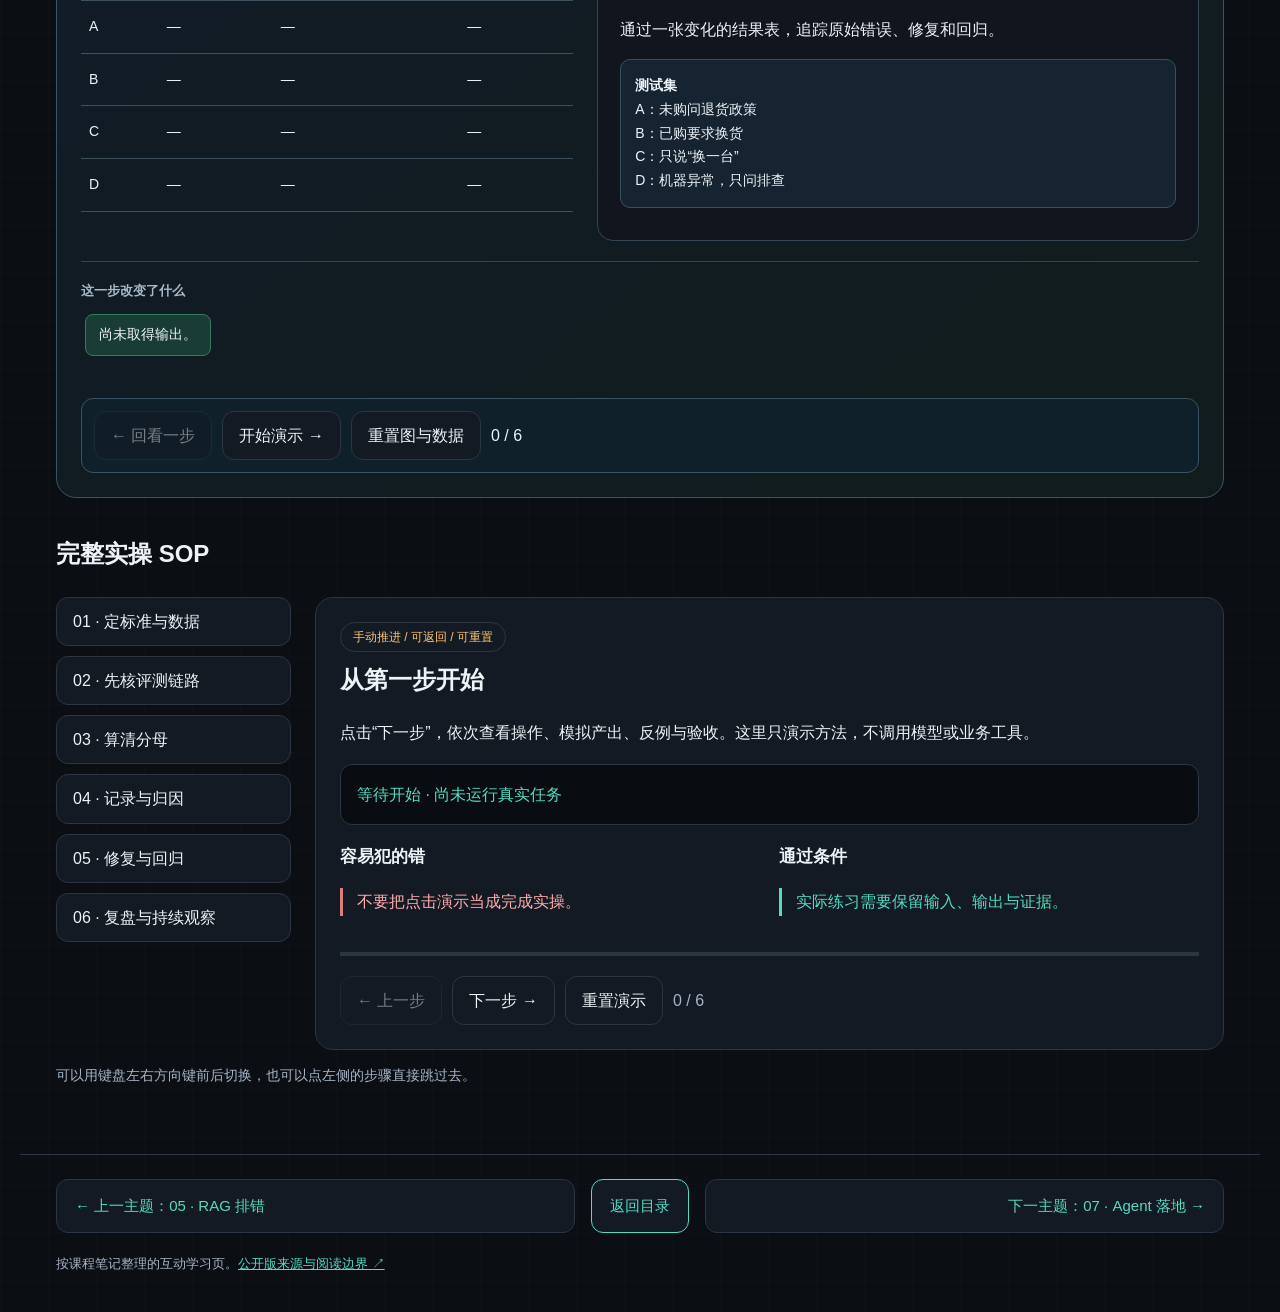
<file: 06-评测与BadcaseSOP.html>
<!doctype html><html lang="zh-CN"><meta charset="utf-8"><meta name="viewport" content="width=device-width,initial-scale=1"><title>评测与 Badcase · 互动SOP笔记</title><link rel="stylesheet" href="%E6%A0%B7%E5%BC%8F.css"><link rel="stylesheet" href="%E5%8A%A8%E6%80%81%E6%BC%94%E7%A4%BA.css"><link rel="stylesheet" href="%E4%B8%BB%E9%A2%98%E5%AF%BC%E8%88%AA.css"><body><div class="host-notice">产品学习 · 公开演示版 · 更新于2026-11-16</div><header><div class="top"><a href="%E5%BC%80%E5%A7%8B%E9%98%85%E8%AF%BB.html">← 全部笔记</a><span class="badge">教学模拟 · 不执行真实操作</span></div><p class="eyebrow">PRODUCT PRACTICE / 06</p><h1>评测与 Badcase SOP</h1><p class="sub">一条错题，变成可复验的改进。</p><nav class="tabs" aria-label="阅读模式"><button data-tab="0" aria-selected="true">01 总流程</button><button data-tab="1" aria-selected="false">02 亲手走一遍</button><button data-tab="2" aria-selected="false">03 自测与产出</button><button data-tab="3" aria-selected="false">04 口头补充与来源</button></nav></header><main>
<section data-panel><p class="eyebrow">MAP / 先看完整路径</p><div class="map"><button class="node" data-step="0"><span>STEP 01 →</span><b>定标准与数据</b></button><button class="node" data-step="1"><span>STEP 02 →</span><b>先核评测链路</b></button><button class="node" data-step="2"><span>STEP 03 →</span><b>算清分母</b></button><button class="node" data-step="3"><span>STEP 04 →</span><b>记录与归因</b></button><button class="node" data-step="4"><span>STEP 05 →</span><b>修复与回归</b></button><button class="node" data-step="5"><span>STEP 06 →</span><b>复盘与持续观察</b></button></div><div class="box"><h2>怎样使用</h2><p>先顺着 1 → 6 看流程，再点击任意步骤进入演示。每步同时看“做什么、留下什么、容易错在哪里、怎样验收”。</p><p class="caption">实际项目里，这些步骤经常来回往返，不必死板按顺序走。页面里的案例都是虚构的教学示例。</p></div><img class="figure" src="0c56c3bb4c6f.png" alt="评测与 Badcase辅助图解"><p class="caption">图解为学习示意。</p></section>
<section data-panel hidden><section id="dynamic-stage" aria-label="动态流程演示"></section><h2>完整实操 SOP</h2><div class="lab"><aside class="rail" aria-label="步骤"><button data-step="0">01 · 定标准与数据</button><button data-step="1">02 · 先核评测链路</button><button data-step="2">03 · 算清分母</button><button data-step="3">04 · 记录与归因</button><button data-step="4">05 · 修复与回归</button><button data-step="5">06 · 复盘与持续观察</button></aside><article class="box" aria-live="polite"><span class="badge">手动推进 / 可返回 / 可重置</span><h2 id="step-title"></h2><p id="action"></p><div class="log" id="output"></div><div class="bodygrid"><div><h3>容易犯的错</h3><p class="bad" id="bad"></p></div><div><h3>通过条件</h3><p class="good" id="check"></p></div></div><div class="progress"><i id="bar"></i></div><div class="controls"><button id="prev">← 上一步</button><button id="next">下一步 →</button><button id="reset">重置演示</button><span id="count" class="muted"></span></div></article></div><p class="caption">可以用键盘左右方向键前后切换，也可以点左侧的步骤直接跳过去。</p></section>
<section data-panel hidden><div class="bodygrid"><div class="box"><p class="eyebrow">CHECK / 先判断，再看解释</p><h2>一条错误很难复现，还需要记录吗？</h2><div class="choices"><button data-choice="0">不需要</button><button data-choice="1">需要，记录条件、频次与影响</button><button data-choice="2">只改模型温度即可</button></div><div class="feedback" id="feedback" role="status" hidden></div><button id="quiz-reset">重做自测</button></div><div class="box"><h2>带走一张实操卡</h2><label for="draft">用自己的任务填写：目标 / 依据 / 操作 / 预期 / 实际 / 待核</label><textarea id="draft" placeholder="目标：
依据：
操作：
预期：
实际（未做就写待测）：
待核："></textarea><button id="download">下载我的草稿</button><p class="caption">内容只在当前页，刷新不保存；下载不会提交给老师，也不会改写课程笔记。</p></div></div></section>
<section data-panel hidden><div class="box"><p class="eyebrow">ORAL NOTES / 主线外也要记</p><h2>老师口头补充与游离知识点</h2><ul class="oral"><li>10/25 P0086–P0102：规则、模型与人工裁判都需校准。</li><li>10/25 P0214：Hardcase是难度，不是低优先级。</li><li>10/25 P0275：删除无价值润色后同时复测质量与耗时。</li><li>2026-10-25 第二周学习笔记：目标 / 固定什么、拿什么测 / 出问题后查哪里</li><li>2026-10-25 第二周学习笔记：生成系统是否可靠 / 实际工作流输出及其请求、模型、提示词/参考图版本 / 先人工确认真错，再沿节点输入输出找原因；不凭末端结果直接判模型不行</li><li>2026-10-25 第二周学习笔记：评估器是否可靠 / 一批已人工核标的固定结果，含正例、反例与边界 / 比较裁判结论与人工依据，查规则、解析、模型识别能力及误判</li><li>2026-10-25 第二周学习笔记：27:12–28:22 / 不只填API key，要知道实际用了什么模型，按任务评测 / 核生成器和评估器各自配置及运行日志。便宜/贵、新/旧不能直接推出好坏；课堂品牌排序不作现行选型依据</li><li>2026-10-25 第二周学习笔记：28:37–29:49、02:39:35–39:46 / 卡点及时暴露，别等交作业才说目标不清 / 说明已尝试、实际报错、影响和需要的帮助，不只说“不会”</li><li>2026-10-25 第二周学习笔记：37:19–44:54 / 评测是可迁移的方法；数据要贴近业务，可先少量检查再扩量，用变量对照 / 9:1、10条/50条均为举例；自然样本和刻意挑战集分开统计。“不用脚本造语言”的课堂提醒，迁移为防机械套句，脚本仍可辅助组织、验证与运行</li><li>2026-10-25 第二周学习笔记：51:21–54:45 / 反复试验后把有效经验沉淀成SOP/skill；先知道目的和预期 / 不只是多试：记录假设、改动、版本和结果。由AI起草，人核业务标准；保存skill不代表永久学习</li><li>2026-10-25 第二周学习笔记：01:20:24–22:16 / 不要求一定酷炫；设计应与目标相关、能解释取舍 / “能讲理由”只证明思考，不代替可用性验证；不能把之前对红绿配色的点评写成禁用规则</li><li>2026-10-25 第二周学习笔记：01:26:08–29:18 / 软指标可在讨论和试验中修订；AI给十条也要人筛 / 先把抽象词变成可观察表现和正反例，记录变更理由，再用同版标准重评，不能边看分数边偷偷改线</li><li>2026-10-25 第二周学习笔记：01:50:56–54:45 / 可让AI快速起草，再针对问题研究、与业务方讨论 / AI不能取代真实业务方的政策与授权；学习时自己练写也有价值，不把效率建议变成“禁止自己写”</li><li>2026-10-25 第二周学习笔记：02:07:10–10:23 / 模型裁判可能误判，人工可复核改判，也可比较评估模型 / **纠正课堂“改掉即可、不用记录”的说法**：保留原评分、人工结论、依据和规则版本。误判不是生成系统的失败，但属于评测系统缺陷，不能删掉证据</li><li>2026-10-25 第二周学习笔记：02:18:08–24:16、03:15:26–16:26 / 找具体参考，外部介绍页与内部工作台分别设计 / 借鉴布局、层级与交互后按本任务验收；大厂采用不证明适合我们，不能声称别人的转化数据就是我们的依据</li><li>2026-10-25 第二周学习笔记：02:27:50–28:55 / 画面不符合时，查Dify节点日志及上游残存提示 / 上下文污染只是候选原因；还须查输入映射、参考图、实际模型及输出。没有日志就保留未知，不写“肯定提示词问题”</li><li>2026-10-25 第二周学习笔记：02:29:18–31:00 / 不为降低通过率故意造刁钻样本；还要人工复核 / 正常集测任务表现，挑战集测明确边界。猫不在现场、孩子在别处可以是有效条件，不能仅因少见判无效</li><li>2026-10-25 第二周学习笔记：03:13:13–14:54 / 未给材质信息而提示咨询客服，不应仅因提到“材质”误杀 / 规则区分“无依据断言”与“说明未知/引导核实”，配成对示例；有其他编造或违规则仍不能整体放行</li></ul><p class="caption">括号里是课程日期和录音时间点，方便回去查原话。内容是按录音整理的要点，不是逐字原话。</p></div><div class="box sources" style="margin-top:20px"><h2>来源与公开范围</h2><a href="来源说明.html">公开版来源与阅读边界 ↗</a><a href="来源说明.html">公开版来源与阅读边界 ↗</a><p>本页把课程内容按操作步骤重新组织。想看课堂上的完整语境，请看按日期整理的笔记。课程里的观点不等于已核实的事实；涉及平台规则和参数的，用之前再查一遍。</p></div></section>
</main><footer><nav class="topic-nav" aria-label="主题导航"><a href="05-RAG%E6%8E%92%E9%94%99SOP.html">← 上一主题：05 · RAG 排错</a><a class="directory-link" href="%E5%BC%80%E5%A7%8B%E9%98%85%E8%AF%BB.html">返回目录</a><a href="07-Agent%E8%90%BD%E5%9C%B0SOP.html">下一主题：07 · Agent 落地 →</a></nav><p>按课程笔记整理的互动学习页。<a href="来源说明.html">公开版来源与阅读边界 ↗</a></p></footer><script type="application/json" id="lesson-data">{"slug": "06-评测与BadcaseSOP", "title": "评测与 Badcase", "sub": "一条错题，变成可复验的改进。", "source": ["来源说明.html"], "oral": ["10/25 P0086–P0102：规则、模型与人工裁判都需校准。", "10/25 P0214：Hardcase是难度，不是低优先级。", "10/25 P0275：删除无价值润色后同时复测质量与耗时。", "2026-10-25 第二周学习笔记：目标 / 固定什么、拿什么测 / 出问题后查哪里", "2026-10-25 第二周学习笔记：生成系统是否可靠 / 实际工作流输出及其请求、模型、提示词/参考图版本 / 先人工确认真错，再沿节点输入输出找原因；不凭末端结果直接判模型不行", "2026-10-25 第二周学习笔记：评估器是否可靠 / 一批已人工核标的固定结果，含正例、反例与边界 / 比较裁判结论与人工依据，查规则、解析、模型识别能力及误判", "2026-10-25 第二周学习笔记：27:12–28:22 / 不只填API key，要知道实际用了什么模型，按任务评测 / 核生成器和评估器各自配置及运行日志。便宜/贵、新/旧不能直接推出好坏；课堂品牌排序不作现行选型依据", "2026-10-25 第二周学习笔记：28:37–29:49、02:39:35–39:46 / 卡点及时暴露，别等交作业才说目标不清 / 说明已尝试、实际报错、影响和需要的帮助，不只说“不会”", "2026-10-25 第二周学习笔记：37:19–44:54 / 评测是可迁移的方法；数据要贴近业务，可先少量检查再扩量，用变量对照 / 9:1、10条/50条均为举例；自然样本和刻意挑战集分开统计。“不用脚本造语言”的课堂提醒，迁移为防机械套句，脚本仍可辅助组织、验证与运行", "2026-10-25 第二周学习笔记：51:21–54:45 / 反复试验后把有效经验沉淀成SOP/skill；先知道目的和预期 / 不只是多试：记录假设、改动、版本和结果。由AI起草，人核业务标准；保存skill不代表永久学习", "2026-10-25 第二周学习笔记：01:20:24–22:16 / 不要求一定酷炫；设计应与目标相关、能解释取舍 / “能讲理由”只证明思考，不代替可用性验证；不能把之前对红绿配色的点评写成禁用规则", "2026-10-25 第二周学习笔记：01:26:08–29:18 / 软指标可在讨论和试验中修订；AI给十条也要人筛 / 先把抽象词变成可观察表现和正反例，记录变更理由，再用同版标准重评，不能边看分数边偷偷改线", "2026-10-25 第二周学习笔记：01:50:56–54:45 / 可让AI快速起草，再针对问题研究、与业务方讨论 / AI不能取代真实业务方的政策与授权；学习时自己练写也有价值，不把效率建议变成“禁止自己写”", "2026-10-25 第二周学习笔记：02:07:10–10:23 / 模型裁判可能误判，人工可复核改判，也可比较评估模型 / **纠正课堂“改掉即可、不用记录”的说法**：保留原评分、人工结论、依据和规则版本。误判不是生成系统的失败，但属于评测系统缺陷，不能删掉证据", "2026-10-25 第二周学习笔记：02:18:08–24:16、03:15:26–16:26 / 找具体参考，外部介绍页与内部工作台分别设计 / 借鉴布局、层级与交互后按本任务验收；大厂采用不证明适合我们，不能声称别人的转化数据就是我们的依据", "2026-10-25 第二周学习笔记：02:27:50–28:55 / 画面不符合时，查Dify节点日志及上游残存提示 / 上下文污染只是候选原因；还须查输入映射、参考图、实际模型及输出。没有日志就保留未知，不写“肯定提示词问题”", "2026-10-25 第二周学习笔记：02:29:18–31:00 / 不为降低通过率故意造刁钻样本；还要人工复核 / 正常集测任务表现，挑战集测明确边界。猫不在现场、孩子在别处可以是有效条件，不能仅因少见判无效", "2026-10-25 第二周学习笔记：03:13:13–14:54 / 未给材质信息而提示咨询客服，不应仅因提到“材质”误杀 / 规则区分“无依据断言”与“说明未知/引导核实”，配成对示例；有其他编造或违规则仍不能整体放行"], "steps": [{"name": "定标准与数据", "action": "定义业务目标、错误代价、判法；核预期标签。", "output": "正常、模糊、多诉求、规则边界与接口失败均有覆盖。", "bad": "直接套课堂90%、9:1或500条。", "check": "标准可判定；争议标清；示例与保留测试分开。"}, {"name": "先核评测链路", "action": "试连 → 批量请求 → 评分 → 人工复核。", "output": "教学故障：全部失败，但评分规则仍是占位模板。", "bad": "据全失败分数宣布模型完全不行。", "check": "请求版本、原始输出、评分字段、标准均可回查。"}, {"name": "算清分母", "action": "准确率、精确率、召回率分别算。", "output": "实际售后20条命中16，误报4：召回16/20，精确16/20；整体准确率资料不足。", "bad": "三种指标混称准确率；请求失败偷偷排除。", "check": "总量、适用范围、未测/失败分别展示。"}, {"name": "记录与归因", "action": "保存条件、预期、实际、追踪、影响与假设。", "output": "模型？规则？资料？工具？字段？评分器？逐层查证。", "bad": "第一处偏差自动当最终根因；偶发错误不算错。", "check": "原因有证据；难度与严重性分开。"}, {"name": "修复与回归", "action": "有依据地改一处，用开发/回归集重测原句、边界和正常题；定版后用未参与调优的测试集独立验收。", "output": "改前/改后同标准；质量、延迟和成本一起比较。", "bad": "偷偷放宽标准或只验证服务能启动。", "check": "有真实运行证据才写通过；标准修订需重评。"}, {"name": "复盘与持续观察", "action": "把新失败纳入维护的案例集，写出当前限制。", "output": "报告：适用样本、通过情况、失败分布、未解风险、下一步。", "bad": "小样本全过就保证永不出错。", "check": "记录版本；上线范围和门槛由实际风险确定。"}], "question": "一条错误很难复现，还需要记录吗？", "answers": ["不需要", "需要，记录条件、频次与影响", "只改模型温度即可"], "correct": 1, "explain": "偶发错误也可能有严重后果；先保留证据，不凭现象定根因。", "img": "2026-11-12/图解笔记/06-Badcase闭环.png", "metric_lab": {"title": "点评增量 · 裁判与测试集", "modes": [{"id": "override", "label": "裁判误判：怎样改判才可追溯？", "source": "10/30点评，第二周§11，37:19—48:29、02:07:10—02:10:23；保留原判是整理纠偏。", "steps": [{"title": "固定产物，先核裁判", "explain": "教学样本A日期正确，但模型裁判判失败。冻结产物和规则版本，不同时改生成器。", "groups": [{"label": "产物A", "items": ["日期与资料一致"], "tone": "neutral"}, {"label": "裁判V1", "items": ["失败"], "tone": "bad"}, {"label": "人工依据", "items": ["原资料逐字核对"], "tone": "neutral"}], "formula": "被测对象：裁判；生成产物暂不改", "bad": "工作流输出也可用于裁判校准，不能只按数据由谁生成来归因。"}, {"title": "人工改判但保留旧记录", "explain": "添加复核结论“通过”、证据位置与规则版本；原判失败继续可查。把缺陷计入评估器，不混入生成失败。", "groups": [{"label": "原判", "items": ["V1：失败"], "tone": "neutral"}, {"label": "人工复核", "items": ["通过", "依据：日期逐字一致"], "tone": "good"}, {"label": "缺陷归属", "items": ["裁判误判"], "tone": "neutral"}], "formula": "记录：原判 + 复核判 + 依据 + 版本", "bad": "删掉原评分会失去误判证据。"}, {"title": "修裁判，用固定校准集复核", "explain": "教学校准集3条：正确日期、错日期、缺日期。裁判V2应分出通过/失败/待补，另保留未参与调试的测试题。", "groups": [{"label": "固定校准结果", "items": ["正确→通过", "错误→失败", "缺失→待补"], "tone": "neutral"}, {"label": "版本", "items": ["裁判V2", "生成器未变"], "tone": "neutral"}, {"label": "独立测试", "items": ["未见题待测"], "tone": "warn"}], "formula": "同一产物重判能核裁判变化，不证明生成系统变好了", "bad": "校准集通过不等于真实业务永远无误判。"}]}, {"id": "testsets", "label": "样本分组：为什么不能把挑战集当线上失败率？", "source": "10/30点评，第二周§11，37:19—44:54；整理者算例。", "steps": [{"title": "把样本用途分开", "explain": "教学自然样本100条、挑战集20条、裁判校准集10条。三组承担不同目的；编号互不重叠。", "groups": [{"label": "自然样本", "items": ["100条", "估计该采样范围表现"], "tone": "neutral"}, {"label": "挑战集", "items": ["20条", "刻意难题"], "tone": "neutral"}, {"label": "校准集", "items": ["10条", "人工已核标"], "tone": "neutral"}], "formula": "样本来源、抽样方式和版本先记录", "bad": "课堂10条/50条、9:1是举例，不是通用固定比例。"}, {"title": "分别统计失败，避免混成一个率", "explain": "教学自然样本10失败=10%；挑战集12失败=60%；校准集2误判=20%。各自分母和被测对象不同。", "groups": [{"label": "生成自然集", "items": ["10/100=10%"], "tone": "neutral"}, {"label": "生成挑战集", "items": ["12/20=60%"], "tone": "warn"}, {"label": "裁判校准集", "items": ["2/10=20%误判"], "tone": "bad"}], "formula": "不得把24/130当作线上生成失败率", "bad": "即使只合并自然+挑战，22/120也不是自然流量估计。"}, {"title": "调试之后，用保留题检查泛化", "explain": "修对应环节，重跑开发/回归题。独立测试集不参与调优；一旦据其结果修改方案，该轮结果不能再当作独立证明，应另备未用过的测试数据。", "groups": [{"label": "调试回归", "items": ["原失败", "正常对照"], "tone": "neutral"}, {"label": "独立验证", "items": ["保留题", "同版规则"], "tone": "neutral"}, {"label": "结论", "items": ["按各集报告", "注明限制"], "tone": "neutral"}], "formula": "报告样本范围、生成器/裁判版本和未核项", "bad": "样本数少或不代表业务时，不将百分比推广到所有用户。"}]}]}, "extra_sources": []}</script><script src="%E4%BA%A4%E4%BA%92.js"></script><script src="%E6%A1%88%E4%BE%8B%E5%8A%A8%E6%80%81%E6%BC%94%E7%A4%BA.js"></script><script src="%E5%8A%A8%E6%80%81%E6%BC%94%E7%A4%BA.js"></script><link rel="stylesheet" href="%E6%8C%87%E6%A0%87%E8%BF%9B%E9%98%B6%E6%BC%94%E7%A4%BA.css"><script src="%E6%8C%87%E6%A0%87%E8%BF%9B%E9%98%B6%E6%BC%94%E7%A4%BA.js"></script></body></html><style>.host-notice{max-width:1168px;margin:16px auto;padding:0 20px;font-size:13px;color:#a6b4c6}[data-local-source]{color:#a6b4c6;cursor:help}img{max-width:100%}</style>
</file>
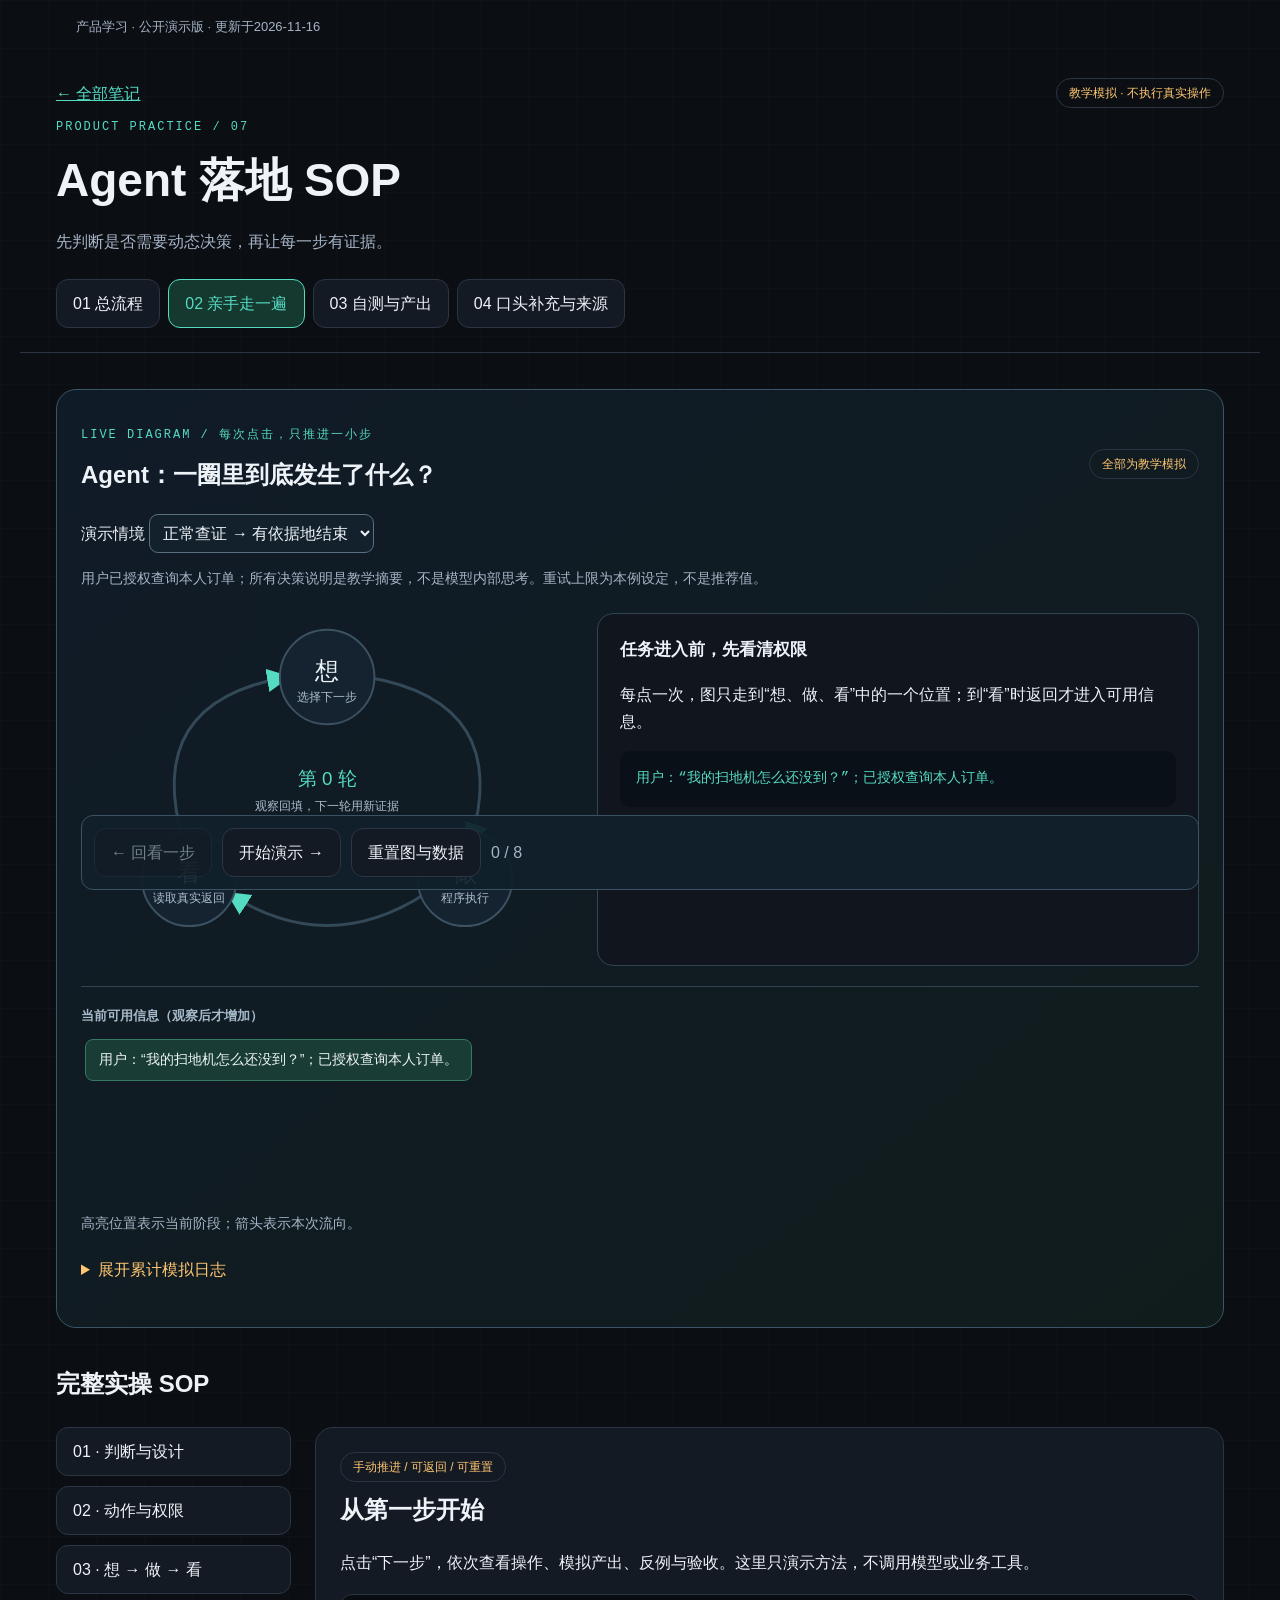
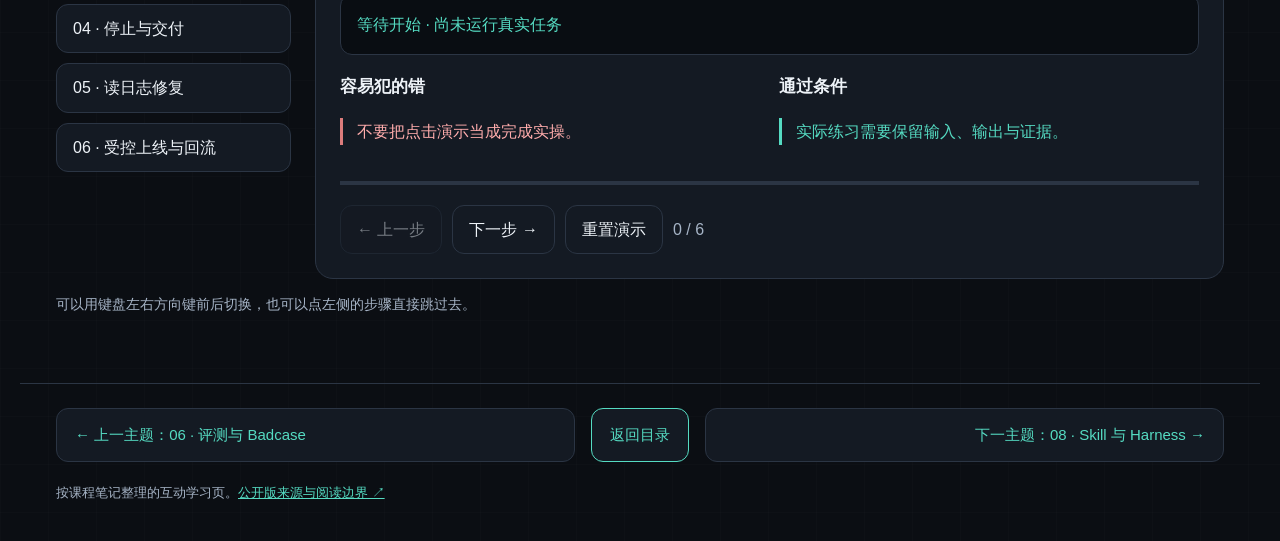
<file: 07-Agent落地SOP.html>
<!doctype html><html lang="zh-CN"><meta charset="utf-8"><meta name="viewport" content="width=device-width,initial-scale=1"><title>Agent 落地 · 互动SOP笔记</title><link rel="stylesheet" href="%E6%A0%B7%E5%BC%8F.css"><link rel="stylesheet" href="%E5%8A%A8%E6%80%81%E6%BC%94%E7%A4%BA.css"><link rel="stylesheet" href="%E4%B8%BB%E9%A2%98%E5%AF%BC%E8%88%AA.css"><body><div class="host-notice">产品学习 · 公开演示版 · 更新于2026-11-16</div><header><div class="top"><a href="%E5%BC%80%E5%A7%8B%E9%98%85%E8%AF%BB.html">← 全部笔记</a><span class="badge">教学模拟 · 不执行真实操作</span></div><p class="eyebrow">PRODUCT PRACTICE / 07</p><h1>Agent 落地 SOP</h1><p class="sub">先判断是否需要动态决策，再让每一步有证据。</p><nav class="tabs" aria-label="阅读模式"><button data-tab="0" aria-selected="true">01 总流程</button><button data-tab="1" aria-selected="false">02 亲手走一遍</button><button data-tab="2" aria-selected="false">03 自测与产出</button><button data-tab="3" aria-selected="false">04 口头补充与来源</button></nav></header><main>
<section data-panel><p class="eyebrow">MAP / 先看完整路径</p><div class="map"><button class="node" data-step="0"><span>STEP 01 →</span><b>判断与设计</b></button><button class="node" data-step="1"><span>STEP 02 →</span><b>动作与权限</b></button><button class="node" data-step="2"><span>STEP 03 →</span><b>想 → 做 → 看</b></button><button class="node" data-step="3"><span>STEP 04 →</span><b>停止与交付</b></button><button class="node" data-step="4"><span>STEP 05 →</span><b>读日志修复</b></button><button class="node" data-step="5"><span>STEP 06 →</span><b>受控上线与回流</b></button></div><div class="box"><h2>怎样使用</h2><p>先顺着 1 → 6 看流程，再点击任意步骤进入演示。每步同时看“做什么、留下什么、容易错在哪里、怎样验收”。</p><p class="caption">实际项目里，这些步骤经常来回往返，不必死板按顺序走。页面里的案例都是虚构的教学示例。</p></div><img class="figure" src="57b8169dcc86.png" alt="Agent 落地辅助图解"><p class="caption">图解为学习示意。</p></section>
<section data-panel hidden><section id="dynamic-stage" aria-label="动态流程演示"></section><h2>完整实操 SOP</h2><div class="lab"><aside class="rail" aria-label="步骤"><button data-step="0">01 · 判断与设计</button><button data-step="1">02 · 动作与权限</button><button data-step="2">03 · 想 → 做 → 看</button><button data-step="3">04 · 停止与交付</button><button data-step="4">05 · 读日志修复</button><button data-step="5">06 · 受控上线与回流</button></aside><article class="box" aria-live="polite"><span class="badge">手动推进 / 可返回 / 可重置</span><h2 id="step-title"></h2><p id="action"></p><div class="log" id="output"></div><div class="bodygrid"><div><h3>容易犯的错</h3><p class="bad" id="bad"></p></div><div><h3>通过条件</h3><p class="good" id="check"></p></div></div><div class="progress"><i id="bar"></i></div><div class="controls"><button id="prev">← 上一步</button><button id="next">下一步 →</button><button id="reset">重置演示</button><span id="count" class="muted"></span></div></article></div><p class="caption">可以用键盘左右方向键前后切换，也可以点左侧的步骤直接跳过去。</p></section>
<section data-panel hidden><div class="bodygrid"><div class="box"><p class="eyebrow">CHECK / 先判断，再看解释</p><h2>模型说“已退款”，能算完成吗？</h2><div class="choices"><button data-choice="0">能，表达明确即可</button><button data-choice="1">不能，需查实际执行与业务状态</button><button data-choice="2">只要工具请求格式正确就算</button></div><div class="feedback" id="feedback" role="status" hidden></div><button id="quiz-reset">重做自测</button></div><div class="box"><h2>带走一张实操卡</h2><label for="draft">用自己的任务填写：目标 / 依据 / 操作 / 预期 / 实际 / 待核</label><textarea id="draft" placeholder="目标：
依据：
操作：
预期：
实际（未做就写待测）：
待核："></textarea><button id="download">下载我的草稿</button><p class="caption">内容只在当前页，刷新不保存；下载不会提交给老师，也不会改写课程笔记。</p></div></div></section>
<section data-panel hidden><div class="box"><p class="eyebrow">ORAL NOTES / 主线外也要记</p><h2>老师口头补充与游离知识点</h2><ul class="oral"><li>11/5 01:05:57–01:07:39：模型提调用，程序执行。</li><li>11/5 01:29:36–01:30:40：停止、上限与人工决定。</li><li>11/5 02:05:20–02:12:56：偏好不是交易授权，重试前核结果。</li></ul><p class="caption">括号里是课程日期和录音时间点，方便回去查原话。内容是按录音整理的要点，不是逐字原话。</p></div><div class="box sources" style="margin-top:20px"><h2>来源与公开范围</h2><a href="来源说明.html">公开版来源与阅读边界 ↗</a><a href="来源说明.html">公开版来源与阅读边界 ↗</a><a href="来源说明.html">公开版来源与阅读边界 ↗</a><p>本页把课程内容按操作步骤重新组织。想看课堂上的完整语境，请看按日期整理的笔记。课程里的观点不等于已核实的事实；涉及平台规则和参数的，用之前再查一遍。</p></div></section>
</main><footer><nav class="topic-nav" aria-label="主题导航"><a href="06-%E8%AF%84%E6%B5%8B%E4%B8%8EBadcaseSOP.html">← 上一主题：06 · 评测与 Badcase</a><a class="directory-link" href="%E5%BC%80%E5%A7%8B%E9%98%85%E8%AF%BB.html">返回目录</a><a href="08-Skill%E4%B8%8EHarnessSOP.html">下一主题：08 · Skill 与 Harness →</a></nav><p>按课程笔记整理的互动学习页。<a href="来源说明.html">公开版来源与阅读边界 ↗</a></p></footer><script type="application/json" id="lesson-data">{"slug": "07-Agent落地SOP", "title": "Agent 落地", "sub": "先判断是否需要动态决策，再让每一步有证据。", "source": ["来源说明.html"], "oral": ["11/5 01:05:57–01:07:39：模型提调用，程序执行。", "11/5 01:29:36–01:30:40：停止、上限与人工决定。", "11/5 02:05:20–02:12:56：偏好不是交易授权，重试前核结果。"], "steps": [{"name": "判断与设计", "action": "比较固定规则/工作流和动态查证；看价值、成本与错误代价。", "output": "案例：查询物流并解释异常；无订单号可补问或按已授权身份查列表。", "bad": "没有订单号就必用Agent；三问答完就自动立项。", "check": "解释为何选择该方案；证据与依赖仍需验证。"}, {"name": "动作与权限", "action": "盘点工具、参数、返回、权限和失败出口。", "output": "查订单/查物流/查规则；退款和外部写入按实际权限处理。", "bad": "只读就无条件放行，或者所有动作一律人审。", "check": "按数据权限、影响与可恢复性设计；不扩大用户授权。"}, {"name": "想 → 做 → 看", "action": "点击本步展示模拟调用；观察更新后再选下一步。", "output": "模拟日志：缺订单标识 → 按已授权身份查列表 → 得到候选订单 → 确认目标后查物流。", "bad": "编订单号反复调用；只看最后一句回答。", "check": "展示计划、调用、返回与证据，不伪装模型内部推理。"}, {"name": "停止与交付", "action": "结果足够则结束；缺证据、权限或资源时走相应出口。", "output": "模拟结果：已查到延误记录，提供依据；没有执行退款。", "bad": "只允许“成功或到步数上限”，忽略取消、超时和人工决定。", "check": "运行系统落实预算、失败和停止约束；5轮只是示例。"}, {"name": "读日志修复", "action": "检查工具是否可见、描述是否清楚、参数、权限和返回。", "output": "假设：工具说明缺适用条件。核证据后补“缺订单号但有授权身份时可用”。", "bad": "一次没选工具，就认定唯一根因是描述。", "check": "修后重做原动作，再回归；不预填12/12通过。"}, {"name": "受控上线与回流", "action": "按任务风险设置范围、观察指标、回退与人工接管。", "output": "PRD检查：目标与指标、工具、边界、停止、兜底、验证与运营。", "bad": "所有项目固定5%→25%→100%；测试点击就当上线。", "check": "真实结果、成本与失败记录回流；展示范围只是教学。"}], "question": "模型说“已退款”，能算完成吗？", "answers": ["能，表达明确即可", "不能，需查实际执行与业务状态", "只要工具请求格式正确就算"], "correct": 1, "explain": "请求、返回、真实业务结果是三层证据；本页没有执行任何交易。", "img": "2026-11-12/图解笔记/07-Agent闭环.png", "extra_sources": []}</script><script src="%E4%BA%A4%E4%BA%92.js"></script><script src="%E6%A1%88%E4%BE%8B%E5%8A%A8%E6%80%81%E6%BC%94%E7%A4%BA.js"></script><script src="%E5%8A%A8%E6%80%81%E6%BC%94%E7%A4%BA.js"></script></body></html><style>.host-notice{max-width:1168px;margin:16px auto;padding:0 20px;font-size:13px;color:#a6b4c6}[data-local-source]{color:#a6b4c6;cursor:help}img{max-width:100%}</style>
</file>
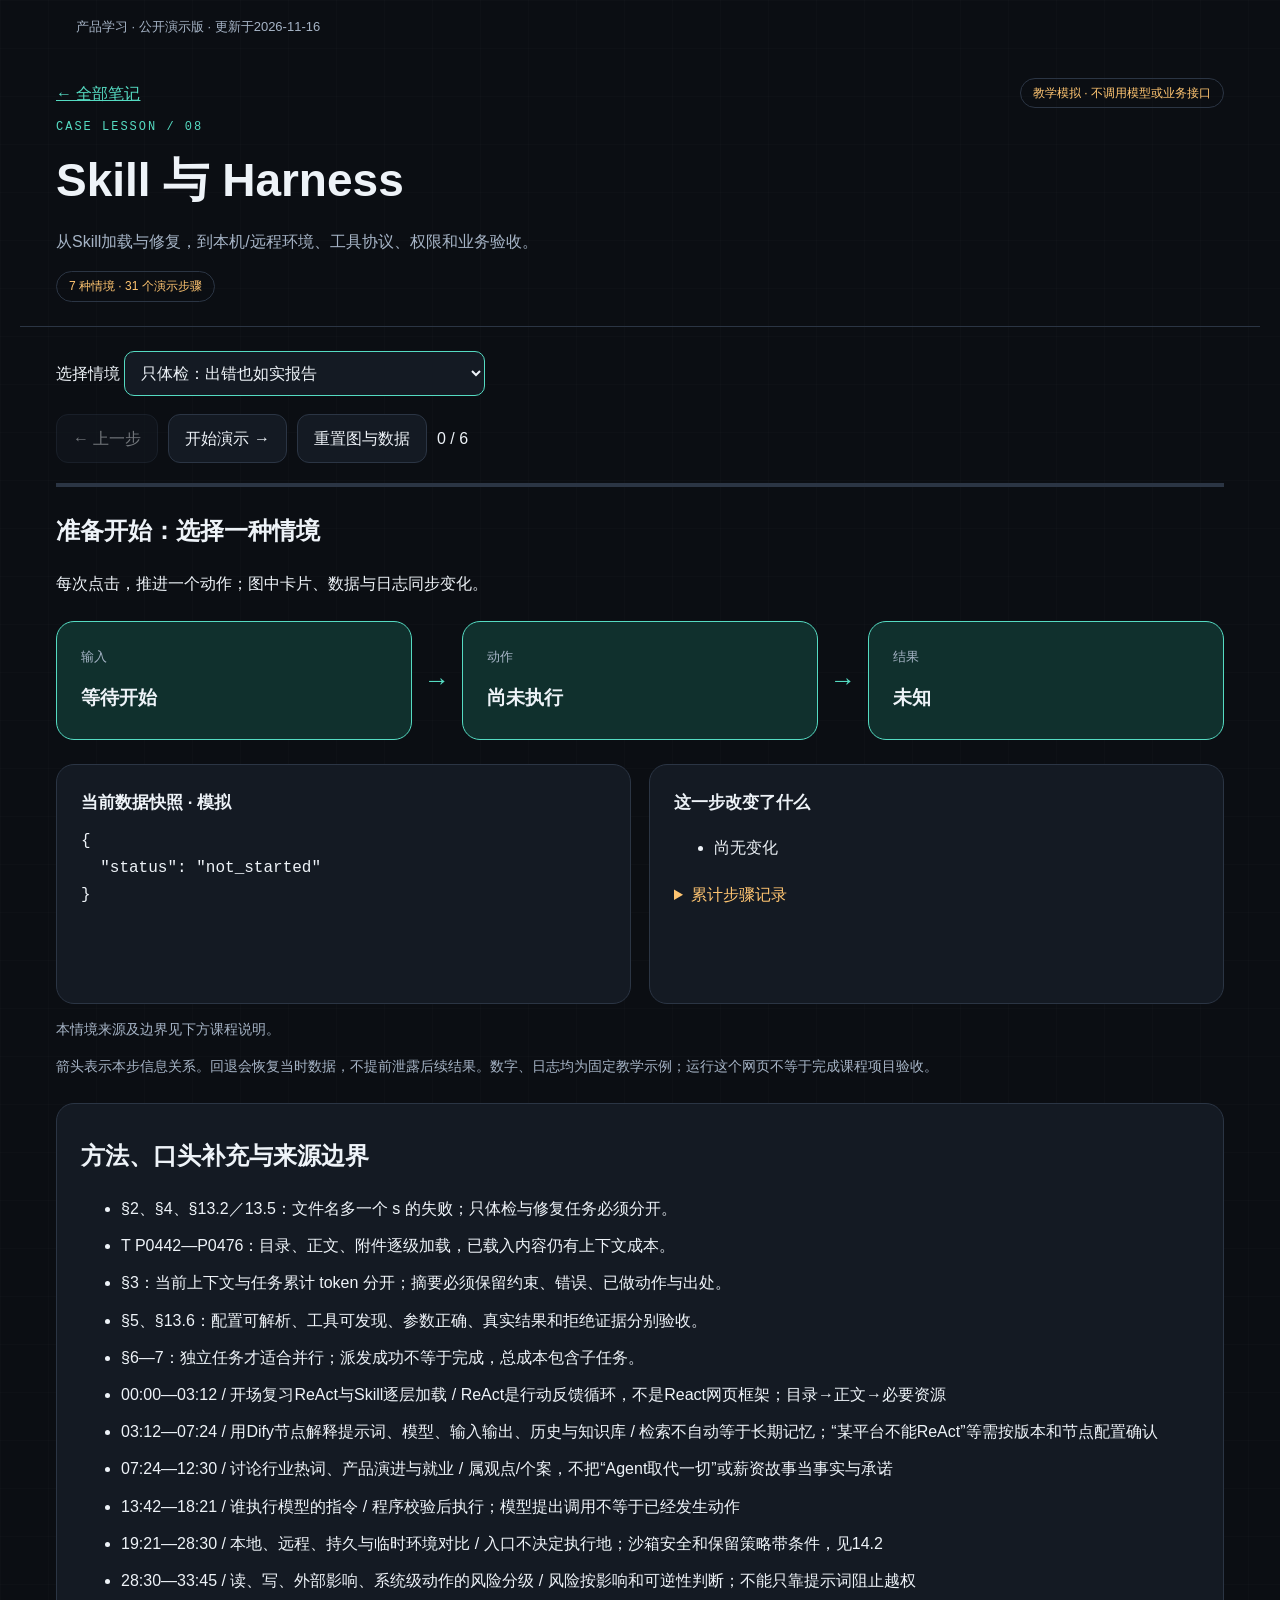
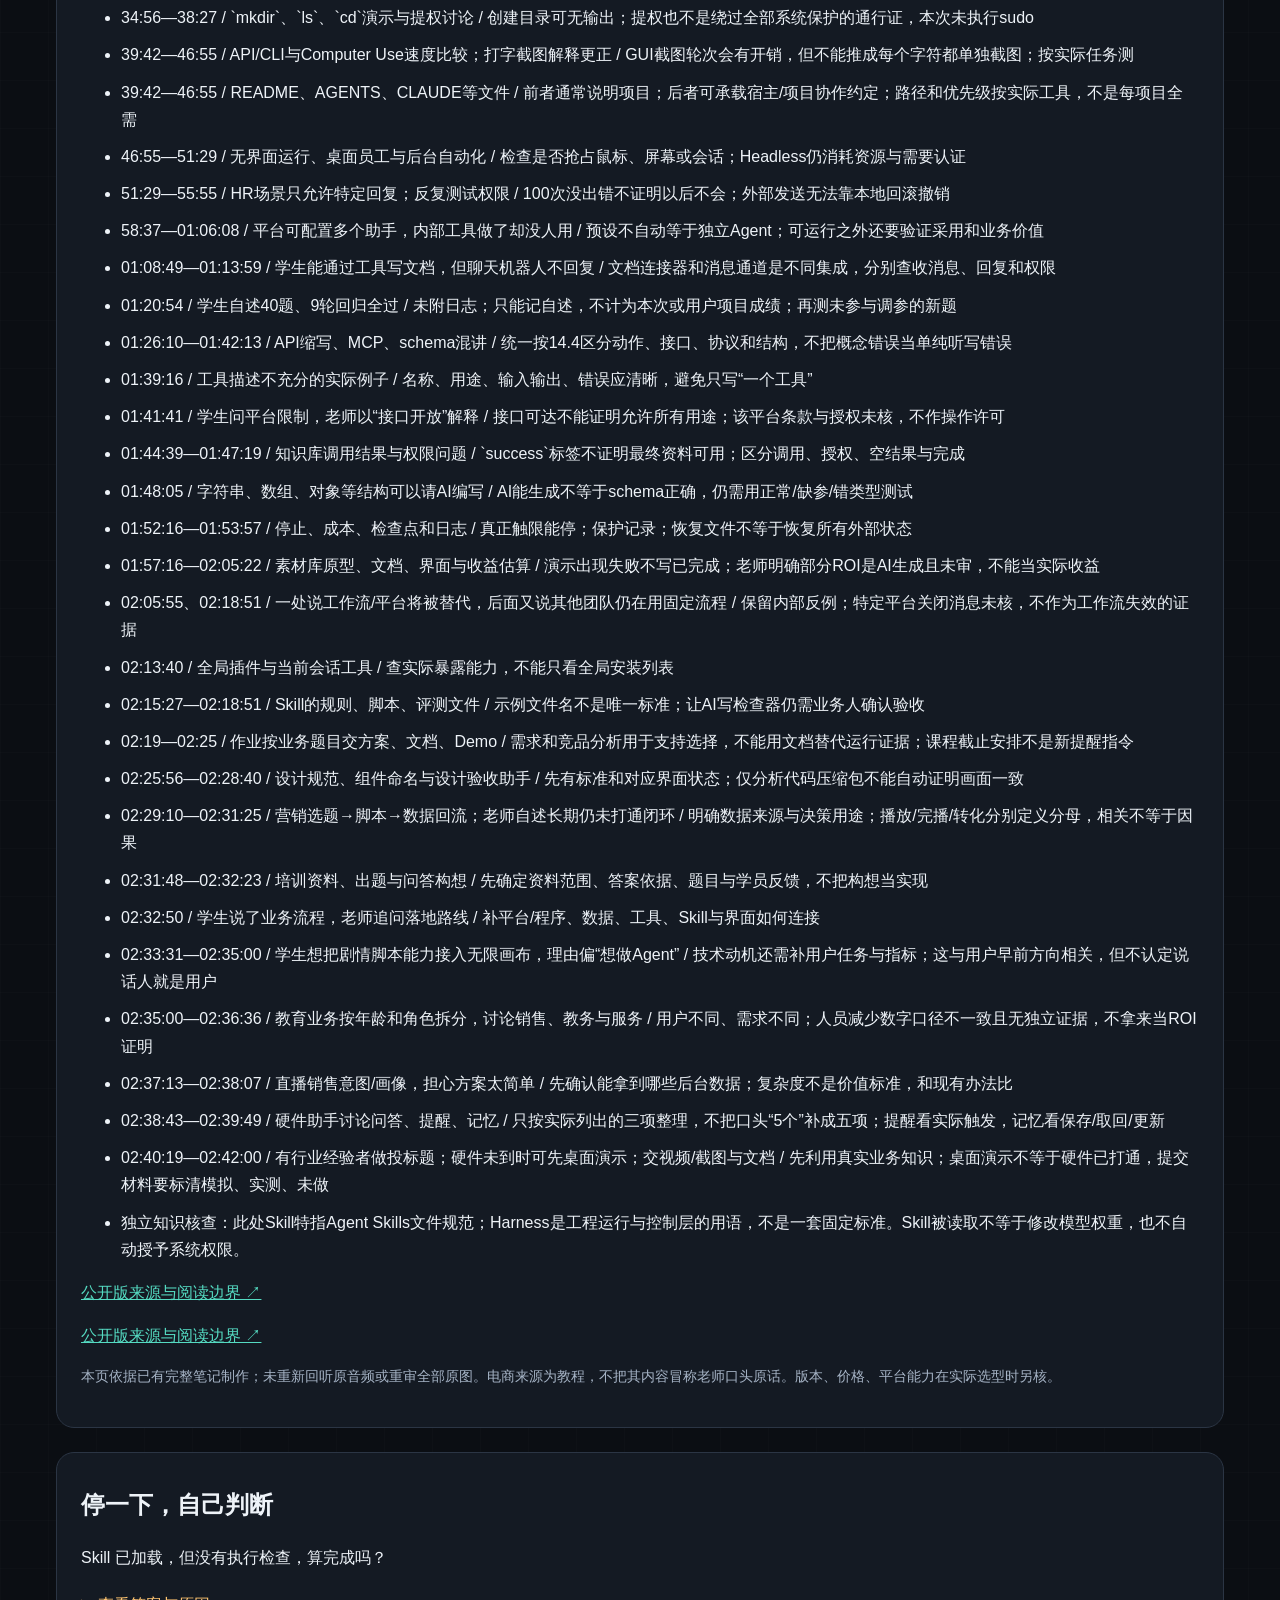
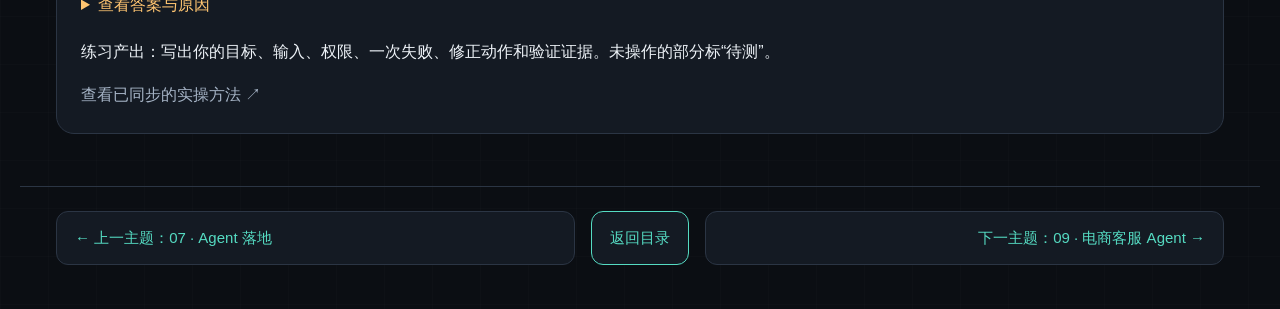
<file: 08-Skill与HarnessSOP.html>
<!doctype html><html lang="zh-CN"><meta charset="utf-8"><meta name="viewport" content="width=device-width,initial-scale=1"><title>Skill 与 Harness · 互动SOP</title><link rel="stylesheet" href="%E6%A0%B7%E5%BC%8F.css"><style>.new-graph{display:flex;align-items:stretch;gap:12px;margin:24px 0}.new-node{flex:1;min-width:0;border:1px solid #55dbc2;background:#10302d;border-radius:18px;padding:24px}.new-node small{display:block;color:#a6b4c6}.new-node strong{display:block;font-size:19px;margin-top:14px;overflow-wrap:anywhere}.new-arrow{align-self:center;color:#55dbc2;font-size:26px}pre{white-space:pre-wrap;overflow-wrap:anywhere;margin:0}select{max-width:100%;font:inherit;color:#eef3f8;background:#141a23;padding:12px;border:1px solid #55dbc2;border-radius:10px}.new-actions{display:flex;gap:10px;flex-wrap:wrap;align-items:center;margin:18px 0}.new-log{color:#a6b4c6}.new-data{min-height:240px}code{overflow-wrap:anywhere}li{margin:10px 0}@media(max-width:700px){.new-graph{flex-direction:column}.new-arrow{transform:rotate(90deg)}.new-node{padding:18px}.new-node strong{font-size:20px}}</style><link rel="stylesheet" href="%E4%B8%BB%E9%A2%98%E5%AF%BC%E8%88%AA.css"><body><div class="host-notice">产品学习 · 公开演示版 · 更新于2026-11-16</div><header><div class="top"><a href="%E5%BC%80%E5%A7%8B%E9%98%85%E8%AF%BB.html">← 全部笔记</a><span class="badge">教学模拟 · 不调用模型或业务接口</span></div><p class="eyebrow">CASE LESSON / 08</p><h1>Skill 与 Harness</h1><p class="sub">从Skill加载与修复，到本机/远程环境、工具协议、权限和业务验收。</p><span class="badge">7 种情境 · 31 个演示步骤</span></header><main><section id="new-stage"><label for="new-mode">选择情境 </label><select id="new-mode"></select><div class="new-actions"><button id="new-prev">← 上一步</button><button id="new-next">开始演示 →</button><button id="new-reset">重置图与数据</button><span id="new-count"></span></div><div class="progress"><i id="new-progress"></i></div><h2 id="new-title" style="margin-top:24px"></h2><p id="new-explain" aria-live="polite"></p><div id="new-graph" class="new-graph" aria-label="当前输入动作结果图"></div><div class="bodygrid"><article class="box new-data"><h3>当前数据快照 · 模拟</h3><pre id="new-data-view"></pre></article><article class="box"><h3>这一步改变了什么</h3><ul id="new-changes"></ul><details><summary>累计步骤记录</summary><ol id="new-log" class="new-log"></ol></details></article></div><p id="new-source" class="caption"></p><p class="caption">箭头表示本步信息关系。回退会恢复当时数据，不提前泄露后续结果。数字、日志均为固定教学示例；运行这个网页不等于完成课程项目验收。</p></section><section class="box" style="margin-top:24px"><h2>方法、口头补充与来源边界</h2><ul><li>§2、§4、§13.2／13.5：文件名多一个 s 的失败；只体检与修复任务必须分开。</li><li>T P0442—P0476：目录、正文、附件逐级加载，已载入内容仍有上下文成本。</li><li>§3：当前上下文与任务累计 token 分开；摘要必须保留约束、错误、已做动作与出处。</li><li>§5、§13.6：配置可解析、工具可发现、参数正确、真实结果和拒绝证据分别验收。</li><li>§6—7：独立任务才适合并行；派发成功不等于完成，总成本包含子任务。</li><li>00:00—03:12 / 开场复习ReAct与Skill逐层加载 / ReAct是行动反馈循环，不是React网页框架；目录→正文→必要资源</li><li>03:12—07:24 / 用Dify节点解释提示词、模型、输入输出、历史与知识库 / 检索不自动等于长期记忆；“某平台不能ReAct”等需按版本和节点配置确认</li><li>07:24—12:30 / 讨论行业热词、产品演进与就业 / 属观点/个案，不把“Agent取代一切”或薪资故事当事实与承诺</li><li>13:42—18:21 / 谁执行模型的指令 / 程序校验后执行；模型提出调用不等于已经发生动作</li><li>19:21—28:30 / 本地、远程、持久与临时环境对比 / 入口不决定执行地；沙箱安全和保留策略带条件，见14.2</li><li>28:30—33:45 / 读、写、外部影响、系统级动作的风险分级 / 风险按影响和可逆性判断；不能只靠提示词阻止越权</li><li>34:56—38:27 / `mkdir`、`ls`、`cd`演示与提权讨论 / 创建目录可无输出；提权也不是绕过全部系统保护的通行证，本次未执行sudo</li><li>39:42—46:55 / API/CLI与Computer Use速度比较；打字截图解释更正 / GUI截图轮次会有开销，但不能推成每个字符都单独截图；按实际任务测</li><li>39:42—46:55 / README、AGENTS、CLAUDE等文件 / 前者通常说明项目；后者可承载宿主/项目协作约定；路径和优先级按实际工具，不是每项目全需</li><li>46:55—51:29 / 无界面运行、桌面员工与后台自动化 / 检查是否抢占鼠标、屏幕或会话；Headless仍消耗资源与需要认证</li><li>51:29—55:55 / HR场景只允许特定回复；反复测试权限 / 100次没出错不证明以后不会；外部发送无法靠本地回滚撤销</li><li>58:37—01:06:08 / 平台可配置多个助手，内部工具做了却没人用 / 预设不自动等于独立Agent；可运行之外还要验证采用和业务价值</li><li>01:08:49—01:13:59 / 学生能通过工具写文档，但聊天机器人不回复 / 文档连接器和消息通道是不同集成，分别查收消息、回复和权限</li><li>01:20:54 / 学生自述40题、9轮回归全过 / 未附日志；只能记自述，不计为本次或用户项目成绩；再测未参与调参的新题</li><li>01:26:10—01:42:13 / API缩写、MCP、schema混讲 / 统一按14.4区分动作、接口、协议和结构，不把概念错误当单纯听写错误</li><li>01:39:16 / 工具描述不充分的实际例子 / 名称、用途、输入输出、错误应清晰，避免只写“一个工具”</li><li>01:41:41 / 学生问平台限制，老师以“接口开放”解释 / 接口可达不能证明允许所有用途；该平台条款与授权未核，不作操作许可</li><li>01:44:39—01:47:19 / 知识库调用结果与权限问题 / `success`标签不证明最终资料可用；区分调用、授权、空结果与完成</li><li>01:48:05 / 字符串、数组、对象等结构可以请AI编写 / AI能生成不等于schema正确，仍需用正常/缺参/错类型测试</li><li>01:52:16—01:53:57 / 停止、成本、检查点和日志 / 真正触限能停；保护记录；恢复文件不等于恢复所有外部状态</li><li>01:57:16—02:05:22 / 素材库原型、文档、界面与收益估算 / 演示出现失败不写已完成；老师明确部分ROI是AI生成且未审，不能当实际收益</li><li>02:05:55、02:18:51 / 一处说工作流/平台将被替代，后面又说其他团队仍在用固定流程 / 保留内部反例；特定平台关闭消息未核，不作为工作流失效的证据</li><li>02:13:40 / 全局插件与当前会话工具 / 查实际暴露能力，不能只看全局安装列表</li><li>02:15:27—02:18:51 / Skill的规则、脚本、评测文件 / 示例文件名不是唯一标准；让AI写检查器仍需业务人确认验收</li><li>02:19—02:25 / 作业按业务题目交方案、文档、Demo / 需求和竞品分析用于支持选择，不能用文档替代运行证据；课程截止安排不是新提醒指令</li><li>02:25:56—02:28:40 / 设计规范、组件命名与设计验收助手 / 先有标准和对应界面状态；仅分析代码压缩包不能自动证明画面一致</li><li>02:29:10—02:31:25 / 营销选题→脚本→数据回流；老师自述长期仍未打通闭环 / 明确数据来源与决策用途；播放/完播/转化分别定义分母，相关不等于因果</li><li>02:31:48—02:32:23 / 培训资料、出题与问答构想 / 先确定资料范围、答案依据、题目与学员反馈，不把构想当实现</li><li>02:32:50 / 学生说了业务流程，老师追问落地路线 / 补平台/程序、数据、工具、Skill与界面如何连接</li><li>02:33:31—02:35:00 / 学生想把剧情脚本能力接入无限画布，理由偏“想做Agent” / 技术动机还需补用户任务与指标；这与用户早前方向相关，但不认定说话人就是用户</li><li>02:35:00—02:36:36 / 教育业务按年龄和角色拆分，讨论销售、教务与服务 / 用户不同、需求不同；人员减少数字口径不一致且无独立证据，不拿来当ROI证明</li><li>02:37:13—02:38:07 / 直播销售意图/画像，担心方案太简单 / 先确认能拿到哪些后台数据；复杂度不是价值标准，和现有办法比</li><li>02:38:43—02:39:49 / 硬件助手讨论问答、提醒、记忆 / 只按实际列出的三项整理，不把口头“5个”补成五项；提醒看实际触发，记忆看保存/取回/更新</li><li>02:40:19—02:42:00 / 有行业经验者做投标题；硬件未到时可先桌面演示；交视频/截图与文档 / 先利用真实业务知识；桌面演示不等于硬件已打通，提交材料要标清模拟、实测、未做</li><li>独立知识核查：此处Skill特指Agent Skills文件规范；Harness是工程运行与控制层的用语，不是一套固定标准。Skill被读取不等于修改模型权重，也不自动授予系统权限。</li></ul><a href="来源说明.html">公开版来源与阅读边界 ↗</a><p><a href="来源说明.html">公开版来源与阅读边界 ↗</a></p><p class="caption">本页依据已有完整笔记制作；未重新回听原音频或重审全部原图。电商来源为教程，不把其内容冒称老师口头原话。版本、价格、平台能力在实际选型时另核。</p></section><section class="box" style="margin-top:24px"><h2>停一下，自己判断</h2><p>Skill 已加载，但没有执行检查，算完成吗？</p><details><summary>查看答案与原因</summary><p>不算。发现、加载、执行、产出和边界要分别核验。</p></details><p>练习产出：写出你的目标、输入、权限、一次失败、修正动作和验证证据。未操作的部分标“待测”。</p><a data-local-source="true" title="此原始材料保留在电脑或飞书；本网站未上传">查看已同步的实操方法 ↗</a></section></main><footer><nav class="topic-nav" aria-label="主题导航"><a href="07-Agent%E8%90%BD%E5%9C%B0SOP.html">← 上一主题：07 · Agent 落地</a><a class="directory-link" href="%E5%BC%80%E5%A7%8B%E9%98%85%E8%AF%BB.html">返回目录</a><a href="09-%E7%94%B5%E5%95%86%E5%AE%A2%E6%9C%8DAgentSOP.html">下一主题：09 · 电商客服 Agent →</a></nav></footer><script id="new-data" type="application/json">{"slug": "08-Skill与HarnessSOP", "title": "Skill 与 Harness", "sub": "从Skill加载与修复，到本机/远程环境、工具协议、权限和业务验收。", "modes": [{"id": "report", "label": "只体检：出错也如实报告", "steps": [{"title": "01 先发现相关 Skill", "explain": "目录名称与描述是路由线索；磁盘有文件不代表正文已加载。", "nodes": [["任务", "只出体检报告"], ["目录", "course-report / course-repair"], ["正文", "尚未读取"]], "payload": {"loaded": ["metadata"], "source_modified": false, "report": null}}, {"title": "02 加载正文和必要资源", "explain": "方法进入当前上下文；允许做什么仍取决于任务授权与实际权限。", "nodes": [["已加载", "SKILL.md + 检查脚本位置"], ["任务边界", "只写 output/report.md"], ["源文件", "samples.txt（错误引用）"]], "payload": {"loaded": ["metadata", "SKILL.md", "script path"], "write_scope": "report only", "source_modified": false}}, {"title": "03 提议调用，程序执行", "explain": "模型提出参数；Harness 检查后执行。此刻请求发出，结果仍未知。", "nodes": [["模型请求", "run(word_count.py)"], ["Harness", "允许运行检查"], ["工具返回", "等待中…"]], "payload": {"call_id": "C01", "status": "running", "exit_code": null, "source_modified": false}}, {"title": "04 错误回填到上下文", "explain": "真实错误成为下一步依据。此例文件列表显示 sample.txt；不能由报错直接宣布修复。", "nodes": [["工具返回", "FileNotFoundError"], ["目录证据", "sample.txt 存在"], ["脚本引用", "samples.txt 不存在"]], "payload": {"call_id": "C01", "exit_code": 1, "error": "samples.txt not found", "source_modified": false}}, {"title": "05 按边界记录，不改脚本", "explain": "同一个错误，任务不同，正确动作也不同。拒绝后不换工具绕行。", "nodes": [["下一动作", "写失败报告"], ["源文件", "未改变"], ["验证", "不适用：本任务不修复"]], "payload": {"source_modified": false, "write_result": "allowed", "repair_verified": false}}, {"title": "06 报告完成，故障仍存在", "explain": "演示固定数据，不是真实运行记录。完成状态须与任务目标和执行证据一致。", "nodes": [["产物", "失败报告"], ["源文件", "未改变"], ["任务状态", "已完成体检"]], "payload": {"source_modified": false, "rerun_exit_code": null, "simulated_output": null, "report": "原检查失败，未修源文件"}}], "source": ""}, {"id": "repair", "label": "获准修复：改完还要重跑", "steps": [{"title": "01 先发现相关 Skill", "explain": "目录名称与描述是路由线索；磁盘有文件不代表正文已加载。", "nodes": [["任务", "修复文件名错误"], ["目录", "course-report / course-repair"], ["正文", "尚未读取"]], "payload": {"loaded": ["metadata"], "source_modified": false, "report": null}}, {"title": "02 加载正文和必要资源", "explain": "方法进入当前上下文；允许做什么仍取决于任务授权与实际权限。", "nodes": [["已加载", "SKILL.md + 检查脚本位置"], ["任务边界", "允许最小修复并复测"], ["源文件", "samples.txt（错误引用）"]], "payload": {"loaded": ["metadata", "SKILL.md", "script path"], "write_scope": "source + report", "source_modified": false}}, {"title": "03 提议调用，程序执行", "explain": "模型提出参数；Harness 检查后执行。此刻请求发出，结果仍未知。", "nodes": [["模型请求", "run(word_count.py)"], ["Harness", "允许运行检查"], ["工具返回", "等待中…"]], "payload": {"call_id": "C01", "status": "running", "exit_code": null, "source_modified": false}}, {"title": "04 错误回填到上下文", "explain": "真实错误成为下一步依据。此例文件列表显示 sample.txt；不能由报错直接宣布修复。", "nodes": [["工具返回", "FileNotFoundError"], ["目录证据", "sample.txt 存在"], ["脚本引用", "samples.txt 不存在"]], "payload": {"call_id": "C01", "exit_code": 1, "error": "samples.txt not found", "source_modified": false}}, {"title": "05 允许最小修复", "explain": "同一个错误，任务不同，正确动作也不同。拒绝后不换工具绕行。", "nodes": [["下一动作", "samples.txt → sample.txt"], ["源文件", "已改一行"], ["验证", "尚未重跑"]], "payload": {"source_modified": true, "write_result": "allowed", "repair_verified": false}}, {"title": "06 重跑后才判定修复成功", "explain": "演示固定数据，不是真实运行记录。完成状态须与任务目标和执行证据一致。", "nodes": [["产物", "最小差异 + 重跑结果"], ["源文件", "sample.txt"], ["任务状态", "修复已验证"]], "payload": {"source_modified": true, "rerun_exit_code": 0, "simulated_output": {"lines": 2, "chars": 67}, "report": "修复并重跑成功"}}], "source": ""}, {"id": "denied", "label": "写入被拒：停止该动作", "steps": [{"title": "01 先发现相关 Skill", "explain": "目录名称与描述是路由线索；磁盘有文件不代表正文已加载。", "nodes": [["任务", "修复文件名错误"], ["目录", "course-report / course-repair"], ["正文", "尚未读取"]], "payload": {"loaded": ["metadata"], "source_modified": false, "report": null}}, {"title": "02 加载正文和必要资源", "explain": "方法进入当前上下文；允许做什么仍取决于任务授权与实际权限。", "nodes": [["已加载", "SKILL.md + 检查脚本位置"], ["任务边界", "允许最小修复并复测"], ["源文件", "samples.txt（错误引用）"]], "payload": {"loaded": ["metadata", "SKILL.md", "script path"], "write_scope": "source + report", "source_modified": false}}, {"title": "03 提议调用，程序执行", "explain": "模型提出参数；Harness 检查后执行。此刻请求发出，结果仍未知。", "nodes": [["模型请求", "run(word_count.py)"], ["Harness", "允许运行检查"], ["工具返回", "等待中…"]], "payload": {"call_id": "C01", "status": "running", "exit_code": null, "source_modified": false}}, {"title": "04 错误回填到上下文", "explain": "真实错误成为下一步依据。此例文件列表显示 sample.txt；不能由报错直接宣布修复。", "nodes": [["工具返回", "FileNotFoundError"], ["目录证据", "sample.txt 存在"], ["脚本引用", "samples.txt 不存在"]], "payload": {"call_id": "C01", "exit_code": 1, "error": "samples.txt not found", "source_modified": false}}, {"title": "05 权限拒绝，停止修改", "explain": "同一个错误，任务不同，正确动作也不同。拒绝后不换工具绕行。", "nodes": [["下一动作", "edit 被拒绝"], ["源文件", "未改变"], ["验证", "无法继续修复"]], "payload": {"source_modified": false, "write_result": "denied", "repair_verified": false}}, {"title": "06 受阻交付，修复未完成", "explain": "演示固定数据，不是真实运行记录。完成状态须与任务目标和执行证据一致。", "nodes": [["产物", "受阻原因与未完成项"], ["源文件", "未改变"], ["任务状态", "修复受阻"]], "payload": {"source_modified": false, "rerun_exit_code": null, "simulated_output": null, "report": "写入拒绝，未修复"}}], "source": ""}, {"id": "environment", "label": "续课：本机、远程与沙箱的文件去哪了？", "source": "11/14续课，Skill与Harness原笔记§14—16；H14及P14来源编号沿用正文。 H14 19:21—28:30；P14图7—9。", "steps": [{"title": "01 先标执行地点与权限", "explain": "浏览器只是入口。本例任务在远程临时沙箱执行，只读挂载素材，工作目录可写，默认未授权外发。 边界：本机也可以有沙箱；远程不自动代表安全或持久。", "nodes": [["入口", "本机浏览器"], ["执行", "远程临时沙箱"], ["边界", "素材只读 / 工作目录可写 / 未授权外发"]], "payload": {"本步结论": "入口位置 ≠ 程序执行位置", "对象与状态": {"入口": ["本机浏览器"], "执行": ["远程临时沙箱"], "边界": ["素材只读", "工作目录可写", "未授权外发"]}}}, {"title": "02 生成文件只出现在沙箱", "explain": "模拟写入/work/result.json，返回成功。用户本机尚未有该文件；必须确认交付路径。 边界：工具显示成功不能代替本机产物可访问。", "nodes": [["沙箱工作目录", "result.json 已生成"], ["本机下载目录", "仍无文件"], ["读取限制", "素材挂载不能写"]], "payload": {"本步结论": "执行成功；交付未完成", "对象与状态": {"沙箱工作目录": ["result.json 已生成"], "本机下载目录": ["仍无文件"], "读取限制": ["素材挂载不能写"]}}}, {"title": "03 导出后再清理临时环境", "explain": "模拟导出结果并校验可读，然后清理临时文件。已交付副本保留，远端临时文件删除；外部操作须另行核对。 边界：清理沙箱不等于撤回消息、交易或挂载盘写入。", "nodes": [["本机结果", "result.json 可读"], ["临时沙箱", "已清理"], ["外部状态", "清理环境不撤销外发"]], "payload": {"本步结论": "交付证据：目标路径 + 可读校验 + 保留策略", "对象与状态": {"本机结果": ["result.json 可读"], "临时沙箱": ["已清理"], "外部状态": ["清理环境不撤销外发"]}}}]}, {"id": "runtime", "label": "续课：终端、Shell、CLI与运行时", "source": "11/14续课，Skill与Harness原笔记§14—16；H14及P14来源编号沿用正文。 H14 34:56—46:55；P14图17—23。", "steps": [{"title": "01 输入命令不等于执行完成", "explain": "教学输入python check.py。终端显示文字，Shell解析命令，Python运行时执行脚本；尚未收到结果。 边界：终端、Shell、CLI和Runtime不是四种同类工具。", "nodes": [["终端输入", "python check.py"], ["Shell", "解析程序与参数"], ["运行时", "Python执行中"]], "payload": {"本步结论": "当前状态：等待真实返回", "对象与状态": {"终端输入": ["python check.py"], "Shell": ["解析程序与参数"], "运行时": ["Python执行中"]}}}, {"title": "02 脚本返回错误，定位到文件", "explain": "模拟返回FileNotFoundError: sample.txt。运行时确实运行过；检查文件路径，不因有输出判为成功。 边界：不能仅凭报错推定模型、网络或整个环境不可用。", "nodes": [["运行时返回", "FileNotFoundError"], ["文件检查", "当前目录无sample.txt"], ["下一动作", "核实际文件路径"]], "payload": {"本步结论": "执行发生了；业务检查未完成", "对象与状态": {"运行时返回": ["FileNotFoundError"], "文件检查": ["当前目录无sample.txt"], "下一动作": ["核实际文件路径"]}}}, {"title": "03 核路径后重跑，以结果验收", "explain": "模拟使用正确路径，输出检查报告；另一个mkdir成功可无文本，需要列目录确认。CLI是程序的文字操作界面。 边界：Headless无界面不意味着没有进程、登录态或资源成本。", "nodes": [["重跑输入", "python check.py /data/sample.txt"], ["真实返回的模拟", "exit_code=0 / 报告可读"], ["无输出命令", "mkdir后核目录存在"]], "payload": {"本步结论": "有返回、核产物，再判断成功", "对象与状态": {"重跑输入": ["python check.py /data/sample.txt"], "真实返回的模拟": ["exit_code=0", "报告可读"], "无输出命令": ["mkdir后核目录存在"]}}}]}, {"id": "protocol", "label": "续课：发现工具 → 校参 → 授权 → 业务验收", "source": "11/14续课，Skill与Harness原笔记§14—16；H14及P14来源编号沿用正文。 H14 01:26:10—01:48:05；P14图24—33。", "steps": [{"title": "01 先发现能力与结构约束", "explain": "MCP列出查报价工具；API是内部服务接口。Schema要求order_id为字符串。此刻只证明能发现工具。 边界：3端×3API可画9个适配；统一接入模型是3+3=6组关系，不是调用次数。", "nodes": [["MCP工具目录", "quote_order"], ["Schema", "order_id: string 必填"], ["API服务", "尚未调用"]], "payload": {"本步结论": "发现 ≠ 调用 ≠ 授权 ≠ 业务成功", "对象与状态": {"MCP工具目录": ["quote_order"], "Schema": ["order_id: string 必填"], "API服务": ["尚未调用"]}}}, {"title": "02 错误参数先拦截", "explain": "传入数字order_id=123，结构校验失败；不执行请求。改成字符串后仍需核订单归属。 边界：结构合格不证明订单属于当前用户。", "nodes": [["输入", "order_id=123"], ["参数校验", "类型错误"], ["外部请求", "0次"]], "payload": {"本步结论": "参数错误：请求在执行前停止", "对象与状态": {"输入": ["order_id=123"], "参数校验": ["类型错误"], "外部请求": ["0次"]}}}, {"title": "03 权限通过才执行，但返回仍要核算", "explain": "模拟有效订单归属后调用API，返回completed及base=80、fee=20、total=90。 边界：这是课件虚拟订单反例，不是平台实际报价。", "nodes": [["身份与订单", "归属已核"], ["API返回", "completed / 80 + 20 → 90"], ["业务校验", "算术不一致"]], "payload": {"本步结论": "传输成功；业务验收失败，因为80+20=100", "对象与状态": {"身份与订单": ["归属已核"], "API返回": ["completed", "80 + 20 → 90"], "业务校验": ["算术不一致"]}}}, {"title": "04 保留异常，停止错误交付", "explain": "不把90报给用户当正确价格。记录调用、参数、回执与期望100，交由工具修正并重跑；不擅自修改交易。 边界：不能用模型心算替代未授权的实际改价或订单操作。", "nodes": [["错误证据", "base80 / fee20 / total90"], ["待修复", "报价计算 / 回归同订单"], ["用户输出", "报价异常，待确认"]], "payload": {"本步结论": "错误可定位；真实报价仍待服务确认", "对象与状态": {"错误证据": ["base80 / fee20 / total90"], "待修复": ["报价计算", "回归同订单"], "用户输出": ["报价异常，待确认"]}}}]}, {"id": "architecture", "label": "续课：同一业务如何选落地方式？", "source": "11/14续课，Skill与Harness原笔记§14—16；H14及P14来源编号沿用正文。 H14 01:57:16—02:18:51；P14图35—39。", "steps": [{"title": "01 把业务决定分成固定与动态", "explain": "教学任务：用素材制作促销海报。格式检查固定；素材不全时的追问可能动态；费用和权限须确定性控制。 边界：有UI、能运行都不证明用户愿意采用。", "nodes": [["固定规则", "尺寸 / 价格一致 / 预算上限"], ["动态判断", "缺哪些资料 / 补问哪一项"], ["价值假设", "省准备时间，待验证"]], "payload": {"本步结论": "先拆任务，不先选流行架构", "对象与状态": {"固定规则": ["尺寸", "价格一致", "预算上限"], "动态判断": ["缺哪些资料", "补问哪一项"], "价值假设": ["省准备时间，待验证"]}}}, {"title": "02 比较三种实现路径", "explain": "固定链路可用工作流；开放追问可用Agent+Skill；代码组织业务并调用模型也是可行组合。 边界：“复刻+微调”在本课指工程适配，不能直接写成训练权重。", "nodes": [["工作流+模型", "固定步骤 / 可逐节点核查"], ["Agent+Skill", "按反馈选下一步 / 需停止与权限控制"], ["工程+模型", "代码组织业务 / 模型负责限定能力"]], "payload": {"本步结论": "这些路线可以混用，不按软件品牌贴死标签", "对象与状态": {"工作流+模型": ["固定步骤", "可逐节点核查"], "Agent+Skill": ["按反馈选下一步", "需停止与权限控制"], "工程+模型": ["代码组织业务", "模型负责限定能力"]}}}, {"title": "03 选最小闭环，带着边界测试", "explain": "本教学方案选固定生成流程+缺信息追问。模拟缺日期时追问，费用触限停止；采用率、耗时和失败率留待真实实验。 边界：后台集成和聊天消息通道分别验；写文档成功不等于机器人能回复。", "nodes": [["方案", "固定主路径 / 有限追问"], ["测试结果模拟", "缺日期→补问 / 费用触限→停止"], ["业务验证", "真实采用待测 / 节省时间待测"]], "payload": {"本步结论": "决策记录：为何选、未选什么、证据与未核项", "对象与状态": {"方案": ["固定主路径", "有限追问"], "测试结果模拟": ["缺日期→补问", "费用触限→停止"], "业务验证": ["真实采用待测", "节省时间待测"]}}}]}], "source": "来源说明.html", "notes": ["§2、§4、§13.2／13.5：文件名多一个 s 的失败；只体检与修复任务必须分开。", "T P0442—P0476：目录、正文、附件逐级加载，已载入内容仍有上下文成本。", "§3：当前上下文与任务累计 token 分开；摘要必须保留约束、错误、已做动作与出处。", "§5、§13.6：配置可解析、工具可发现、参数正确、真实结果和拒绝证据分别验收。", "§6—7：独立任务才适合并行；派发成功不等于完成，总成本包含子任务。", "00:00—03:12 / 开场复习ReAct与Skill逐层加载 / ReAct是行动反馈循环，不是React网页框架；目录→正文→必要资源", "03:12—07:24 / 用Dify节点解释提示词、模型、输入输出、历史与知识库 / 检索不自动等于长期记忆；“某平台不能ReAct”等需按版本和节点配置确认", "07:24—12:30 / 讨论行业热词、产品演进与就业 / 属观点/个案，不把“Agent取代一切”或薪资故事当事实与承诺", "13:42—18:21 / 谁执行模型的指令 / 程序校验后执行；模型提出调用不等于已经发生动作", "19:21—28:30 / 本地、远程、持久与临时环境对比 / 入口不决定执行地；沙箱安全和保留策略带条件，见14.2", "28:30—33:45 / 读、写、外部影响、系统级动作的风险分级 / 风险按影响和可逆性判断；不能只靠提示词阻止越权", "34:56—38:27 / `mkdir`、`ls`、`cd`演示与提权讨论 / 创建目录可无输出；提权也不是绕过全部系统保护的通行证，本次未执行sudo", "39:42—46:55 / API/CLI与Computer Use速度比较；打字截图解释更正 / GUI截图轮次会有开销，但不能推成每个字符都单独截图；按实际任务测", "39:42—46:55 / README、AGENTS、CLAUDE等文件 / 前者通常说明项目；后者可承载宿主/项目协作约定；路径和优先级按实际工具，不是每项目全需", "46:55—51:29 / 无界面运行、桌面员工与后台自动化 / 检查是否抢占鼠标、屏幕或会话；Headless仍消耗资源与需要认证", "51:29—55:55 / HR场景只允许特定回复；反复测试权限 / 100次没出错不证明以后不会；外部发送无法靠本地回滚撤销", "58:37—01:06:08 / 平台可配置多个助手，内部工具做了却没人用 / 预设不自动等于独立Agent；可运行之外还要验证采用和业务价值", "01:08:49—01:13:59 / 学生能通过工具写文档，但聊天机器人不回复 / 文档连接器和消息通道是不同集成，分别查收消息、回复和权限", "01:20:54 / 学生自述40题、9轮回归全过 / 未附日志；只能记自述，不计为本次或用户项目成绩；再测未参与调参的新题", "01:26:10—01:42:13 / API缩写、MCP、schema混讲 / 统一按14.4区分动作、接口、协议和结构，不把概念错误当单纯听写错误", "01:39:16 / 工具描述不充分的实际例子 / 名称、用途、输入输出、错误应清晰，避免只写“一个工具”", "01:41:41 / 学生问平台限制，老师以“接口开放”解释 / 接口可达不能证明允许所有用途；该平台条款与授权未核，不作操作许可", "01:44:39—01:47:19 / 知识库调用结果与权限问题 / `success`标签不证明最终资料可用；区分调用、授权、空结果与完成", "01:48:05 / 字符串、数组、对象等结构可以请AI编写 / AI能生成不等于schema正确，仍需用正常/缺参/错类型测试", "01:52:16—01:53:57 / 停止、成本、检查点和日志 / 真正触限能停；保护记录；恢复文件不等于恢复所有外部状态", "01:57:16—02:05:22 / 素材库原型、文档、界面与收益估算 / 演示出现失败不写已完成；老师明确部分ROI是AI生成且未审，不能当实际收益", "02:05:55、02:18:51 / 一处说工作流/平台将被替代，后面又说其他团队仍在用固定流程 / 保留内部反例；特定平台关闭消息未核，不作为工作流失效的证据", "02:13:40 / 全局插件与当前会话工具 / 查实际暴露能力，不能只看全局安装列表", "02:15:27—02:18:51 / Skill的规则、脚本、评测文件 / 示例文件名不是唯一标准；让AI写检查器仍需业务人确认验收", "02:19—02:25 / 作业按业务题目交方案、文档、Demo / 需求和竞品分析用于支持选择，不能用文档替代运行证据；课程截止安排不是新提醒指令", "02:25:56—02:28:40 / 设计规范、组件命名与设计验收助手 / 先有标准和对应界面状态；仅分析代码压缩包不能自动证明画面一致", "02:29:10—02:31:25 / 营销选题→脚本→数据回流；老师自述长期仍未打通闭环 / 明确数据来源与决策用途；播放/完播/转化分别定义分母，相关不等于因果", "02:31:48—02:32:23 / 培训资料、出题与问答构想 / 先确定资料范围、答案依据、题目与学员反馈，不把构想当实现", "02:32:50 / 学生说了业务流程，老师追问落地路线 / 补平台/程序、数据、工具、Skill与界面如何连接", "02:33:31—02:35:00 / 学生想把剧情脚本能力接入无限画布，理由偏“想做Agent” / 技术动机还需补用户任务与指标；这与用户早前方向相关，但不认定说话人就是用户", "02:35:00—02:36:36 / 教育业务按年龄和角色拆分，讨论销售、教务与服务 / 用户不同、需求不同；人员减少数字口径不一致且无独立证据，不拿来当ROI证明", "02:37:13—02:38:07 / 直播销售意图/画像，担心方案太简单 / 先确认能拿到哪些后台数据；复杂度不是价值标准，和现有办法比", "02:38:43—02:39:49 / 硬件助手讨论问答、提醒、记忆 / 只按实际列出的三项整理，不把口头“5个”补成五项；提醒看实际触发，记忆看保存/取回/更新", "02:40:19—02:42:00 / 有行业经验者做投标题；硬件未到时可先桌面演示；交视频/截图与文档 / 先利用真实业务知识；桌面演示不等于硬件已打通，提交材料要标清模拟、实测、未做", "独立知识核查：此处Skill特指Agent Skills文件规范；Harness是工程运行与控制层的用语，不是一套固定标准。Skill被读取不等于修改模型权重，也不自动授予系统权限。"], "quiz": {"question": "Skill 已加载，但没有执行检查，算完成吗？", "answer": "不算。发现、加载、执行、产出和边界要分别核验。"}, "reading_note": "本页依据已有完整笔记制作；未重新回听原音频或重审全部原图。电商来源为教程，不把其内容冒称老师口头原话。版本、价格、平台能力在实际选型时另核。", "extra_sources": []}</script><script src="%E6%96%B0%E5%A2%9E%E8%AF%BE%E7%A8%8B%E6%BC%94%E7%A4%BA.js"></script></body></html><style>.host-notice{max-width:1168px;margin:16px auto;padding:0 20px;font-size:13px;color:#a6b4c6}[data-local-source]{color:#a6b4c6;cursor:help}img{max-width:100%}</style>
</file>
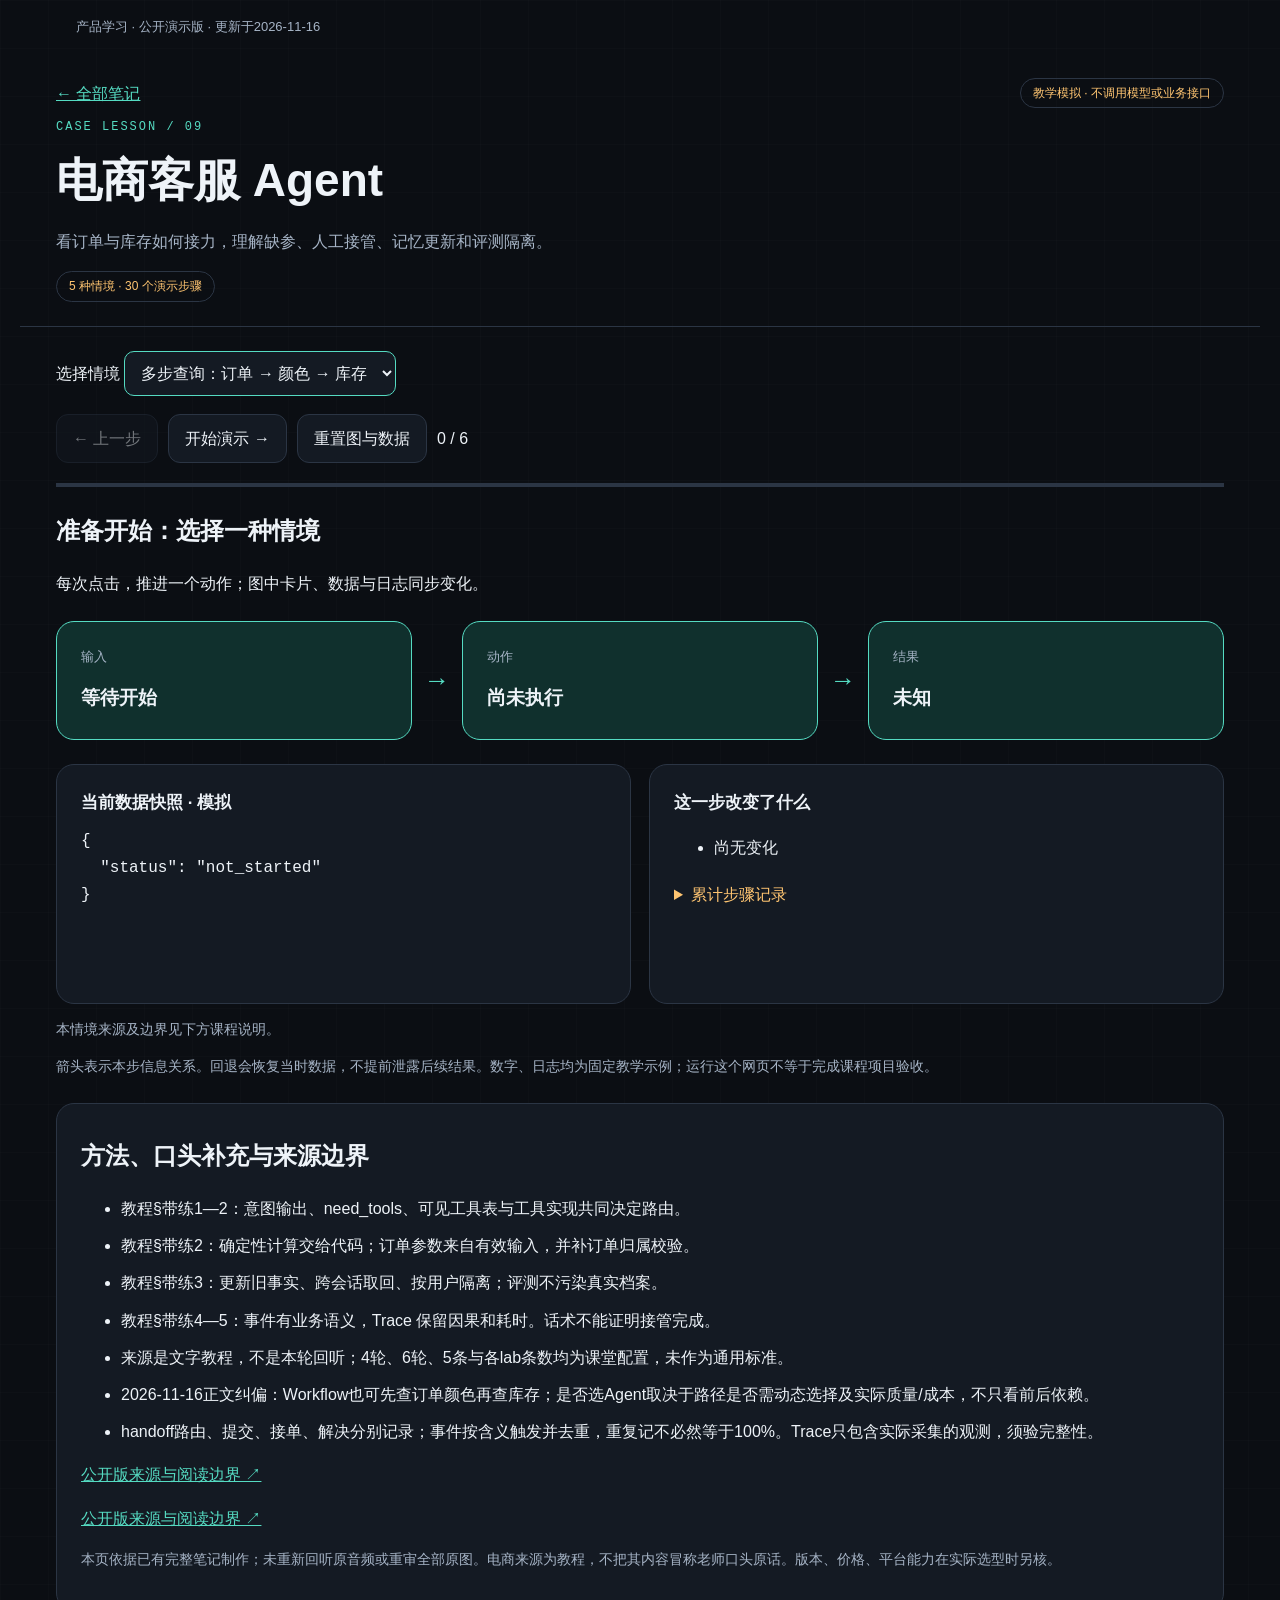
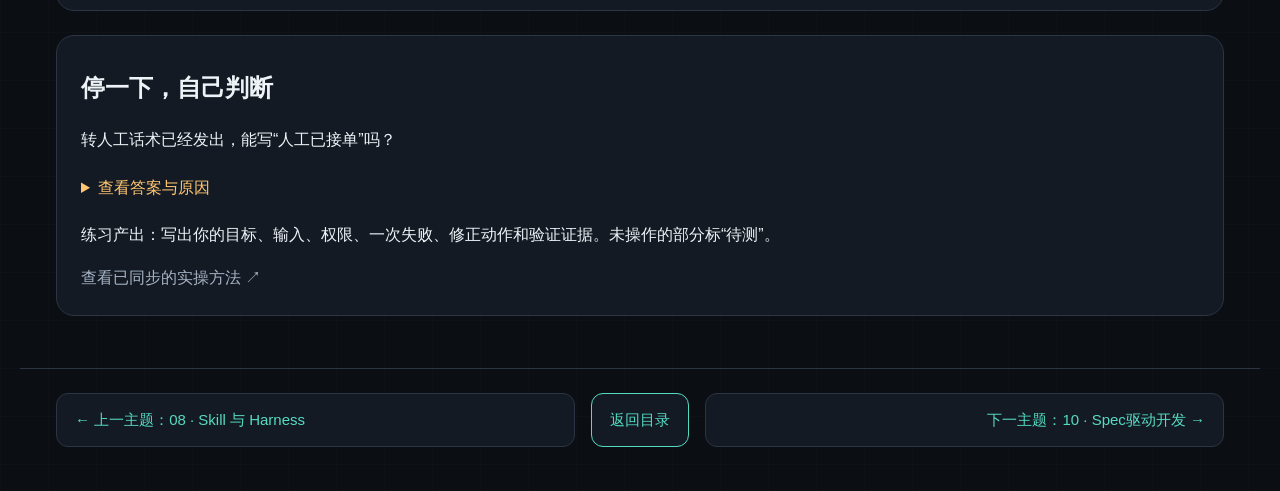
<file: 09-电商客服AgentSOP.html>
<!doctype html><html lang="zh-CN"><meta charset="utf-8"><meta name="viewport" content="width=device-width,initial-scale=1"><title>电商客服 Agent · 互动SOP</title><link rel="stylesheet" href="%E6%A0%B7%E5%BC%8F.css"><style>.new-graph{display:flex;align-items:stretch;gap:12px;margin:24px 0}.new-node{flex:1;min-width:0;border:1px solid #55dbc2;background:#10302d;border-radius:18px;padding:24px}.new-node small{display:block;color:#a6b4c6}.new-node strong{display:block;font-size:19px;margin-top:14px;overflow-wrap:anywhere}.new-arrow{align-self:center;color:#55dbc2;font-size:26px}pre{white-space:pre-wrap;overflow-wrap:anywhere;margin:0}select{max-width:100%;font:inherit;color:#eef3f8;background:#141a23;padding:12px;border:1px solid #55dbc2;border-radius:10px}.new-actions{display:flex;gap:10px;flex-wrap:wrap;align-items:center;margin:18px 0}.new-log{color:#a6b4c6}.new-data{min-height:240px}code{overflow-wrap:anywhere}li{margin:10px 0}@media(max-width:700px){.new-graph{flex-direction:column}.new-arrow{transform:rotate(90deg)}.new-node{padding:18px}.new-node strong{font-size:20px}}</style><link rel="stylesheet" href="%E4%B8%BB%E9%A2%98%E5%AF%BC%E8%88%AA.css"><body><div class="host-notice">产品学习 · 公开演示版 · 更新于2026-11-16</div><header><div class="top"><a href="%E5%BC%80%E5%A7%8B%E9%98%85%E8%AF%BB.html">← 全部笔记</a><span class="badge">教学模拟 · 不调用模型或业务接口</span></div><p class="eyebrow">CASE LESSON / 09</p><h1>电商客服 Agent</h1><p class="sub">看订单与库存如何接力，理解缺参、人工接管、记忆更新和评测隔离。</p><span class="badge">5 种情境 · 30 个演示步骤</span></header><main><section id="new-stage"><label for="new-mode">选择情境 </label><select id="new-mode"></select><div class="new-actions"><button id="new-prev">← 上一步</button><button id="new-next">开始演示 →</button><button id="new-reset">重置图与数据</button><span id="new-count"></span></div><div class="progress"><i id="new-progress"></i></div><h2 id="new-title" style="margin-top:24px"></h2><p id="new-explain" aria-live="polite"></p><div id="new-graph" class="new-graph" aria-label="当前输入动作结果图"></div><div class="bodygrid"><article class="box new-data"><h3>当前数据快照 · 模拟</h3><pre id="new-data-view"></pre></article><article class="box"><h3>这一步改变了什么</h3><ul id="new-changes"></ul><details><summary>累计步骤记录</summary><ol id="new-log" class="new-log"></ol></details></article></div><p id="new-source" class="caption"></p><p class="caption">箭头表示本步信息关系。回退会恢复当时数据，不提前泄露后续结果。数字、日志均为固定教学示例；运行这个网页不等于完成课程项目验收。</p></section><section class="box" style="margin-top:24px"><h2>方法、口头补充与来源边界</h2><ul><li>教程§带练1—2：意图输出、need_tools、可见工具表与工具实现共同决定路由。</li><li>教程§带练2：确定性计算交给代码；订单参数来自有效输入，并补订单归属校验。</li><li>教程§带练3：更新旧事实、跨会话取回、按用户隔离；评测不污染真实档案。</li><li>教程§带练4—5：事件有业务语义，Trace 保留因果和耗时。话术不能证明接管完成。</li><li>来源是文字教程，不是本轮回听；4轮、6轮、5条与各lab条数均为课堂配置，未作为通用标准。</li><li>2026-11-16正文纠偏：Workflow也可先查订单颜色再查库存；是否选Agent取决于路径是否需动态选择及实际质量/成本，不只看前后依赖。</li><li>handoff路由、提交、接单、解决分别记录；事件按含义触发并去重，重复记不必然等于100%。Trace只包含实际采集的观测，须验完整性。</li></ul><a href="来源说明.html">公开版来源与阅读边界 ↗</a><p><a href="来源说明.html">公开版来源与阅读边界 ↗</a></p><p class="caption">本页依据已有完整笔记制作；未重新回听原音频或重审全部原图。电商来源为教程，不把其内容冒称老师口头原话。版本、价格、平台能力在实际选型时另核。</p></section><section class="box" style="margin-top:24px"><h2>停一下，自己判断</h2><p>转人工话术已经发出，能写“人工已接单”吗？</p><details><summary>查看答案与原因</summary><p>不能。要核对人工接单回执；请求、接受和解决应分开。</p></details><p>练习产出：写出你的目标、输入、权限、一次失败、修正动作和验证证据。未操作的部分标“待测”。</p><a data-local-source="true" title="此原始材料保留在电脑或飞书；本网站未上传">查看已同步的实操方法 ↗</a></section></main><footer><nav class="topic-nav" aria-label="主题导航"><a href="08-Skill%E4%B8%8EHarnessSOP.html">← 上一主题：08 · Skill 与 Harness</a><a class="directory-link" href="%E5%BC%80%E5%A7%8B%E9%98%85%E8%AF%BB.html">返回目录</a><a href="10-Spec%E9%A9%B1%E5%8A%A8%E5%BC%80%E5%8F%91SOP.html">下一主题：10 · Spec驱动开发 →</a></nav></footer><script id="new-data" type="application/json">{"slug": "09-电商客服AgentSOP", "title": "电商客服 Agent", "sub": "看订单与库存如何接力，理解缺参、人工接管、记忆更新和评测隔离。", "modes": [{"id": "normal", "label": "多步查询：订单 → 颜色 → 库存", "steps": [{"title": "01 读用户输入", "explain": "本例使用虚构商品与数据；订单查询的前提包括真实身份授权。", "nodes": [["输入", "我的 D101 同色还有货吗？"], ["用户身份", "U01 已登录"], ["订单归属", "待查验"]], "payload": {"order_id": "D101", "intent": null}}, {"title": "02 意图节点输出", "explain": "分类节点只产出路由信息。结构合法还不够，字段语义与优先级也要核对。", "nodes": [["主意图", "订单物流"], ["意图码", "order + stock"], ["策略", "tools"]], "payload": {"primary": "order", "codes": ["order", "stock"], "need_tools": true, "missing": []}}, {"title": "03 路由与参数校验", "explain": "用户提供订单号只是参数来源，不是访问权限证明。服务端还需核订单归属。", "nodes": [["分支", "Core 工具选择"], ["工具请求", "query_order(D101)"], ["归属校验", "D101 属于 U01：允许"]], "payload": {"tool_calls": 1, "fabricated_order": false, "ownership_checked": true}}, {"title": "04 取得结果或提出下一问", "explain": "只有工具返回了型号和颜色，才能形成第二次查询参数。", "nodes": [["结果", "T20 Pro / 白色"], ["下一动作", "query_stock(T20 Pro, 白色)"], ["已知事实", "订单型号与颜色"]], "payload": {"order_result": {"sku": "T20 Pro", "color": "白色"}, "handoff_requested": false, "handoff_accepted": false}}, {"title": "05 回读业务状态", "explain": "事件要说明发生了什么：发话术、发请求、人工接受、解决，是不同阶段。", "nodes": [["返回", "库存 3 台"], ["业务结论", "当前同色有货"], ["不可承诺", "永久有货"]], "payload": {"stock": 3, "handoff_accepted": false, "status": "answer_ready"}}, {"title": "06 Trace 与埋点各看一层", "explain": "Trace 解释这一次的过程；事件看总体情况。转人工率需明确按会话还是消息计算，不能仅用率判断漏转。", "nodes": [["最终回复", "查询时同色库存 3 台"], ["工具调用", "2 次"], ["事件", "answer_sent=1"]], "payload": {"tool_calls": 2, "handoff_requested": 0, "handoff_accepted": 0, "business_write_performed": false, "trace": "输入 → 意图 → 校验 → 动作 → 返回 → 回复"}}], "source": ""}, {"id": "missing", "label": "缺订单号：先澄清，不编造", "steps": [{"title": "01 读用户输入", "explain": "本例使用虚构商品与数据；订单查询的前提包括真实身份授权。", "nodes": [["输入", "我买的同色还有货吗？"], ["用户身份", "U01 已登录"], ["订单归属", "待查验"]], "payload": {"order_id": null, "intent": null}}, {"title": "02 意图节点输出", "explain": "分类节点只产出路由信息。结构合法还不够，字段语义与优先级也要核对。", "nodes": [["主意图", "订单物流"], ["意图码", "order + stock"], ["策略", "澄清"]], "payload": {"primary": "order", "codes": ["order", "stock"], "need_tools": true, "missing": ["order_id"]}}, {"title": "03 路由与参数校验", "explain": "用户提供订单号只是参数来源，不是访问权限证明。服务端还需核订单归属。", "nodes": [["分支", "缺参数，暂停查询"], ["工具请求", "无"], ["归属校验", "不涉及"]], "payload": {"tool_calls": 0, "fabricated_order": false, "ownership_checked": false}}, {"title": "04 取得结果或提出下一问", "explain": "只有工具返回了型号和颜色，才能形成第二次查询参数。", "nodes": [["结果", "请提供订单号"], ["下一动作", "等待用户补充"], ["已知事实", "订单仍未知"]], "payload": {"order_result": null, "handoff_requested": false, "handoff_accepted": false}}, {"title": "05 回读业务状态", "explain": "事件要说明发生了什么：发话术、发请求、人工接受、解决，是不同阶段。", "nodes": [["返回", "尚无补充，停止本轮"], ["业务结论", "无法判断库存"], ["不可承诺", "替用户猜订单"]], "payload": {"stock": null, "handoff_accepted": false, "status": "needs_information"}}, {"title": "06 Trace 与埋点各看一层", "explain": "Trace 解释这一次的过程；事件看总体情况。转人工率需明确按会话还是消息计算，不能仅用率判断漏转。", "nodes": [["最终回复", "收到订单号后继续查"], ["工具调用", "0 次"], ["事件", "clarification=1"]], "payload": {"tool_calls": 0, "handoff_requested": 0, "handoff_accepted": 0, "business_write_performed": false, "trace": "输入 → 意图 → 校验 → 动作 → 返回 → 回复"}}], "source": ""}, {"id": "handoff", "label": "要求人工：话术 ≠ 接单", "steps": [{"title": "01 读用户输入", "explain": "本例使用虚构商品与数据；订单查询的前提包括真实身份授权。", "nodes": [["输入", "我要人工处理！"], ["用户身份", "U01 已登录"], ["订单归属", "待查验"]], "payload": {"order_id": null, "intent": null}}, {"title": "02 意图节点输出", "explain": "分类节点只产出路由信息。结构合法还不够，字段语义与优先级也要核对。", "nodes": [["主意图", "转人工"], ["意图码", "handoff"], ["策略", "handoff"]], "payload": {"primary": "handoff", "codes": ["handoff"], "need_tools": false, "missing": []}}, {"title": "03 路由与参数校验", "explain": "用户提供订单号只是参数来源，不是访问权限证明。服务端还需核订单归属。", "nodes": [["分支", "绕过 Core"], ["工具请求", "无"], ["归属校验", "不涉及"]], "payload": {"tool_calls": 0, "fabricated_order": false, "ownership_checked": false}}, {"title": "04 取得结果或提出下一问", "explain": "只有工具返回了型号和颜色，才能形成第二次查询参数。", "nodes": [["结果", "转人工话术已发出"], ["下一动作", "等待真实接单回执"], ["已知事实", "未证明接单"]], "payload": {"order_result": null, "handoff_requested": true, "handoff_accepted": false}}, {"title": "05 回读业务状态", "explain": "事件要说明发生了什么：发话术、发请求、人工接受、解决，是不同阶段。", "nodes": [["返回", "尚无人工接单回执"], ["业务结论", "等待接入"], ["不可承诺", "已转接成功"]], "payload": {"stock": null, "handoff_accepted": false, "status": "waiting_human"}}, {"title": "06 Trace 与埋点各看一层", "explain": "Trace 解释这一次的过程；事件看总体情况。转人工率需明确按会话还是消息计算，不能仅用率判断漏转。", "nodes": [["最终回复", "正在等待人工接入"], ["工具调用", "0 次"], ["事件", "handoff_requested=1 / accepted=0"]], "payload": {"tool_calls": 0, "handoff_requested": 1, "handoff_accepted": 0, "business_write_performed": false, "trace": "输入 → 意图 → 校验 → 动作 → 返回 → 回复"}}], "source": ""}, {"id": "memory", "label": "长期记忆：新事实替换旧事实", "steps": [{"title": "01 用户提供新事实", "explain": "用户说“猫送人了，现在没有宠物”。这是更新，不是把两句矛盾信息都当现状。", "nodes": [["顾客", "U01"], ["新输入", "目前没有宠物"], ["历史档案", "养两只猫"]], "payload": {"user_id": "U01", "old_profile": "养两只猫", "new_fact": "目前没有宠物"}}, {"title": "02 先判断记忆范围", "explain": "评测隔离属于这套课堂方案：禁长期读写，上下文照常。实际设计可采用独立测试命名空间。", "nodes": [["会话上下文", "保留本轮新事实"], ["长期读取", "仅查 U01"], ["长期写入", "允许此用户档案更新"]], "payload": {"long_term_read": true, "long_term_write": true, "session_context": "目前没有宠物"}}, {"title": "03 提取候选事实", "explain": "只抽允许的稳定信息；替别人问、物流库存等不要直接写成用户长期特征。", "nodes": [["候选字段", "pets"], ["新值", "none"], ["归属", "当前用户明确陈述"]], "payload": {"candidate": {"pets": "none"}, "persisted": false}}, {"title": "04 更新或跳过", "explain": "保存是否成功要看返回；评测分支在此跳过持久化。", "nodes": [["记忆动作", "替换旧事实"], ["持久档案", "目前没有宠物"], ["旧事实", "失效"]], "payload": {"write_called": true, "stored_profile": "目前没有宠物", "old_fact_active": false}}, {"title": "05 换会话再检查", "explain": "普通分支验证正确取回；评测分支也不能读取真实档案。", "nodes": [["新会话", "短期上下文为空"], ["检索", "仅 U01 的有效事实"], ["取回结果", "目前没有宠物"]], "payload": {"retrieved": [{"pets": "none"}], "cross_user_leak": false}}, {"title": "06 应用与验收", "explain": "记忆需要保存、取回、应用、更新失效四项证据。不能用固定宠物标签替代完整选购需求。", "nodes": [["建议依据", "不再基于“养猫”推荐"], ["真实档案", "旧事实已失效"], ["仍需了解", "面积、预算、地面等"]], "payload": {"test_isolated": false, "recommendation": "先核需求，不固定推荐某机型", "stale_fact_used": false}}], "source": ""}, {"id": "eval", "label": "评测隔离：档案不读不写", "steps": [{"title": "01 用户提供新事实", "explain": "用户说“猫送人了，现在没有宠物”。这是更新，不是把两句矛盾信息都当现状。", "nodes": [["顾客", "eval-U01"], ["新输入", "目前没有宠物"], ["历史档案", "养两只猫"]], "payload": {"user_id": "eval-U01", "old_profile": "养两只猫", "new_fact": "目前没有宠物"}}, {"title": "02 先判断记忆范围", "explain": "评测隔离属于这套课堂方案：禁长期读写，上下文照常。实际设计可采用独立测试命名空间。", "nodes": [["会话上下文", "保留本轮新事实"], ["长期读取", "禁用"], ["长期写入", "禁用"]], "payload": {"long_term_read": false, "long_term_write": false, "session_context": "目前没有宠物"}}, {"title": "03 提取候选事实", "explain": "只抽允许的稳定信息；替别人问、物流库存等不要直接写成用户长期特征。", "nodes": [["候选字段", "pets"], ["新值", "none"], ["归属", "当前用户明确陈述"]], "payload": {"candidate": {"pets": "none"}, "persisted": false}}, {"title": "04 更新或跳过", "explain": "保存是否成功要看返回；评测分支在此跳过持久化。", "nodes": [["记忆动作", "跳过写入"], ["持久档案", "仍为养猫（未触碰）"], ["旧事实", "未参与本次评测"]], "payload": {"write_called": false, "stored_profile": "养两只猫", "old_fact_active": true}}, {"title": "05 换会话再检查", "explain": "普通分支验证正确取回；评测分支也不能读取真实档案。", "nodes": [["新会话", "短期上下文为空"], ["检索", "禁用"], ["取回结果", "无长期信息"]], "payload": {"retrieved": [], "cross_user_leak": false}}, {"title": "06 应用与验收", "explain": "记忆需要保存、取回、应用、更新失效四项证据。不能用固定宠物标签替代完整选购需求。", "nodes": [["建议依据", "补问家庭需求"], ["真实档案", "未被评测污染"], ["仍需了解", "面积、预算、地面等"]], "payload": {"test_isolated": true, "recommendation": "先核需求，不固定推荐某机型", "stale_fact_used": false}}], "source": ""}], "source": "来源说明.html", "notes": ["教程§带练1—2：意图输出、need_tools、可见工具表与工具实现共同决定路由。", "教程§带练2：确定性计算交给代码；订单参数来自有效输入，并补订单归属校验。", "教程§带练3：更新旧事实、跨会话取回、按用户隔离；评测不污染真实档案。", "教程§带练4—5：事件有业务语义，Trace 保留因果和耗时。话术不能证明接管完成。", "来源是文字教程，不是本轮回听；4轮、6轮、5条与各lab条数均为课堂配置，未作为通用标准。", "2026-11-16正文纠偏：Workflow也可先查订单颜色再查库存；是否选Agent取决于路径是否需动态选择及实际质量/成本，不只看前后依赖。", "handoff路由、提交、接单、解决分别记录；事件按含义触发并去重，重复记不必然等于100%。Trace只包含实际采集的观测，须验完整性。"], "quiz": {"question": "转人工话术已经发出，能写“人工已接单”吗？", "answer": "不能。要核对人工接单回执；请求、接受和解决应分开。"}, "reading_note": "本页依据已有完整笔记制作；未重新回听原音频或重审全部原图。电商来源为教程，不把其内容冒称老师口头原话。版本、价格、平台能力在实际选型时另核。", "extra_sources": []}</script><script src="%E6%96%B0%E5%A2%9E%E8%AF%BE%E7%A8%8B%E6%BC%94%E7%A4%BA.js"></script></body></html><style>.host-notice{max-width:1168px;margin:16px auto;padding:0 20px;font-size:13px;color:#a6b4c6}[data-local-source]{color:#a6b4c6;cursor:help}img{max-width:100%}</style>
</file>
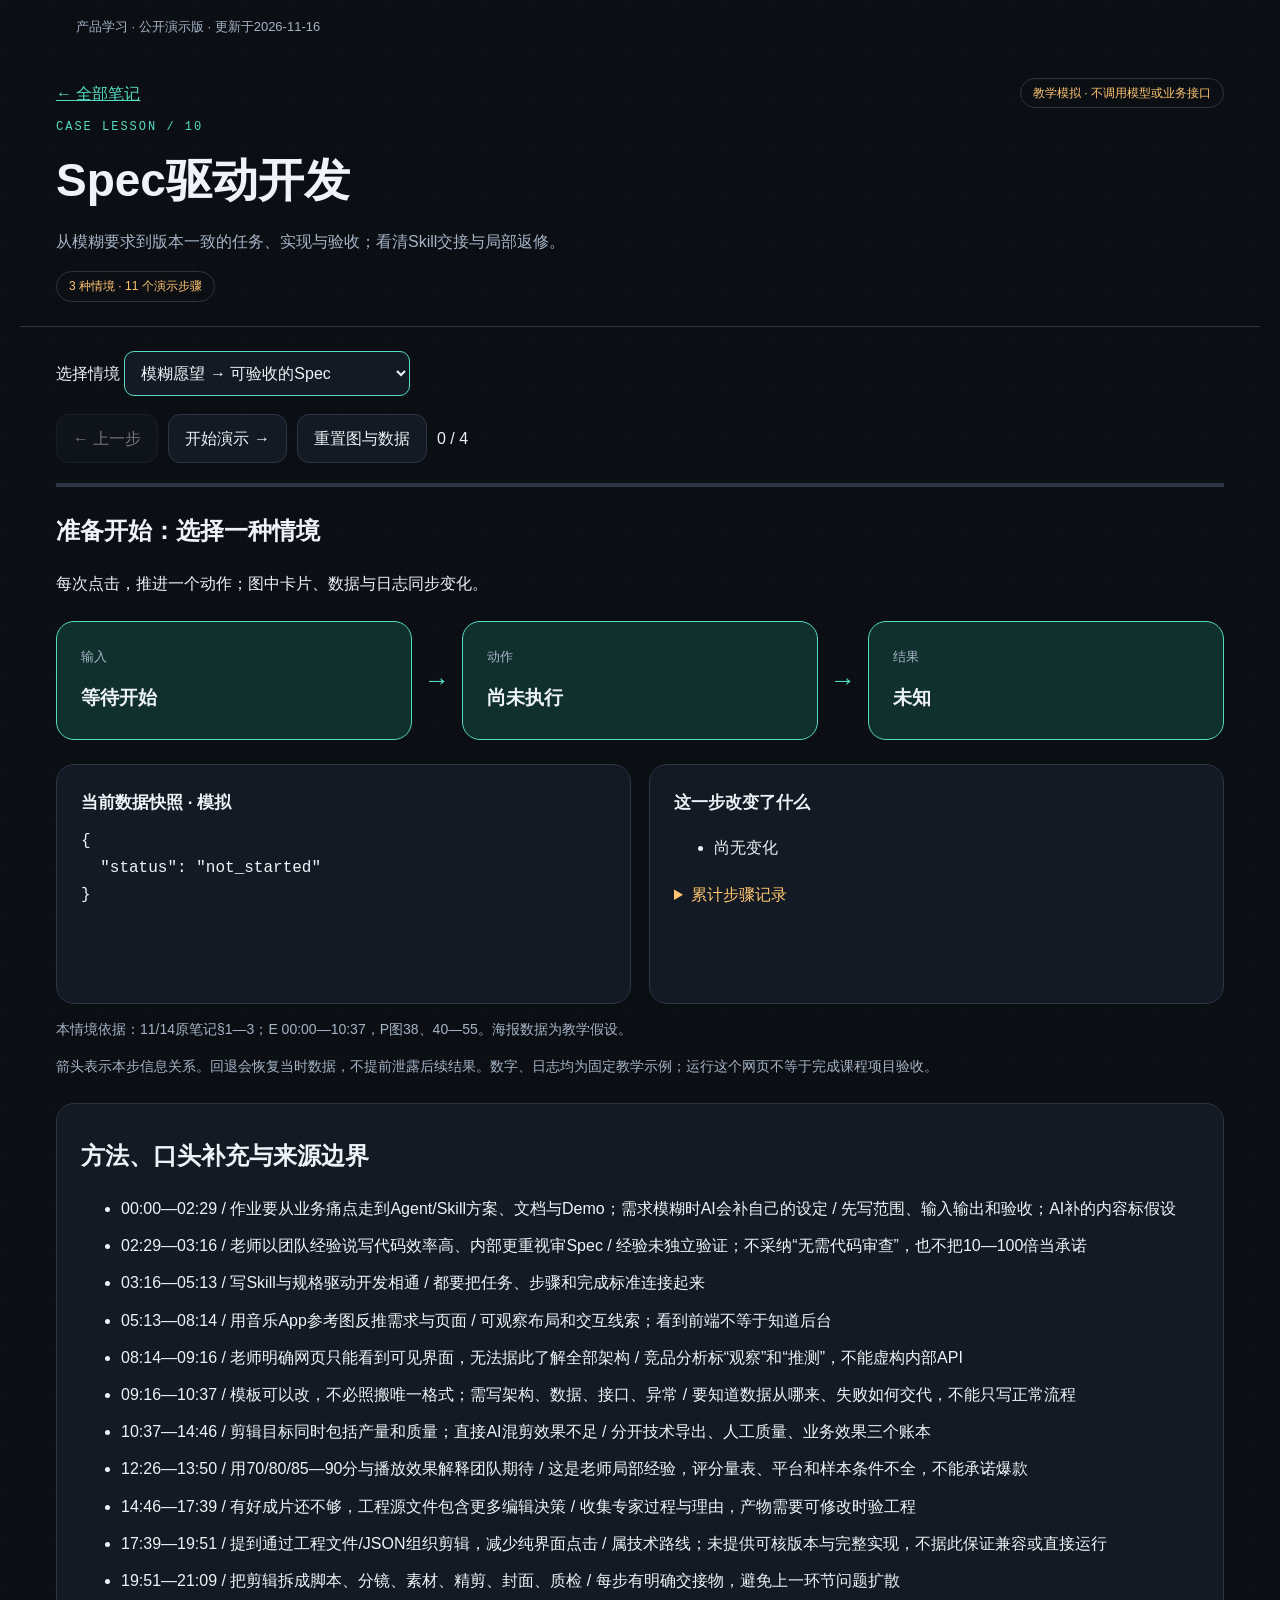
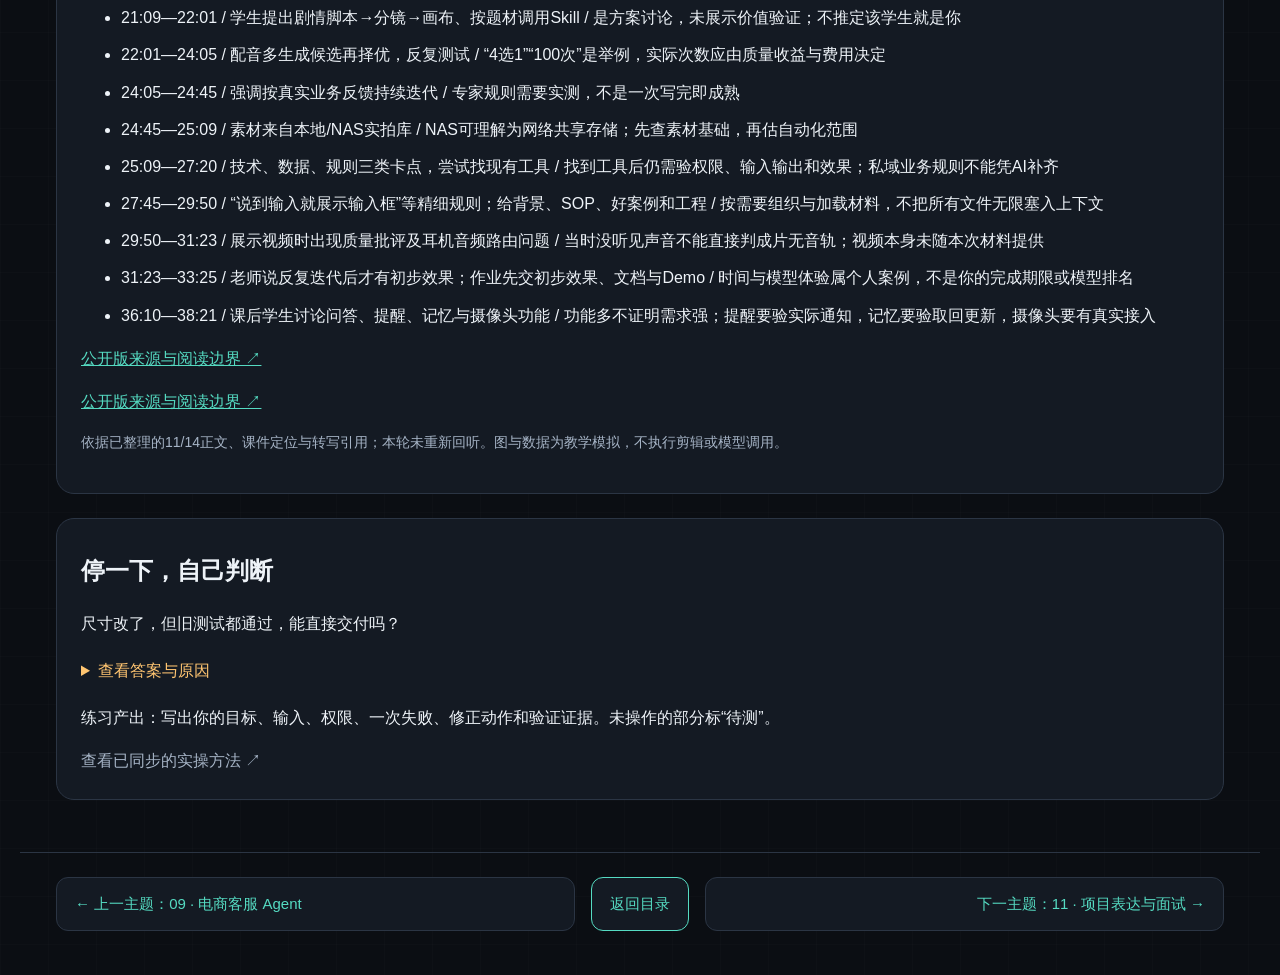
<file: 10-Spec驱动开发SOP.html>
<!doctype html><html lang="zh-CN"><meta charset="utf-8"><meta name="viewport" content="width=device-width,initial-scale=1"><title>Spec驱动开发 · 互动SOP</title><link rel="stylesheet" href="%E6%A0%B7%E5%BC%8F.css"><style>.new-graph{display:flex;align-items:stretch;gap:12px;margin:24px 0}.new-node{flex:1;min-width:0;border:1px solid #55dbc2;background:#10302d;border-radius:18px;padding:24px}.new-node small{display:block;color:#a6b4c6}.new-node strong{display:block;font-size:19px;margin-top:14px;overflow-wrap:anywhere}.new-arrow{align-self:center;color:#55dbc2;font-size:26px}pre{white-space:pre-wrap;overflow-wrap:anywhere;margin:0}select{max-width:100%;font:inherit;color:#eef3f8;background:#141a23;padding:12px;border:1px solid #55dbc2;border-radius:10px}.new-actions{display:flex;gap:10px;flex-wrap:wrap;align-items:center;margin:18px 0}.new-log{color:#a6b4c6}.new-data{min-height:240px}code{overflow-wrap:anywhere}li{margin:10px 0}@media(max-width:700px){.new-graph{flex-direction:column}.new-arrow{transform:rotate(90deg)}.new-node{padding:18px}.new-node strong{font-size:20px}}</style><link rel="stylesheet" href="%E4%B8%BB%E9%A2%98%E5%AF%BC%E8%88%AA.css"><body><div class="host-notice">产品学习 · 公开演示版 · 更新于2026-11-16</div><header><div class="top"><a href="%E5%BC%80%E5%A7%8B%E9%98%85%E8%AF%BB.html">← 全部笔记</a><span class="badge">教学模拟 · 不调用模型或业务接口</span></div><p class="eyebrow">CASE LESSON / 10</p><h1>Spec驱动开发</h1><p class="sub">从模糊要求到版本一致的任务、实现与验收；看清Skill交接与局部返修。</p><span class="badge">3 种情境 · 11 个演示步骤</span></header><main><section id="new-stage"><label for="new-mode">选择情境 </label><select id="new-mode"></select><div class="new-actions"><button id="new-prev">← 上一步</button><button id="new-next">开始演示 →</button><button id="new-reset">重置图与数据</button><span id="new-count"></span></div><div class="progress"><i id="new-progress"></i></div><h2 id="new-title" style="margin-top:24px"></h2><p id="new-explain" aria-live="polite"></p><div id="new-graph" class="new-graph" aria-label="当前输入动作结果图"></div><div class="bodygrid"><article class="box new-data"><h3>当前数据快照 · 模拟</h3><pre id="new-data-view"></pre></article><article class="box"><h3>这一步改变了什么</h3><ul id="new-changes"></ul><details><summary>累计步骤记录</summary><ol id="new-log" class="new-log"></ol></details></article></div><p id="new-source" class="caption"></p><p class="caption">箭头表示本步信息关系。回退会恢复当时数据，不提前泄露后续结果。数字、日志均为固定教学示例；运行这个网页不等于完成课程项目验收。</p></section><section class="box" style="margin-top:24px"><h2>方法、口头补充与来源边界</h2><ul><li>00:00—02:29 / 作业要从业务痛点走到Agent/Skill方案、文档与Demo；需求模糊时AI会补自己的设定 / 先写范围、输入输出和验收；AI补的内容标假设</li><li>02:29—03:16 / 老师以团队经验说写代码效率高、内部更重视审Spec / 经验未独立验证；不采纳“无需代码审查”，也不把10—100倍当承诺</li><li>03:16—05:13 / 写Skill与规格驱动开发相通 / 都要把任务、步骤和完成标准连接起来</li><li>05:13—08:14 / 用音乐App参考图反推需求与页面 / 可观察布局和交互线索；看到前端不等于知道后台</li><li>08:14—09:16 / 老师明确网页只能看到可见界面，无法据此了解全部架构 / 竞品分析标“观察”和“推测”，不能虚构内部API</li><li>09:16—10:37 / 模板可以改，不必照搬唯一格式；需写架构、数据、接口、异常 / 要知道数据从哪来、失败如何交代，不能只写正常流程</li><li>10:37—14:46 / 剪辑目标同时包括产量和质量；直接AI混剪效果不足 / 分开技术导出、人工质量、业务效果三个账本</li><li>12:26—13:50 / 用70/80/85—90分与播放效果解释团队期待 / 这是老师局部经验，评分量表、平台和样本条件不全，不能承诺爆款</li><li>14:46—17:39 / 有好成片还不够，工程源文件包含更多编辑决策 / 收集专家过程与理由，产物需要可修改时验工程</li><li>17:39—19:51 / 提到通过工程文件/JSON组织剪辑，减少纯界面点击 / 属技术路线；未提供可核版本与完整实现，不据此保证兼容或直接运行</li><li>19:51—21:09 / 把剪辑拆成脚本、分镜、素材、精剪、封面、质检 / 每步有明确交接物，避免上一环节问题扩散</li><li>21:09—22:01 / 学生提出剧情脚本→分镜→画布、按题材调用Skill / 是方案讨论，未展示价值验证；不推定该学生就是你</li><li>22:01—24:05 / 配音多生成候选再择优，反复测试 / “4选1”“100次”是举例，实际次数应由质量收益与费用决定</li><li>24:05—24:45 / 强调按真实业务反馈持续迭代 / 专家规则需要实测，不是一次写完即成熟</li><li>24:45—25:09 / 素材来自本地/NAS实拍库 / NAS可理解为网络共享存储；先查素材基础，再估自动化范围</li><li>25:09—27:20 / 技术、数据、规则三类卡点，尝试找现有工具 / 找到工具后仍需验权限、输入输出和效果；私域业务规则不能凭AI补齐</li><li>27:45—29:50 / “说到输入就展示输入框”等精细规则；给背景、SOP、好案例和工程 / 按需要组织与加载材料，不把所有文件无限塞入上下文</li><li>29:50—31:23 / 展示视频时出现质量批评及耳机音频路由问题 / 当时没听见声音不能直接判成片无音轨；视频本身未随本次材料提供</li><li>31:23—33:25 / 老师说反复迭代后才有初步效果；作业先交初步效果、文档与Demo / 时间与模型体验属个人案例，不是你的完成期限或模型排名</li><li>36:10—38:21 / 课后学生讨论问答、提醒、记忆与摄像头功能 / 功能多不证明需求强；提醒要验实际通知，记忆要验取回更新，摄像头要有真实接入</li></ul><a href="来源说明.html">公开版来源与阅读边界 ↗</a><p><a href="来源说明.html">公开版来源与阅读边界 ↗</a></p><p class="caption">依据已整理的11/14正文、课件定位与转写引用；本轮未重新回听。图与数据为教学模拟，不执行剪辑或模型调用。</p></section><section class="box" style="margin-top:24px"><h2>停一下，自己判断</h2><p>尺寸改了，但旧测试都通过，能直接交付吗？</p><details><summary>查看答案与原因</summary><p>不能。标记受影响规格、布局、任务与测试，按新版本复测，同时检查原有文字和下载能力没有退化。</p></details><p>练习产出：写出你的目标、输入、权限、一次失败、修正动作和验证证据。未操作的部分标“待测”。</p><a data-local-source="true" title="此原始材料保留在电脑或飞书；本网站未上传">查看已同步的实操方法 ↗</a></section></main><footer><nav class="topic-nav" aria-label="主题导航"><a href="09-%E7%94%B5%E5%95%86%E5%AE%A2%E6%9C%8DAgentSOP.html">← 上一主题：09 · 电商客服 Agent</a><a class="directory-link" href="%E5%BC%80%E5%A7%8B%E9%98%85%E8%AF%BB.html">返回目录</a><a href="11-%E9%A1%B9%E7%9B%AE%E8%A1%A8%E8%BE%BE%E4%B8%8E%E9%9D%A2%E8%AF%95SOP.html">下一主题：11 · 项目表达与面试 →</a></nav></footer><script id="new-data" type="application/json">{"slug": "10-Spec驱动开发SOP", "title": "Spec驱动开发", "sub": "从模糊要求到版本一致的任务、实现与验收；看清Skill交接与局部返修。", "source": "来源说明.html", "modes": [{"id": "spec", "label": "模糊愿望 → 可验收的Spec", "source": "11/14原笔记§1—3；E 00:00—10:37，P图38、40—55。海报数据为教学假设。", "steps": [{"title": "01 把愿望拆成缺口", "explain": "输入“做一个好看的AI海报工具”。先识别尚未确定的用户、任务、输入输出及质量规则。 边界：不能让AI补完业务假设后，当作已确认需求。", "nodes": [["愿望", "好看的AI海报"], ["未知", "服务谁？ / 用于什么场合？ / 如何判断可用？"]], "payload": {"本步结论": "当前规格：不足以验收", "对象与状态": {"愿望": ["好看的AI海报"], "未知": ["服务谁？", "用于什么场合？", "如何判断可用？"]}}}, {"title": "02 缩小到一类人、一件事", "explain": "教学设定：咖啡店主用真实商品图和已确认活动信息制作促销图。先约定上传、填写、生成、改字、下载。 边界：“不懂AI的人”还不是足够具体的用户场景。", "nodes": [["用户与任务", "咖啡店主 / 制作活动海报"], ["输入", "商品图 / 价格 / 日期 / 尺寸"], ["首版范围", "单张生成 / 改字 / 下载"]], "payload": {"本步结论": "范围：海报；视频、自动发布暂不纳入", "对象与状态": {"用户与任务": ["咖啡店主", "制作活动海报"], "输入": ["商品图", "价格", "日期", "尺寸"], "首版范围": ["单张生成", "改字", "下载"]}}}, {"title": "03 将形容词改成可检查项", "explain": "把“专业”拆成信息准确、产品可辨、尺寸正确、可下载。缺价格时补问；生成失败显示原因与恢复入口。 边界：1080×1350是教学要求，不是所有海报的统一规格。", "nodes": [["确定性验收", "价格日期一致 / 尺寸1080×1350 / 文件能打开"], ["人工质量验收", "主体清楚 / 文字不遮挡商品"], ["失败出口", "缺信息→补问 / 失败→有限重试"]], "payload": {"本步结论": "一页Spec = 范围 + 输入输出 + 规则 + 异常 + 验收", "对象与状态": {"确定性验收": ["价格日期一致", "尺寸1080×1350", "文件能打开"], "人工质量验收": ["主体清楚", "文字不遮挡商品"], "失败出口": ["缺信息→补问", "失败→有限重试"]}}}, {"title": "04 从Spec生成检查任务", "explain": "建立上传校验、表单、生成状态、预览改字、下载任务；每项绑定正常/异常验收。此处仍为计划，不假报完成。 边界：Spec明确不等于代码质量已验证；必要代码审查和测试仍需做。", "nodes": [["任务清单", "上传校验 / 表单校验 / 生成与重试 / 预览/改字/下载"], ["测试输入", "正常材料 / 缺价格 / 生成失败 / 重复点击"], ["当前状态", "待实现 / 待运行验收"]], "payload": {"本步结论": "验收证据：实际输入、实际输出、版本、通过/失败", "对象与状态": {"任务清单": ["上传校验", "表单校验", "生成与重试", "预览/改字/下载"], "测试输入": ["正常材料", "缺价格", "生成失败", "重复点击"], "当前状态": ["待实现", "待运行验收"]}}}]}, {"id": "change", "label": "需求变更：旧测试为什么要失效？", "source": "11/14原笔记§3，E 03:16—10:37；整理者版本演示。", "steps": [{"title": "01 建立V1基线", "explain": "V1要求一张1080×1350海报；设计、任务、测试都引用V1。 边界：没有版本就难解释旧结果仍适用吗。", "nodes": [["规格 V1", "单张 / 1080×1350"], ["实现与测试", "实现V1 / 验收V1"], ["状态", "本轮待测"]], "payload": {"本步结论": "版本关联：Spec V1 → 实现V1 → 测试V1", "对象与状态": {"规格 V1": ["单张", "1080×1350"], "实现与测试": ["实现V1", "验收V1"], "状态": ["本轮待测"]}}}, {"title": "02 改成方图，标出受影响部分", "explain": "教学变更：尺寸变为1080×1080。更新规格后，旧画布、裁切和尺寸测试均标待更新。 边界：只改文档或只改界面，都没有完成一致更新。", "nodes": [["规格 V2", "1080×1080"], ["受影响", "画布尺寸 / 裁切布局 / 下载尺寸断言"], ["旧证据", "V1尺寸通过≠V2通过"]], "payload": {"本步结论": "V2验收状态：未通过验证", "对象与状态": {"规格 V2": ["1080×1080"], "受影响": ["画布尺寸", "裁切布局", "下载尺寸断言"], "旧证据": ["V1尺寸通过≠V2通过"]}}}, {"title": "03 按影响范围更新并复测", "explain": "模拟更新画布、裁切和测试；检查价格日期、下载、失败恢复未退化。仍记录结果属于教学模拟。 边界：一次方图测试不能证明所有比例和用户输入都可用。", "nodes": [["设计/任务/实现", "全部引用V2"], ["模拟复测", "方图尺寸通过 / 文字未截断 / 下载通过"], ["未承诺", "销量提升未测 / 真实用户采用未测"]], "payload": {"本步结论": "同步完成：要求 → 设计 → 任务 → 实现 → 验收", "对象与状态": {"设计/任务/实现": ["全部引用V2"], "模拟复测": ["方图尺寸通过", "文字未截断", "下载通过"], "未承诺": ["销量提升未测", "真实用户采用未测"]}}}]}, {"id": "handoff", "label": "剪辑Skill：交接产物与局部返修", "source": "11/14原笔记§4，P图59、60、62；E 14:46—29:50。以下为文字模拟，不生成视频。", "steps": [{"title": "01 先准备可交接材料", "explain": "课程路线从确认脚本、授权素材和质量要求开始。成片参考之外还需专家过程和可编辑工程。 边界：课堂“蒸馏人工”是提炼经验，不证明训练了模型权重。", "nodes": [["输入包", "定稿脚本 / 授权素材 / 质量规则"], ["S1→S2", "配音/时间轴 / 分镜/采用区间"], ["待处理", "素材检索 / 精剪/导出"]], "payload": {"本步结论": "依赖明确：没有定稿，不把后续全部并行启动", "对象与状态": {"输入包": ["定稿脚本", "授权素材", "质量规则"], "S1→S2": ["配音/时间轴", "分镜/采用区间"], "待处理": ["素材检索", "精剪/导出"]}}}, {"title": "02 素材通过，再进入精剪和工程", "explain": "S3提供素材及证据；S4产出切点、字幕、混音；S0据此构建工程并导出。S0编号不是流程第一步。 边界：有文件不保证时间线、音轨和内容正确。", "nodes": [["S3→S4", "素材/证据齐全 / 剪辑时间表"], ["S0工程执行", "可编辑工程 / 导出MP4"], ["S5包装", "封面 / 发布文案"]], "payload": {"本步结论": "已导出 ≠ 人工质量已通过", "对象与状态": {"S3→S4": ["素材/证据齐全", "剪辑时间表"], "S0工程执行": ["可编辑工程", "导出MP4"], "S5包装": ["封面", "发布文案"]}}}, {"title": "03 质检发现声画错位，退回对应模块", "explain": "课件反例：字幕14.47秒说“输入”，15.50秒才出现输入框。质检标秒点，返给S4，不重写已经确认的脚本。 边界：1.03秒是该例差值，不是统一容许阈值。", "nodes": [["S6质检", "声画对应失败 / 差值1.03秒"], ["返修S4", "对齐字幕与画面 / 更新剪辑时间表"], ["保留", "定稿脚本 / 素材来源 / 原问题定位"]], "payload": {"本步结论": "返修路径：S6 → S4 → S0再导出 → S6复查", "对象与状态": {"S6质检": ["声画对应失败", "差值1.03秒"], "返修S4": ["对齐字幕与画面", "更新剪辑时间表"], "保留": ["定稿脚本", "素材来源", "原问题定位"]}}}, {"title": "04 分三个账本收尾", "explain": "模拟技术文件可打开、人工复核声画同步；业务采用与收益尚未实测，不能用播放量承诺结案。 边界：课堂评分、产量或模型体验不等于你的项目成绩。", "nodes": [["技术交付", "工程可编辑 / 视频可打开"], ["质量检查", "声画同步复核 / 缺陷记录闭环"], ["业务结果", "采用待测 / 收益待测"]], "payload": {"本步结论": "技术验收、内容验收、业务效果分别记录", "对象与状态": {"技术交付": ["工程可编辑", "视频可打开"], "质量检查": ["声画同步复核", "缺陷记录闭环"], "业务结果": ["采用待测", "收益待测"]}}}]}], "notes": ["00:00—02:29 / 作业要从业务痛点走到Agent/Skill方案、文档与Demo；需求模糊时AI会补自己的设定 / 先写范围、输入输出和验收；AI补的内容标假设", "02:29—03:16 / 老师以团队经验说写代码效率高、内部更重视审Spec / 经验未独立验证；不采纳“无需代码审查”，也不把10—100倍当承诺", "03:16—05:13 / 写Skill与规格驱动开发相通 / 都要把任务、步骤和完成标准连接起来", "05:13—08:14 / 用音乐App参考图反推需求与页面 / 可观察布局和交互线索；看到前端不等于知道后台", "08:14—09:16 / 老师明确网页只能看到可见界面，无法据此了解全部架构 / 竞品分析标“观察”和“推测”，不能虚构内部API", "09:16—10:37 / 模板可以改，不必照搬唯一格式；需写架构、数据、接口、异常 / 要知道数据从哪来、失败如何交代，不能只写正常流程", "10:37—14:46 / 剪辑目标同时包括产量和质量；直接AI混剪效果不足 / 分开技术导出、人工质量、业务效果三个账本", "12:26—13:50 / 用70/80/85—90分与播放效果解释团队期待 / 这是老师局部经验，评分量表、平台和样本条件不全，不能承诺爆款", "14:46—17:39 / 有好成片还不够，工程源文件包含更多编辑决策 / 收集专家过程与理由，产物需要可修改时验工程", "17:39—19:51 / 提到通过工程文件/JSON组织剪辑，减少纯界面点击 / 属技术路线；未提供可核版本与完整实现，不据此保证兼容或直接运行", "19:51—21:09 / 把剪辑拆成脚本、分镜、素材、精剪、封面、质检 / 每步有明确交接物，避免上一环节问题扩散", "21:09—22:01 / 学生提出剧情脚本→分镜→画布、按题材调用Skill / 是方案讨论，未展示价值验证；不推定该学生就是你", "22:01—24:05 / 配音多生成候选再择优，反复测试 / “4选1”“100次”是举例，实际次数应由质量收益与费用决定", "24:05—24:45 / 强调按真实业务反馈持续迭代 / 专家规则需要实测，不是一次写完即成熟", "24:45—25:09 / 素材来自本地/NAS实拍库 / NAS可理解为网络共享存储；先查素材基础，再估自动化范围", "25:09—27:20 / 技术、数据、规则三类卡点，尝试找现有工具 / 找到工具后仍需验权限、输入输出和效果；私域业务规则不能凭AI补齐", "27:45—29:50 / “说到输入就展示输入框”等精细规则；给背景、SOP、好案例和工程 / 按需要组织与加载材料，不把所有文件无限塞入上下文", "29:50—31:23 / 展示视频时出现质量批评及耳机音频路由问题 / 当时没听见声音不能直接判成片无音轨；视频本身未随本次材料提供", "31:23—33:25 / 老师说反复迭代后才有初步效果；作业先交初步效果、文档与Demo / 时间与模型体验属个人案例，不是你的完成期限或模型排名", "36:10—38:21 / 课后学生讨论问答、提醒、记忆与摄像头功能 / 功能多不证明需求强；提醒要验实际通知，记忆要验取回更新，摄像头要有真实接入"], "quiz": {"question": "尺寸改了，但旧测试都通过，能直接交付吗？", "answer": "不能。标记受影响规格、布局、任务与测试，按新版本复测，同时检查原有文字和下载能力没有退化。"}, "reading_note": "依据已整理的11/14正文、课件定位与转写引用；本轮未重新回听。图与数据为教学模拟，不执行剪辑或模型调用。", "extra_sources": []}</script><script src="%E6%96%B0%E5%A2%9E%E8%AF%BE%E7%A8%8B%E6%BC%94%E7%A4%BA.js"></script></body></html><style>.host-notice{max-width:1168px;margin:16px auto;padding:0 20px;font-size:13px;color:#a6b4c6}[data-local-source]{color:#a6b4c6;cursor:help}img{max-width:100%}</style>
</file>
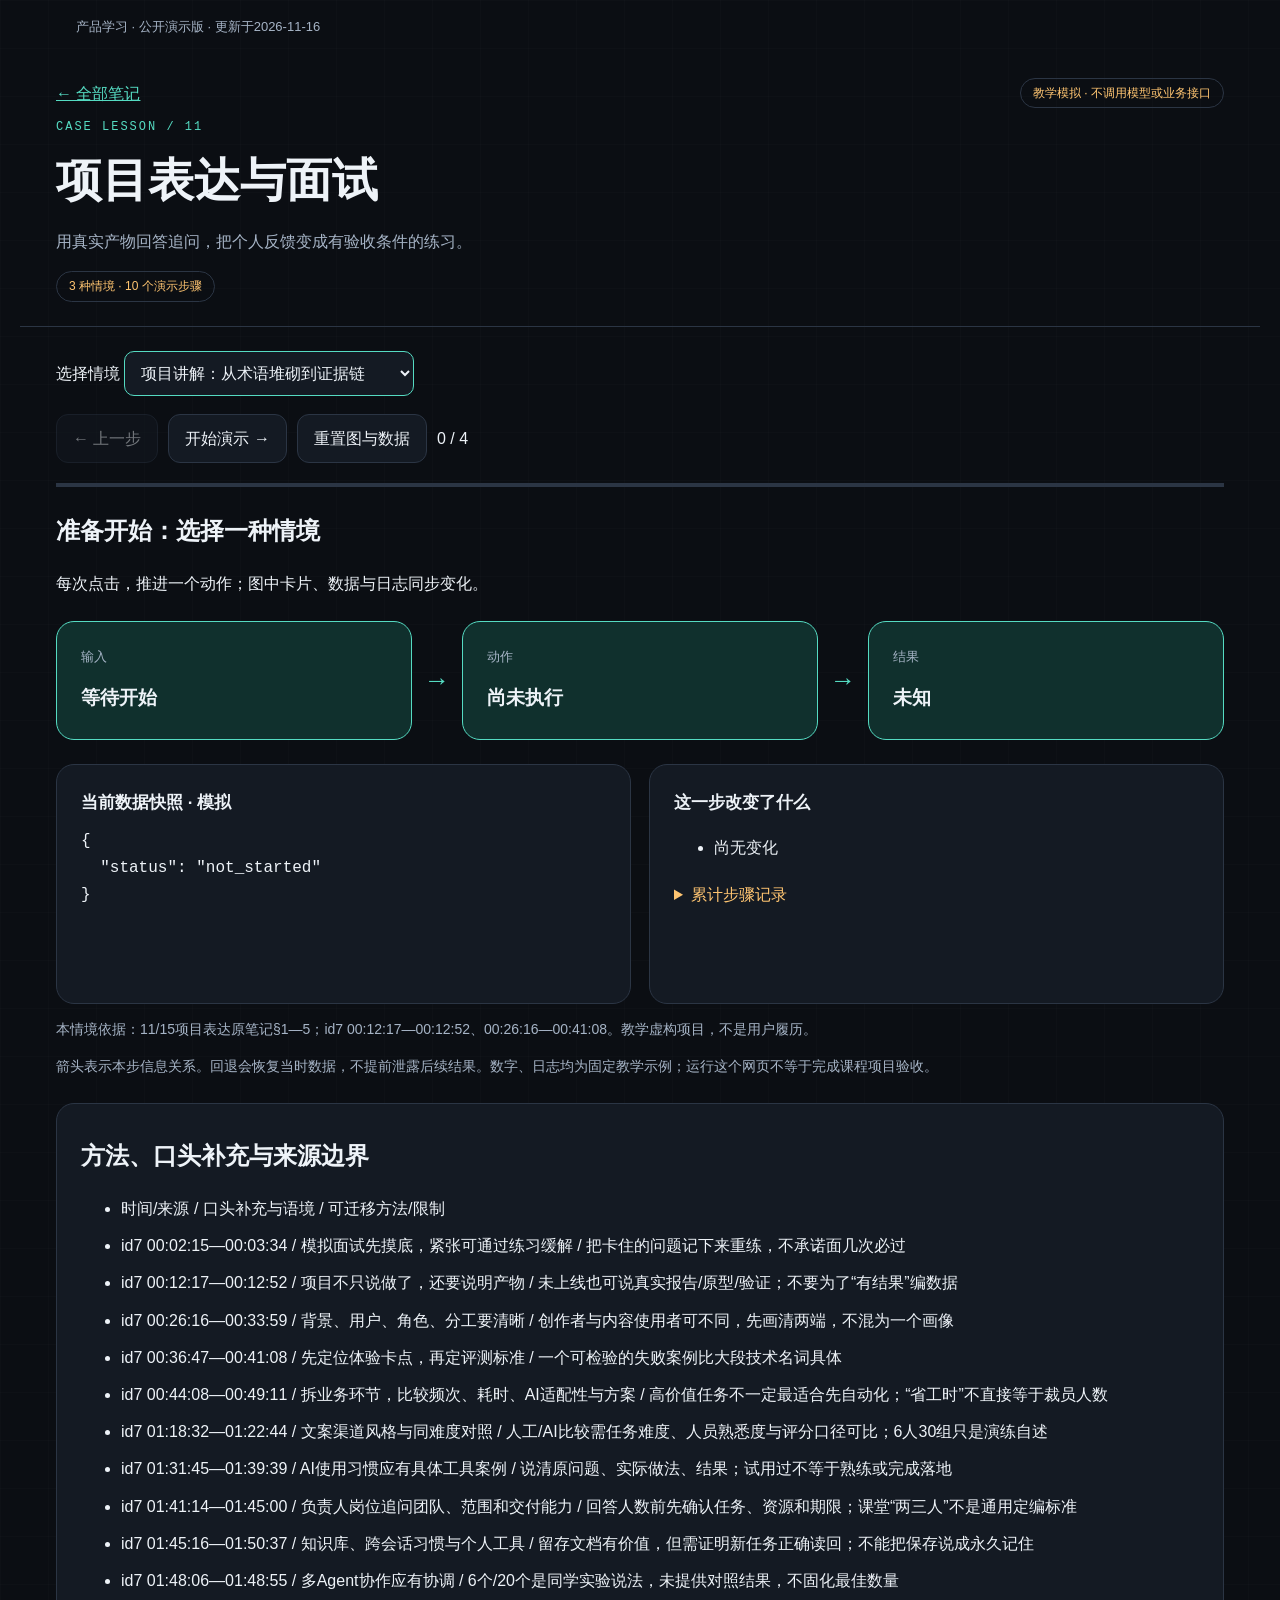
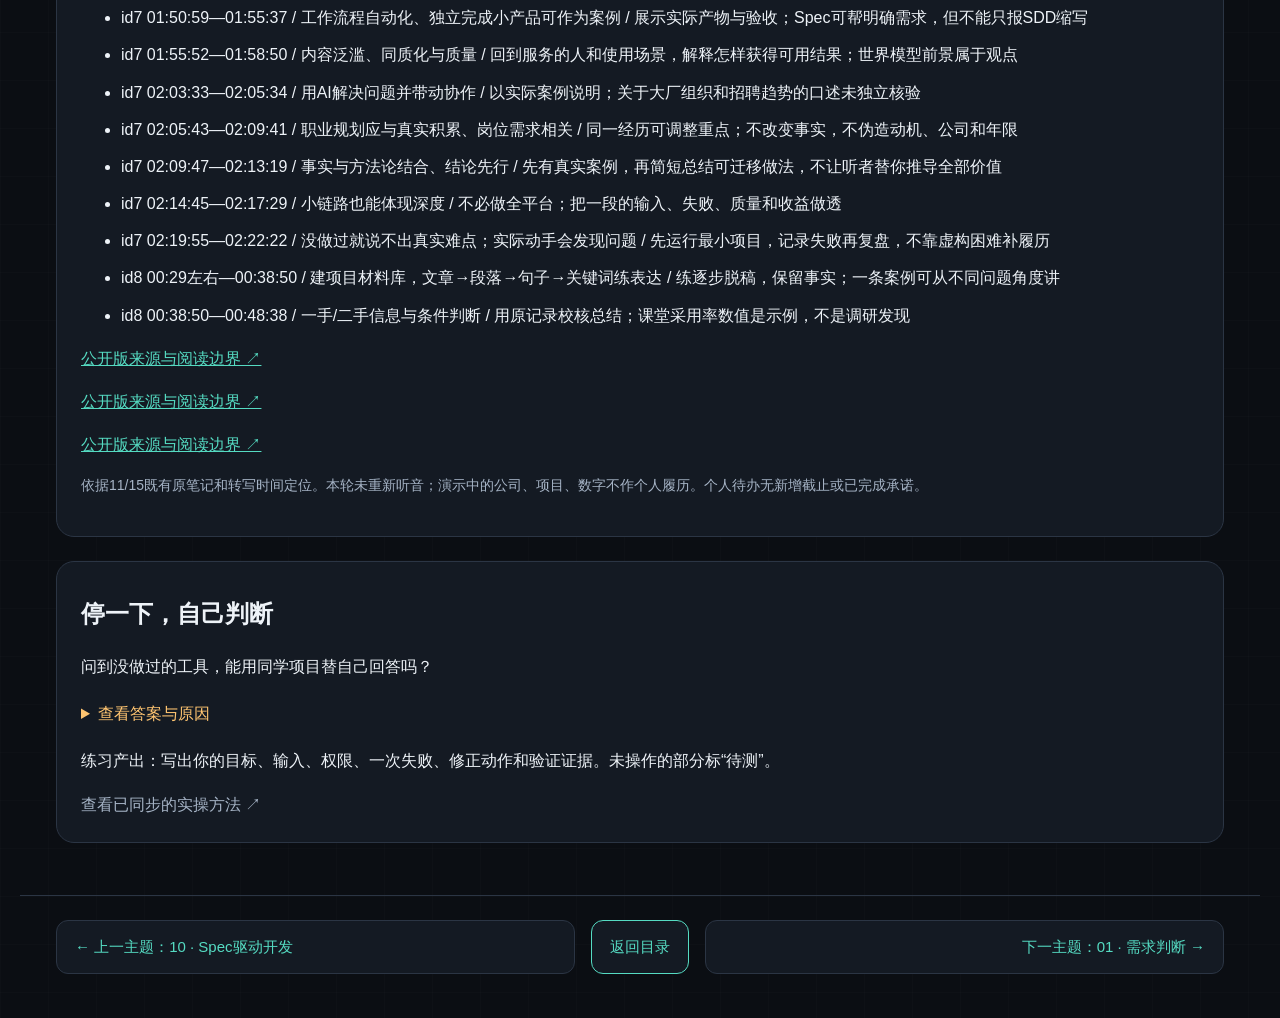
<file: 11-项目表达与面试SOP.html>
<!doctype html><html lang="zh-CN"><meta charset="utf-8"><meta name="viewport" content="width=device-width,initial-scale=1"><title>项目表达与面试 · 互动SOP</title><link rel="stylesheet" href="%E6%A0%B7%E5%BC%8F.css"><style>.new-graph{display:flex;align-items:stretch;gap:12px;margin:24px 0}.new-node{flex:1;min-width:0;border:1px solid #55dbc2;background:#10302d;border-radius:18px;padding:24px}.new-node small{display:block;color:#a6b4c6}.new-node strong{display:block;font-size:19px;margin-top:14px;overflow-wrap:anywhere}.new-arrow{align-self:center;color:#55dbc2;font-size:26px}pre{white-space:pre-wrap;overflow-wrap:anywhere;margin:0}select{max-width:100%;font:inherit;color:#eef3f8;background:#141a23;padding:12px;border:1px solid #55dbc2;border-radius:10px}.new-actions{display:flex;gap:10px;flex-wrap:wrap;align-items:center;margin:18px 0}.new-log{color:#a6b4c6}.new-data{min-height:240px}code{overflow-wrap:anywhere}li{margin:10px 0}@media(max-width:700px){.new-graph{flex-direction:column}.new-arrow{transform:rotate(90deg)}.new-node{padding:18px}.new-node strong{font-size:20px}}</style><link rel="stylesheet" href="%E4%B8%BB%E9%A2%98%E5%AF%BC%E8%88%AA.css"><body><div class="host-notice">产品学习 · 公开演示版 · 更新于2026-11-16</div><header><div class="top"><a href="%E5%BC%80%E5%A7%8B%E9%98%85%E8%AF%BB.html">← 全部笔记</a><span class="badge">教学模拟 · 不调用模型或业务接口</span></div><p class="eyebrow">CASE LESSON / 11</p><h1>项目表达与面试</h1><p class="sub">用真实产物回答追问，把个人反馈变成有验收条件的练习。</p><span class="badge">3 种情境 · 10 个演示步骤</span></header><main><section id="new-stage"><label for="new-mode">选择情境 </label><select id="new-mode"></select><div class="new-actions"><button id="new-prev">← 上一步</button><button id="new-next">开始演示 →</button><button id="new-reset">重置图与数据</button><span id="new-count"></span></div><div class="progress"><i id="new-progress"></i></div><h2 id="new-title" style="margin-top:24px"></h2><p id="new-explain" aria-live="polite"></p><div id="new-graph" class="new-graph" aria-label="当前输入动作结果图"></div><div class="bodygrid"><article class="box new-data"><h3>当前数据快照 · 模拟</h3><pre id="new-data-view"></pre></article><article class="box"><h3>这一步改变了什么</h3><ul id="new-changes"></ul><details><summary>累计步骤记录</summary><ol id="new-log" class="new-log"></ol></details></article></div><p id="new-source" class="caption"></p><p class="caption">箭头表示本步信息关系。回退会恢复当时数据，不提前泄露后续结果。数字、日志均为固定教学示例；运行这个网页不等于完成课程项目验收。</p></section><section class="box" style="margin-top:24px"><h2>方法、口头补充与来源边界</h2><ul><li>时间/来源 / 口头补充与语境 / 可迁移方法/限制</li><li>id7 00:02:15—00:03:34 / 模拟面试先摸底，紧张可通过练习缓解 / 把卡住的问题记下来重练，不承诺面几次必过</li><li>id7 00:12:17—00:12:52 / 项目不只说做了，还要说明产物 / 未上线也可说真实报告/原型/验证；不要为了“有结果”编数据</li><li>id7 00:26:16—00:33:59 / 背景、用户、角色、分工要清晰 / 创作者与内容使用者可不同，先画清两端，不混为一个画像</li><li>id7 00:36:47—00:41:08 / 先定位体验卡点，再定评测标准 / 一个可检验的失败案例比大段技术名词具体</li><li>id7 00:44:08—00:49:11 / 拆业务环节，比较频次、耗时、AI适配性与方案 / 高价值任务不一定最适合先自动化；“省工时”不直接等于裁员人数</li><li>id7 01:18:32—01:22:44 / 文案渠道风格与同难度对照 / 人工/AI比较需任务难度、人员熟悉度与评分口径可比；6人30组只是演练自述</li><li>id7 01:31:45—01:39:39 / AI使用习惯应有具体工具案例 / 说清原问题、实际做法、结果；试用过不等于熟练或完成落地</li><li>id7 01:41:14—01:45:00 / 负责人岗位追问团队、范围和交付能力 / 回答人数前先确认任务、资源和期限；课堂“两三人”不是通用定编标准</li><li>id7 01:45:16—01:50:37 / 知识库、跨会话习惯与个人工具 / 留存文档有价值，但需证明新任务正确读回；不能把保存说成永久记住</li><li>id7 01:48:06—01:48:55 / 多Agent协作应有协调 / 6个/20个是同学实验说法，未提供对照结果，不固化最佳数量</li><li>id7 01:50:59—01:55:37 / 工作流程自动化、独立完成小产品可作为案例 / 展示实际产物与验收；Spec可帮明确需求，但不能只报SDD缩写</li><li>id7 01:55:52—01:58:50 / 内容泛滥、同质化与质量 / 回到服务的人和使用场景，解释怎样获得可用结果；世界模型前景属于观点</li><li>id7 02:03:33—02:05:34 / 用AI解决问题并带动协作 / 以实际案例说明；关于大厂组织和招聘趋势的口述未独立核验</li><li>id7 02:05:43—02:09:41 / 职业规划应与真实积累、岗位需求相关 / 同一经历可调整重点；不改变事实，不伪造动机、公司和年限</li><li>id7 02:09:47—02:13:19 / 事实与方法论结合、结论先行 / 先有真实案例，再简短总结可迁移做法，不让听者替你推导全部价值</li><li>id7 02:14:45—02:17:29 / 小链路也能体现深度 / 不必做全平台；把一段的输入、失败、质量和收益做透</li><li>id7 02:19:55—02:22:22 / 没做过就说不出真实难点；实际动手会发现问题 / 先运行最小项目，记录失败再复盘，不靠虚构困难补履历</li><li>id8 00:29左右—00:38:50 / 建项目材料库，文章→段落→句子→关键词练表达 / 练逐步脱稿，保留事实；一条案例可从不同问题角度讲</li><li>id8 00:38:50—00:48:38 / 一手/二手信息与条件判断 / 用原记录校核总结；课堂采用率数值是示例，不是调研发现</li></ul><a href="来源说明.html">公开版来源与阅读边界 ↗</a><p><a href="来源说明.html">公开版来源与阅读边界 ↗</a></p><p><a href="来源说明.html">公开版来源与阅读边界 ↗</a></p><p class="caption">依据11/15既有原笔记和转写时间定位。本轮未重新听音；演示中的公司、项目、数字不作个人履历。个人待办无新增截止或已完成承诺。</p></section><section class="box" style="margin-top:24px"><h2>停一下，自己判断</h2><p>问到没做过的工具，能用同学项目替自己回答吗？</p><details><summary>查看答案与原因</summary><p>不能。说明理解与实际经历的边界，把缺口变成最小实践；有自己的输入、输出和核验记录后再谈成果。</p></details><p>练习产出：写出你的目标、输入、权限、一次失败、修正动作和验证证据。未操作的部分标“待测”。</p><a data-local-source="true" title="此原始材料保留在电脑或飞书；本网站未上传">查看已同步的实操方法 ↗</a></section></main><footer><nav class="topic-nav" aria-label="主题导航"><a href="10-Spec%E9%A9%B1%E5%8A%A8%E5%BC%80%E5%8F%91SOP.html">← 上一主题：10 · Spec驱动开发</a><a class="directory-link" href="%E5%BC%80%E5%A7%8B%E9%98%85%E8%AF%BB.html">返回目录</a><a href="01-%E9%9C%80%E6%B1%82%E5%88%A4%E6%96%ADSOP.html">下一主题：01 · 需求判断 →</a></nav></footer><script id="new-data" type="application/json">{"slug": "11-项目表达与面试SOP", "title": "项目表达与面试", "sub": "用真实产物回答追问，把个人反馈变成有验收条件的练习。", "source": "来源说明.html", "extra_sources": [], "modes": [{"id": "story", "label": "项目讲解：从术语堆砌到证据链", "source": "11/15项目表达原笔记§1—5；id7 00:12:17—00:12:52、00:26:16—00:41:08。教学虚构项目，不是用户履历。", "steps": [{"title": "01 先删除没有证据的成绩", "explain": "原稿写“我用Agent让效率提升80%”。未提供基线、样本和本人职责，先标为无依据，不帮忙补造数字。 边界：老师肯定表达不等于核实履历。", "nodes": [["原稿", "Agent提升80%"], ["证据缺口", "旧方法耗时 / 同任务样本 / 本人职责"], ["处理", "删除无依据成绩"]], "payload": {"本步结论": "课程演练、原型和真实上线应分别命名", "对象与状态": {"原稿": ["Agent提升80%"], "证据缺口": ["旧方法耗时", "同任务样本", "本人职责"], "处理": ["删除无依据成绩"]}}}, {"title": "02 说清用户、任务和自己的动作", "explain": "教学项目改为：为社团活动生成招新海报原型；本人定义日期地点校验、输入表单和验收，团队他人负责生成接口。 边界：示例角色分工不能直接替换成你的真实经历。", "nodes": [["用户/任务", "社团活动组织者 / 招新海报"], ["本人贡献", "输入规则 / 信息校验 / 验收记录"], ["他人负责", "生成接口"]], "payload": {"本步结论": "团队完成的事不能全部写成本人主导", "对象与状态": {"用户/任务": ["社团活动组织者", "招新海报"], "本人贡献": ["输入规则", "信息校验", "验收记录"], "他人负责": ["生成接口"]}}}, {"title": "03 用一个失败串起改动与复测", "explain": "模拟原结果把活动日期改错；追到日期交给模型自由生成，改为确认字段单独排版。保留输入、旧输出、改动与同口径复测。 边界：只改好一道题，不能宣称系统准确率大幅提升。", "nodes": [["失败证据", "日期被改写"], ["修改动作", "确认字段单独排版"], ["模拟复测", "原题正确 / 边界题待测"]], "payload": {"本步结论": "失败→归因证据→修改→复测→当前限制", "对象与状态": {"失败证据": ["日期被改写"], "修改动作": ["确认字段单独排版"], "模拟复测": ["原题正确", "边界题待测"]}}}, {"title": "04 收成两分钟主线，再准备追问", "explain": "背景、职责、动作、证据、限制组成主线。STAR帮助组织，方法论来自真实过程而不是新造名词。 边界：未上线也可展示真实报告或原型，不能编造上线成绩。", "nodes": [["主线", "服务谁/痛点 / 我做什么/为什么 / 实际产物/限制"], ["追问证据", "输入输出 / 方案比较 / 失败记录"], ["当前阶段", "原型验证 / 未证明业务收益"]], "payload": {"本步结论": "完成标准：别人能复述任务、本人贡献、证据和限制", "对象与状态": {"主线": ["服务谁/痛点", "我做什么/为什么", "实际产物/限制"], "追问证据": ["输入输出", "方案比较", "失败记录"], "当前阶段": ["原型验证", "未证明业务收益"]}}}]}, {"id": "followup", "label": "追问演练：问MCP，怎样不答偏？", "source": "11/15项目表达§6—8；通用教学练习。", "steps": [{"title": "01 识别题目实际在问什么", "explain": "问题是“你用MCP做过什么？”回答“AI行业前景很好”没有说明实际接入和结果。 边界：不能靠术语数量代替实践深度。", "nodes": [["面试问题", "MCP实际实践"], ["偏题回答", "泛讲行业前景"], ["需要证据", "工具 / 参数 / 返回 / 验证"]], "payload": {"本步结论": "先答题目，再展开背景", "对象与状态": {"面试问题": ["MCP实际实践"], "偏题回答": ["泛讲行业前景"], "需要证据": ["工具", "参数", "返回", "验证"]}}}, {"title": "02 没做过与做过分别回答", "explain": "如未实践，明确“目前只理解概念，接入待做”；有记录才说工具名称、输入、返回和异常测试。示例先保持待做状态。 边界：MCP、Tool、API和Skill分工不同，能解释不等于已配置。", "nodes": [["当前证据", "未提供接入日志"], ["可诚实回答", "了解概念 / 实际接入待验证"], ["不能说", "已落地并提效"]], "payload": {"本步结论": "缺事实时保留未知，不让AI填经历", "对象与状态": {"当前证据": ["未提供接入日志"], "可诚实回答": ["了解概念", "实际接入待验证"], "不能说": ["已落地并提效"]}}}, {"title": "03 把卡点变成最小练习", "explain": "选择只读工具，保留发现、参数校验、权限、返回、业务验证证据。本文不实际连接工具或修改系统。 边界：没有运行不能把计划改成完成。", "nodes": [["练习计划", "发现一个只读工具 / 合法输入/错参测试"], ["验收记录", "输入与返回 / 权限与失败 / 结果可核对"], ["状态", "待你实际操作"]], "payload": {"本步结论": "下次以真实记录回答：做了什么、遇到什么、怎样验", "对象与状态": {"练习计划": ["发现一个只读工具", "合法输入/错参测试"], "验收记录": ["输入与返回", "权限与失败", "结果可核对"], "状态": ["待你实际操作"]}}}]}, {"id": "comparison", "label": "项目取舍：人工基线、AI与未测项", "source": "11/15项目表达§3—7；id7 00:44:08—00:49:11、01:18:32—01:22:44。数据为教学假设。", "steps": [{"title": "01 比较前先对齐任务和质量", "explain": "教学同一活动资料、同尺寸海报；人工与AI辅助采用同一准确性和可用性标准。不能用简单AI任务对困难人工任务。 边界：不是先定AI胜出，再挑有利样本。", "nodes": [["共同输入", "活动资料 / 同尺寸"], ["共同标准", "文字准确 / 主体清楚"], ["比较方式", "人工 / AI辅助"]], "payload": {"本步结论": "任务难度、熟悉度和评分标准尽量可比", "对象与状态": {"共同输入": ["活动资料", "同尺寸"], "共同标准": ["文字准确", "主体清楚"], "比较方式": ["人工", "AI辅助"]}}}, {"title": "02 把生成、返工和审核都计入", "explain": "教学人工20分钟；AI生成2分钟、返工12分钟、审核4分钟，共18分钟。不能只用2分钟宣称提效90%。 边界：这不是用户或课堂实际成绩。", "nodes": [["人工总耗时", "20分钟"], ["AI辅助", "2生成 + 12返工 + 4审核 / 18分钟"], ["同口径差值", "省2分钟 / 相对减少10%"]], "payload": {"本步结论": "总耗时含人工干预；单次示例仍不能推广", "对象与状态": {"人工总耗时": ["20分钟"], "AI辅助": ["2生成 + 12返工 + 4审核", "18分钟"], "同口径差值": ["省2分钟", "相对减少10%"]}}}, {"title": "03 保留质量与适用范围再决定", "explain": "教学两者文字准确，但AI版本质量仍需目标用户判断；费用、批量稳定性未测。只保留候选，不推出裁员或大规模部署。 边界：省工时不能直接换算成裁员人数。", "nodes": [["已核教学项", "文字准确 / 本次总耗时"], ["待验证", "采用 / 成本 / 批量稳定性"], ["下一步", "同标准多样本验证"]], "payload": {"本步结论": "选择取决于质量、成本、控制性与真实用户任务", "对象与状态": {"已核教学项": ["文字准确", "本次总耗时"], "待验证": ["采用", "成本", "批量稳定性"], "下一步": ["同标准多样本验证"]}}}]}], "notes": ["时间/来源 / 口头补充与语境 / 可迁移方法/限制", "id7 00:02:15—00:03:34 / 模拟面试先摸底，紧张可通过练习缓解 / 把卡住的问题记下来重练，不承诺面几次必过", "id7 00:12:17—00:12:52 / 项目不只说做了，还要说明产物 / 未上线也可说真实报告/原型/验证；不要为了“有结果”编数据", "id7 00:26:16—00:33:59 / 背景、用户、角色、分工要清晰 / 创作者与内容使用者可不同，先画清两端，不混为一个画像", "id7 00:36:47—00:41:08 / 先定位体验卡点，再定评测标准 / 一个可检验的失败案例比大段技术名词具体", "id7 00:44:08—00:49:11 / 拆业务环节，比较频次、耗时、AI适配性与方案 / 高价值任务不一定最适合先自动化；“省工时”不直接等于裁员人数", "id7 01:18:32—01:22:44 / 文案渠道风格与同难度对照 / 人工/AI比较需任务难度、人员熟悉度与评分口径可比；6人30组只是演练自述", "id7 01:31:45—01:39:39 / AI使用习惯应有具体工具案例 / 说清原问题、实际做法、结果；试用过不等于熟练或完成落地", "id7 01:41:14—01:45:00 / 负责人岗位追问团队、范围和交付能力 / 回答人数前先确认任务、资源和期限；课堂“两三人”不是通用定编标准", "id7 01:45:16—01:50:37 / 知识库、跨会话习惯与个人工具 / 留存文档有价值，但需证明新任务正确读回；不能把保存说成永久记住", "id7 01:48:06—01:48:55 / 多Agent协作应有协调 / 6个/20个是同学实验说法，未提供对照结果，不固化最佳数量", "id7 01:50:59—01:55:37 / 工作流程自动化、独立完成小产品可作为案例 / 展示实际产物与验收；Spec可帮明确需求，但不能只报SDD缩写", "id7 01:55:52—01:58:50 / 内容泛滥、同质化与质量 / 回到服务的人和使用场景，解释怎样获得可用结果；世界模型前景属于观点", "id7 02:03:33—02:05:34 / 用AI解决问题并带动协作 / 以实际案例说明；关于大厂组织和招聘趋势的口述未独立核验", "id7 02:05:43—02:09:41 / 职业规划应与真实积累、岗位需求相关 / 同一经历可调整重点；不改变事实，不伪造动机、公司和年限", "id7 02:09:47—02:13:19 / 事实与方法论结合、结论先行 / 先有真实案例，再简短总结可迁移做法，不让听者替你推导全部价值", "id7 02:14:45—02:17:29 / 小链路也能体现深度 / 不必做全平台；把一段的输入、失败、质量和收益做透", "id7 02:19:55—02:22:22 / 没做过就说不出真实难点；实际动手会发现问题 / 先运行最小项目，记录失败再复盘，不靠虚构困难补履历", "id8 00:29左右—00:38:50 / 建项目材料库，文章→段落→句子→关键词练表达 / 练逐步脱稿，保留事实；一条案例可从不同问题角度讲", "id8 00:38:50—00:48:38 / 一手/二手信息与条件判断 / 用原记录校核总结；课堂采用率数值是示例，不是调研发现"], "reading_note": "依据11/15既有原笔记和转写时间定位。本轮未重新听音；演示中的公司、项目、数字不作个人履历。个人待办无新增截止或已完成承诺。", "quiz": {"question": "问到没做过的工具，能用同学项目替自己回答吗？", "answer": "不能。说明理解与实际经历的边界，把缺口变成最小实践；有自己的输入、输出和核验记录后再谈成果。"}}</script><script src="%E6%96%B0%E5%A2%9E%E8%AF%BE%E7%A8%8B%E6%BC%94%E7%A4%BA.js"></script></body></html><style>.host-notice{max-width:1168px;margin:16px auto;padding:0 20px;font-size:13px;color:#a6b4c6}[data-local-source]{color:#a6b4c6;cursor:help}img{max-width:100%}</style>
</file>
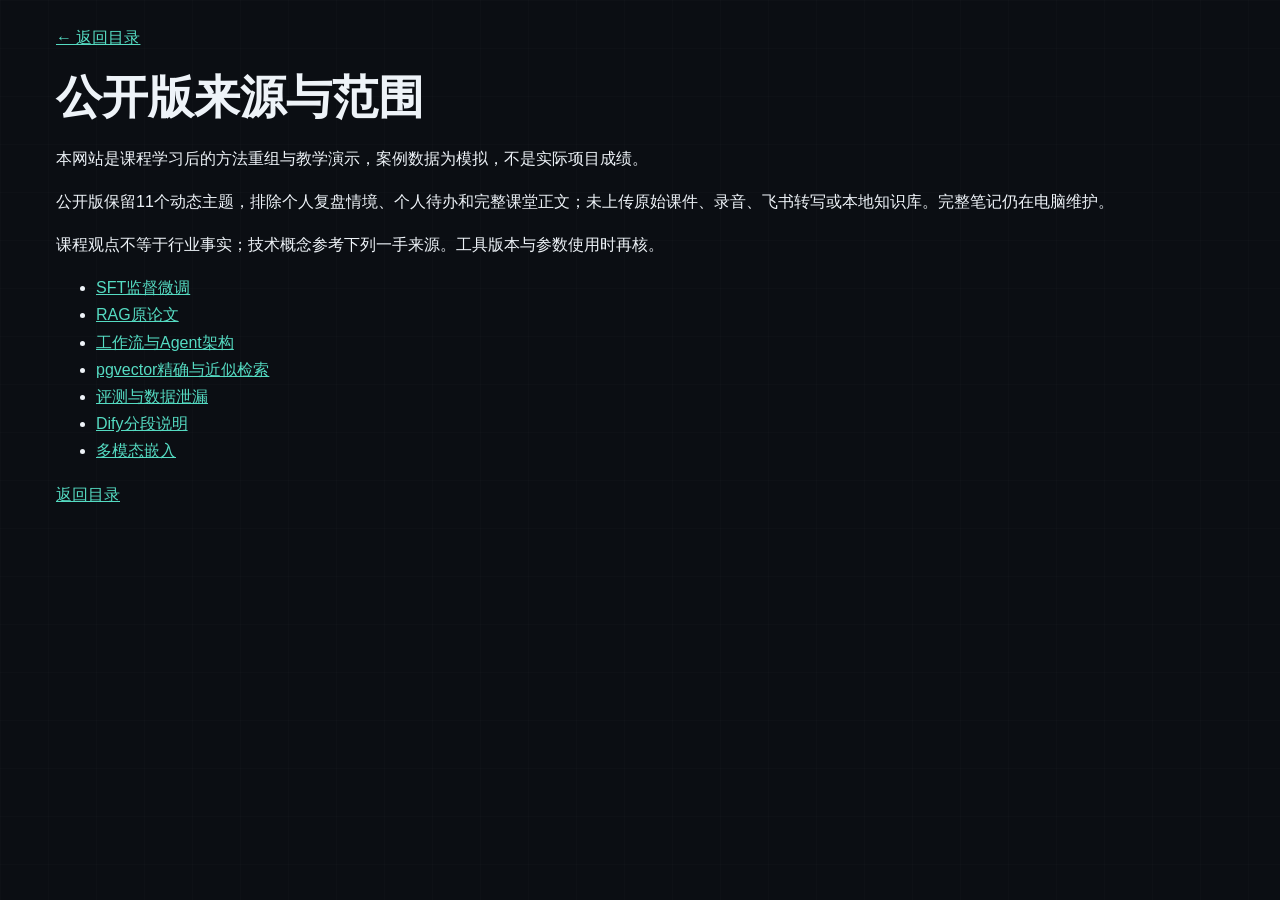
<file: 来源说明.html>
<!doctype html><html lang="zh-CN"><meta charset="utf-8"><meta name="viewport" content="width=device-width,initial-scale=1"><title>公开版来源与范围</title><link rel="stylesheet" href="样式.css"><body><main><a href="index.html">← 返回目录</a><h1>公开版来源与范围</h1><p>本网站是课程学习后的方法重组与教学演示，案例数据为模拟，不是实际项目成绩。</p><p>公开版保留11个动态主题，排除个人复盘情境、个人待办和完整课堂正文；未上传原始课件、录音、飞书转写或本地知识库。完整笔记仍在电脑维护。</p><p>课程观点不等于行业事实；技术概念参考下列一手来源。工具版本与参数使用时再核。</p><ul><li><a href="https://huggingface.co/docs/trl/sft_trainer">SFT监督微调</a></li><li><a href="https://arxiv.org/abs/2005.11401">RAG原论文</a></li><li><a href="https://www.anthropic.com/research/building-effective-agents">工作流与Agent架构</a></li><li><a href="https://github.com/pgvector/pgvector">pgvector精确与近似检索</a></li><li><a href="https://scikit-learn.org/stable/common_pitfalls.html#data-leakage">评测与数据泄漏</a></li><li><a href="https://docs.dify.ai/en/cloud/use-dify/knowledge/create-knowledge/chunking-and-cleaning-text">Dify分段说明</a></li><li><a href="https://docs.cloud.google.com/gemini-enterprise-agent-platform/models/embeddings/get-multimodal-embeddings">多模态嵌入</a></li></ul><a href="index.html">返回目录</a></main></body></html>
</file>
<file: 样式.css>
:root{color-scheme:dark;--bg:#0b0e13;--panel:#141a23;--line:#2b3544;--ink:#eef3f8;--muted:#a6b4c6;--teal:#55dbc2;--blue:#7faaff;--amber:#ffc571}*{box-sizing:border-box}body{margin:0;background:var(--bg);color:var(--ink);font:16px/1.7 -apple-system,BlinkMacSystemFont,"PingFang SC",sans-serif;background-image:linear-gradient(#ffffff03 1px,transparent 1px),linear-gradient(90deg,#ffffff03 1px,transparent 1px);background-size:48px 48px}a{color:var(--teal)}button,input,textarea{font:inherit}button,a{touch-action:manipulation}button{cursor:pointer;border:1px solid var(--line);border-radius:12px;background:var(--panel);color:var(--ink);padding:10px 16px}button:hover{border-color:var(--teal)}button:focus-visible,a:focus-visible,textarea:focus-visible{outline:3px solid var(--amber);outline-offset:3px}button:disabled{opacity:.45;cursor:default}header,main,footer{max-width:1240px;margin:auto;padding:24px 36px}header{border-bottom:1px solid var(--line)}.top{display:flex;justify-content:space-between;align-items:center;gap:20px}.eyebrow{color:var(--teal);font:12px ui-monospace,monospace;letter-spacing:2px}h1{font-size:clamp(30px,4vw,46px);line-height:1.25;margin:18px 0}h2{font-size:24px;margin:8px 0 18px}h3{font-size:17px;margin:0 0 10px}.sub,.muted{color:var(--muted)}.sub{max-width:850px}.badge{display:inline-block;border:1px solid var(--line);border-radius:30px;padding:4px 12px;font-size:12px;color:var(--amber)}.tabs{display:flex;gap:8px;flex-wrap:wrap;margin-top:24px}.tabs [aria-selected=true]{background:#15382f;border-color:var(--teal);color:var(--teal)}[hidden]{display:none!important}.cards{display:grid;grid-template-columns:repeat(3,minmax(0,1fr));gap:18px}.card,.box{background:var(--panel);border:1px solid var(--line);border-radius:18px;padding:24px;min-width:0}.card{display:block;text-decoration:none;color:var(--ink);transition:transform .2s}.card:hover{transform:translateY(-4px);border-color:var(--teal)}.card p{color:var(--muted);font-size:15px}.n{color:var(--teal);font:14px ui-monospace,monospace}.map{display:grid;grid-template-columns:repeat(3,minmax(0,1fr));gap:20px;margin:24px 0}.node{padding:22px;border:1px solid var(--line);border-radius:16px;background:var(--panel);text-align:left;min-height:110px}.node b{display:block;font-size:20px}.node span{color:var(--teal);font-size:12px}.node.active{border-color:var(--amber);background:#33271b}.lab{display:grid;grid-template-columns:235px minmax(0,1fr);gap:24px;margin-top:22px}.rail{display:flex;flex-direction:column;gap:10px}.rail button{text-align:left}.rail button.active{border-color:var(--amber);color:var(--amber)}.rail button.done{border-color:#397566}.bodygrid{display:grid;grid-template-columns:1fr 1fr;gap:18px}.log{background:#090d12;border:1px solid var(--line);border-radius:12px;padding:16px;margin:18px 0;color:var(--teal);white-space:pre-wrap;overflow-wrap:anywhere}.bad{color:#ffacac;border-left:3px solid #dc7c7c;padding-left:14px}.good{color:var(--teal);border-left:3px solid var(--teal);padding-left:14px}.controls{display:flex;gap:10px;align-items:center;flex-wrap:wrap;margin-top:20px}.progress{height:4px;background:var(--line);margin-top:20px}.progress i{display:block;background:var(--teal);height:100%;transition:width .2s}.caption{font-size:14px;color:var(--muted)}.figure{display:block;width:100%;border-radius:14px;margin:20px 0}.oral li{margin:12px 0}textarea{width:100%;min-height:175px;color:var(--ink);background:#090d12;border:1px solid var(--line);padding:16px;border-radius:12px;resize:vertical}.feedback{margin:16px 0;padding:18px;background:#183229;border-radius:12px}footer{font-size:13px;color:var(--muted);border-top:1px solid var(--line);margin-top:28px}.choices{display:grid;gap:10px}.choices button{text-align:left}.sources a{display:block;overflow-wrap:anywhere;margin:10px 0}details{margin:20px 0}summary{cursor:pointer;color:var(--amber)}@media(max-width:760px){header,main,footer{padding:20px}.cards,.map{grid-template-columns:1fr 1fr}.lab,.bodygrid{grid-template-columns:1fr}.rail{display:grid;grid-template-columns:1fr 1fr}.top{align-items:flex-start}.box{padding:18px}}@media(max-width:420px){.cards,.map{grid-template-columns:1fr}.top{flex-wrap:wrap}}@media(prefers-reduced-motion:reduce){*{transition:none!important}}@media print{body{background:white;color:black}.tabs,.controls,.rail,button{display:none}section[hidden]{display:block!important}.box,.card,.node{background:white;color:black;border-color:#aaa}.muted,.sub,.caption{color:#444}header,main{max-width:none}.lab,.bodygrid{display:block}.log{background:#eee;color:black}.bad,.good{color:black}}
</file>
